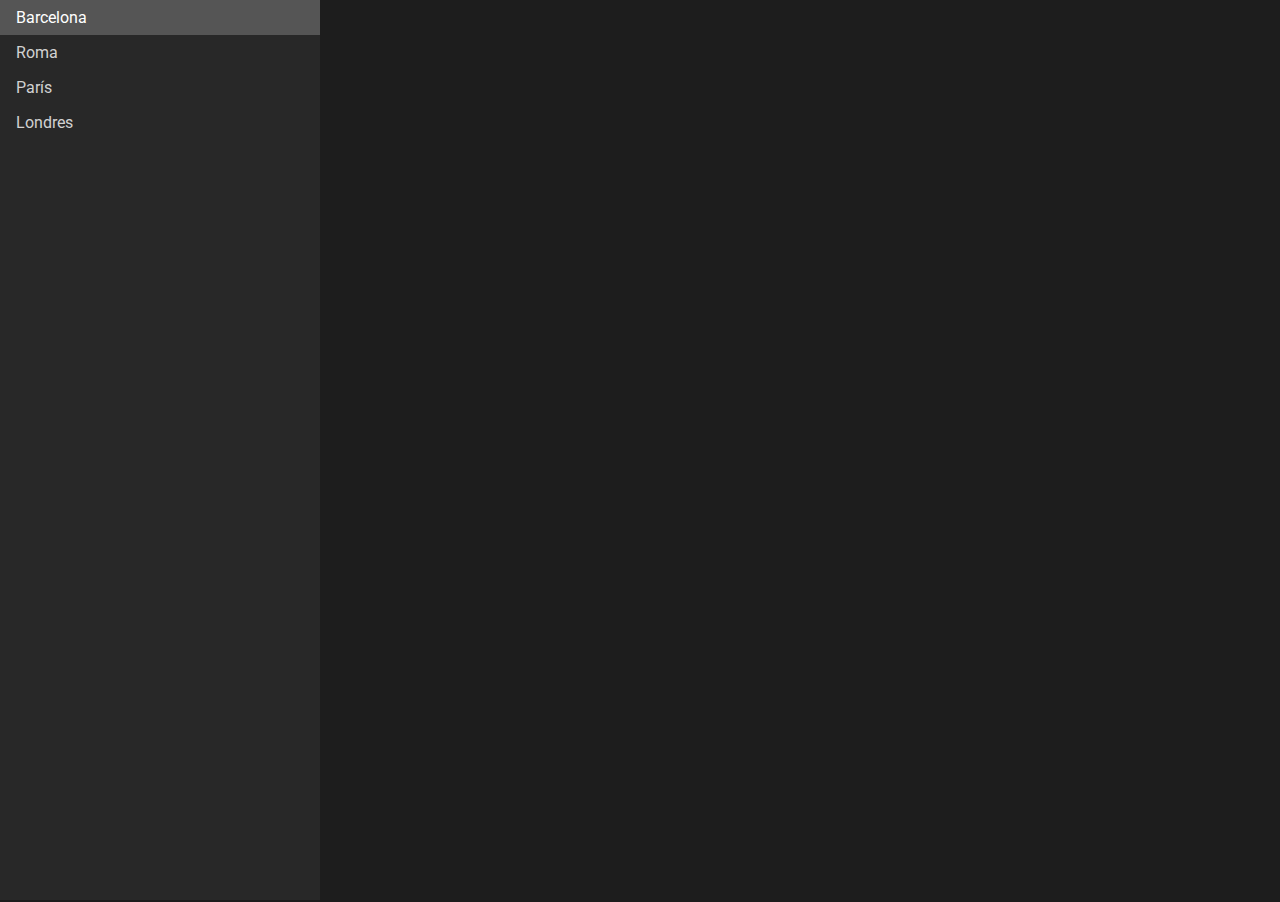
<file: aplicacion-venta-de-viajes-con-js/index.html>
<!DOCTYPE html>
<html lang="en">

<head>
    <meta charset="UTF-8">
    <meta http-equiv="X-UA-Compatible" content="IE=edge">
    <meta name="viewport" content="width=device-width, initial-scale=1.0">
    <link rel="stylesheet" href="css/style.css">
    <link rel="icon" href="images/icono.png" type="image/x-icon">
    <link rel="preconnect" href="https://fonts.googleapis.com">
    <link rel="preconnect" href="https://fonts.gstatic.com" crossorigin>
    <link href="https://fonts.googleapis.com/css2?family=Roboto:ital,wght@0,400;1,100&display=swap" rel="stylesheet">
    <title>Navegación con Javascript</title>
</head>

<body>
    <div>
        <ul class="listaDestinos">
            <li class="destino"><a class="linkDestino">Barcelona</a></li>
            <li class="destino"><a class="linkDestino">Roma</a></li>
            <li class="destino"><a class="linkDestino">París</a></li>
            <li class="destino"><a class="linkDestino">Londres</a></li>
        </ul>
    </div>

    <div class="contenedor">
        <h2 id="titulo"></h2>
        <h3 id="subtitulo"></h3>
        <p id="parrafo"></p>
        <div class="contenedorImagen">
            <img id="imagen" class="oculto">
        </div>
    </div>

    <script type="module" src="js/script.js"></script>
</body>

</html>
</file>
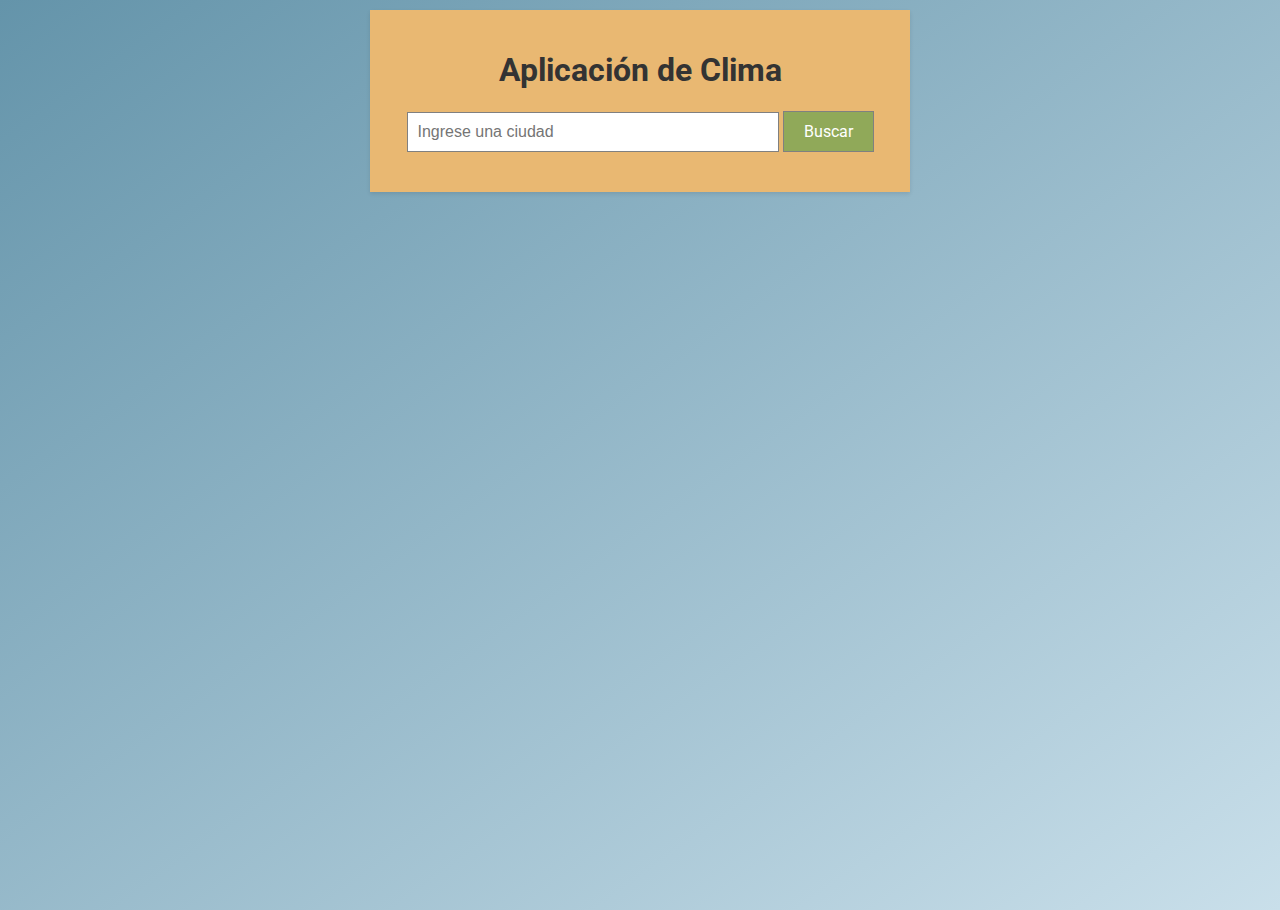
<file: app-clima-js/index.html>
<!DOCTYPE html>
<html lang="en">

<head>
  <meta charset="UTF-8">
  <meta http-equiv="X-UA-Compatible" content="IE=edge">
  <meta name="viewport" content="width=device-width, initial-scale=1.0">
  <link rel="stylesheet" href="css/style.css">
  <link rel="icon" href="images/icono.png" type="image/x-icon">
  <link rel="preconnect" href="https://fonts.googleapis.com">
  <link rel="preconnect" href="https://fonts.gstatic.com" crossorigin>
  <link href="https://fonts.googleapis.com/css2?family=Roboto:ital,wght@0,400;1,100&display=swap" rel="stylesheet">
  <title>Aplicación del Clima</title>
</head>

<body>
  <div class="contenedor">
    <h1>Aplicación de Clima</h1>
    <input type="text" id="ciudadEntrada" placeholder="Ingrese una ciudad">
    <button id="botonBusqueda">Buscar</button>
    <div id="datosClima"></div>
  </div>
  <script src="js/script.js"></script>
</body>

</html>
</file>
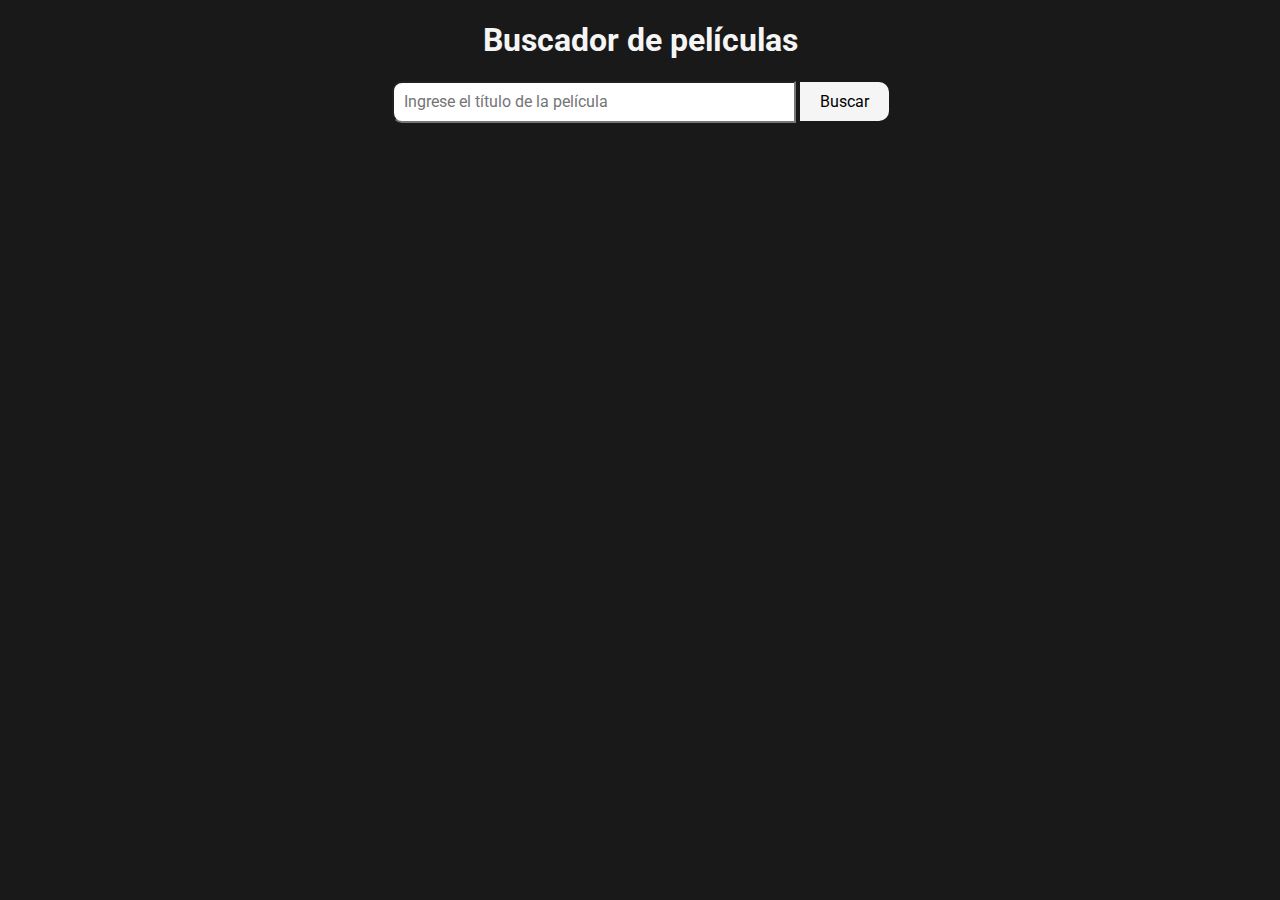
<file: app-peliculas-js/index.html>
<!DOCTYPE html>
<html lang="en">

<head>
  <meta charset="UTF-8">
  <meta http-equiv="X-UA-Compatible" content="IE=edge">
  <meta name="viewport" content="width=device-width, initial-scale=1.0">
  <link rel="stylesheet" href="css/style.css">
  <link rel="icon" href="images/icono.jpg" type="image/x-icon">
  <link rel="preconnect" href="https://fonts.googleapis.com">
  <link rel="preconnect" href="https://fonts.gstatic.com" crossorigin>
  <link href="https://fonts.googleapis.com/css2?family=Roboto:ital,wght@0,400;1,100&display=swap" rel="stylesheet">
  <title>Buscador de películas</title>
</head>

<body>
  <div class="container">
    <h1>Buscador de películas</h1>
    <input type="text" id="searchInput" placeholder="Ingrese el título de la película">
    <button id="searchButton">Buscar</button>
    <div id="results"></div>
  </div>

  <script src="js/script.js"></script>
</body>

</html>
</file>
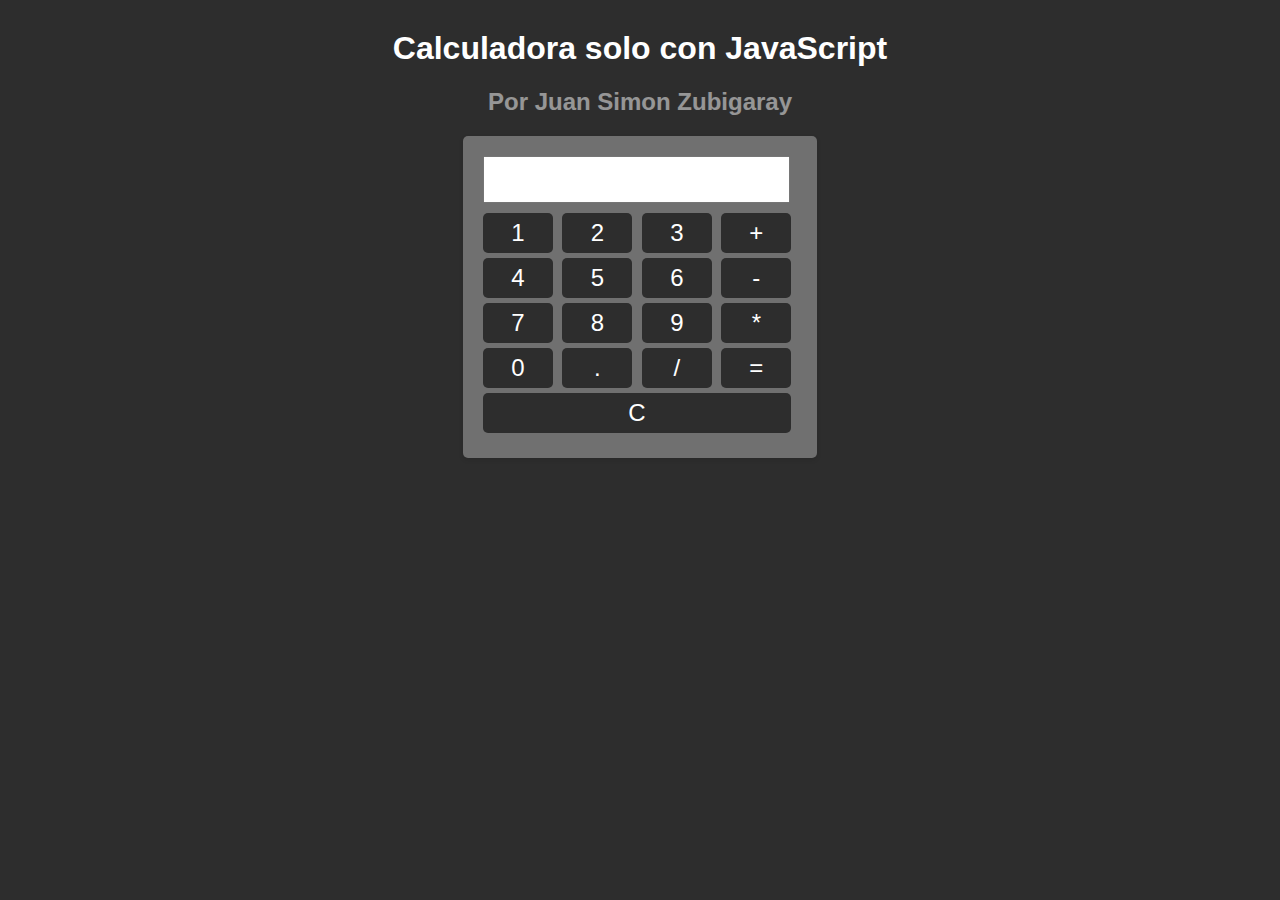
<file: calculadora-solo-con-js/index.html>
<!DOCTYPE html>
<html lang="en">

<head>
    <meta charset="UTF-8">
    <meta http-equiv="X-UA-Compatible" content="IE=edge">
    <meta name="viewport" content="width=device-width, initial-scale=1.0">
    <title>Calculadora</title>
    <link rel="icon" href="images/icono.png" type="image/x-icon">
    <link rel="stylesheet" href="css/style.css">
    <link rel="preconnect" href="https://fonts.googleapis.com">
    <link rel="preconnect" href="https://fonts.gstatic.com" crossorigin>
    <link href="https://fonts.googleapis.com/css2?family=Roboto:ital,wght@0,400;1,100&display=swap" rel="stylesheet">
</head>

<body>
    <h1>Calculadora solo con JavaScript</h1>
    <h2>Por Juan Simon Zubigaray</h2>
    <div class="calculadora">
        <input type="text" id="pantalla" readonly>
        <br>
        <input type="button" value="1" class="btn-num">
        <input type="button" value="2" class="btn-num">
        <input type="button" value="3" class="btn-num">
        <input type="button" value="+" class="btn-num">
        <br>
        <input type="button" value="4" class="btn-num">
        <input type="button" value="5" class="btn-num">
        <input type="button" value="6" class="btn-num">
        <input type="button" value="-" class="btn-num">
        <br>
        <input type="button" value="7" class="btn-num">
        <input type="button" value="8" class="btn-num">
        <input type="button" value="9" class="btn-num">
        <input type="button" value="*" class="btn-num">
        <br>
        <input type="button" value="0" class="btn-num">
        <input type="button" value="." class="btn-num">
        <input type="button" value="/" class="btn-num">
        <input type="button" value="=" class="btn-calc">
        <br>
        <input type="button" value="C" class="btn-rein">
    </div>

    <script src="js/script.js"></script>
</body>

</html>
</file>
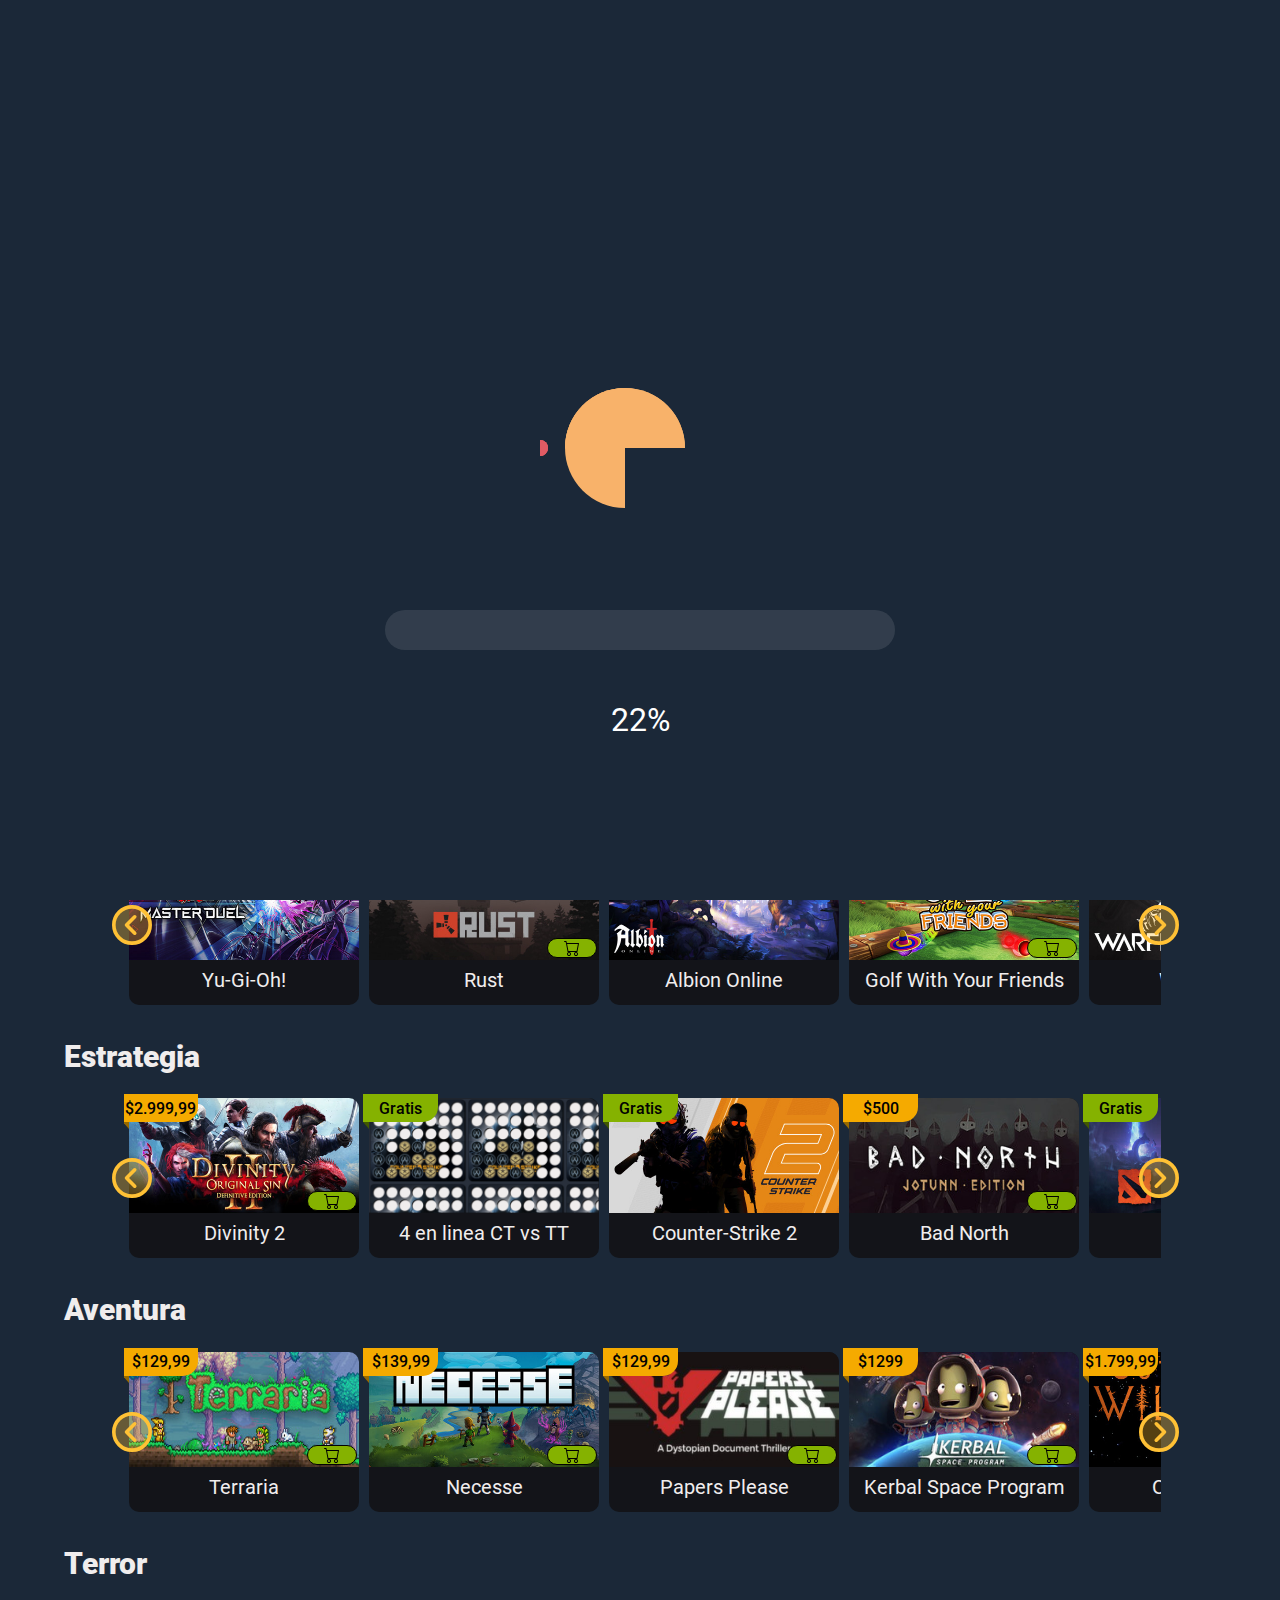
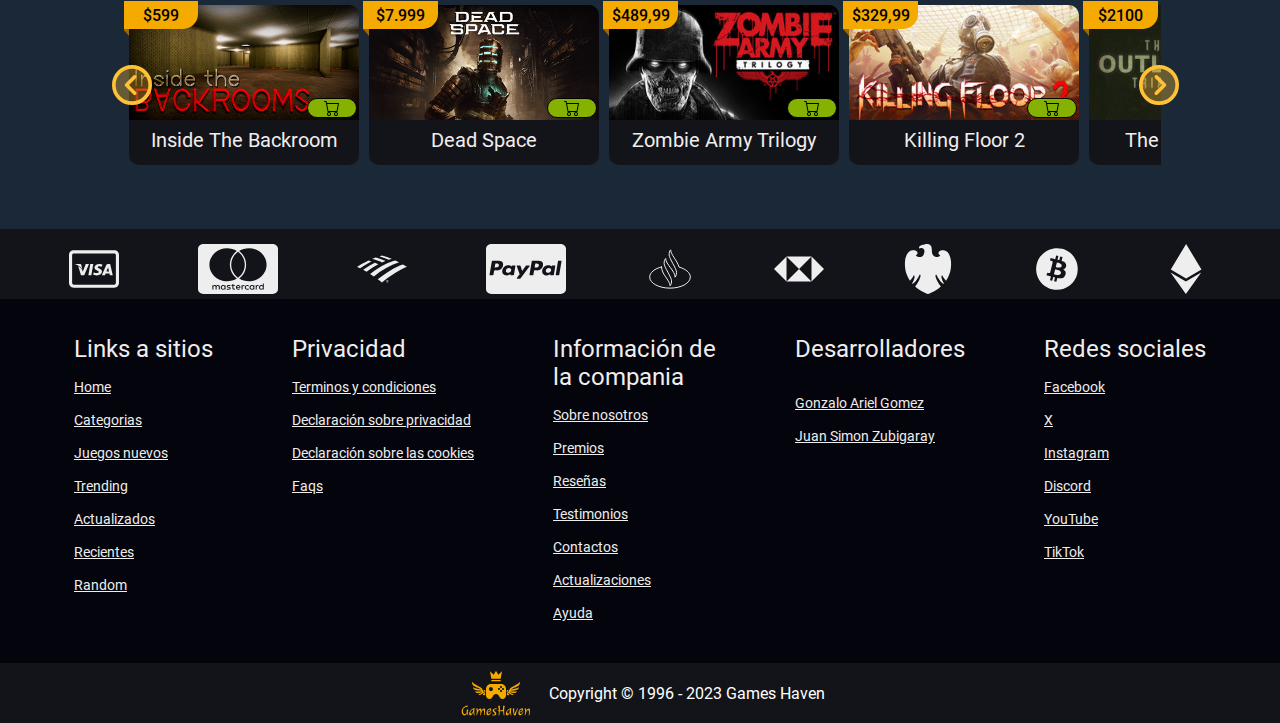
<file: GamesHaven/index.html>
<!DOCTYPE html>
<html lang="en">

<head>
    <meta charset="UTF-8">
    <meta name="viewport" content="width=device-width, initial-scale=1.0">
    <title>GamesHaven</title>
    <link rel="stylesheet" href="css/style.css">
    <link rel="icon" href="images/icons/Favicon.png" type="png">
</head>

<body>
    <div class="overlay">
        <div class="contenedor-spinner">
            <div class="loadingio-spinner-bean-eater-2c1bqqrcco2">
                <div class="ldio-czz9f8mv5u">
                    <div>
                        <div></div>
                        <div></div>
                        <div></div>
                    </div>
                    <div>
                        <div></div>
                        <div></div>
                        <div></div>
                    </div>
                </div>
            </div>

        </div>

        <div class="contenedor-barra">
            <div class="progress">
                <div class="progress-value"></div>
            </div>
        </div>

        <div class="loader-container">
            <div class="percentage" id="percentage">0%</div>
        </div>
    </div>
    <header class="headerMobile">
        <nav class="menu-hamburguesa">
            <input type="checkbox" class="toggler">
            <div class="hamburger">
                <div></div>
            </div>
            <div class="menu">
                <div>
                    <ul>
                        <li class="sombraMenu"><img src="images/icons/ico-accion.svg" alt="accion"><a href='#accion'
                                class="menuCategoria">Accion</a></li>
                        <li class="sombraMenu"><img src="images/icons/ico-multijugador.svg" alt="multijugador"><a
                                href='#multijugador' class="menuCategoria">Multijugador</a></li>
                        <li class="sombraMenu"><img src="images/icons/ico-estrategia.svg" alt="estrategia"><a
                                href='#estrategia' class="menuCategoria">Estrategia</a></li>
                        <li class="sombraMenu"><img src="images/icons/ico-aventura.svg" alt="aventura"><a
                                href='#aventura' class="menuCategoria">Aventura</a></li>
                        <li class="sombraMenu"><img src="images/icons/ico-terror.svg" alt="terror"><a href='#terror'
                                class="menuCategoria">Terror</a></li>
                    </ul>
                </div>
            </div>
        </nav>

        <!--Fin Menu Hamburguesa -->
        <a href="index.html">
            <img class="iconoLogo" src="images/icons/PaginaLogo.svg" alt="icono" id="logo-pagina">
        </a>



        <nav>
            <ul class="menuUsuario">
                <li> <button>
                        <img src="images/icons/lupaBlanca.svg" alt="Lupa" id="lupa" class="lupa iconoHeader">
                    </button>

                </li>
                <li> <img src="images/icons/bi_cart-check.svg" alt="carrito" id="carrito" class="carrito iconoHeader">
                </li>
                <li>
                    <img src="images/icons/mdi_bell.svg" alt="notificaciones" id="notificaciones"
                        class="notificaciones iconoHeader">
                </li>

                <li>
                    <img src="images/icons/tdesign_user.svg" alt="perfil" id="perfil" class="perfil iconoHeader">
                </li>
            </ul>
        </nav>
        <div class="contenedorBarraBusqueda">
            <input type="text" name="" class="barra-busqueda" placeholder="Busca tu juego!">
        </div>
    </header>
    <div class="headerDesktop">
        <header>
            <nav class="menu-hamburguesa">
                <input type="checkbox" class="toggler">
                <div class="hamburger">
                    <div></div>
                </div>
                <div class="menu">
                    <div>
                        <ul>
                            <li class="sombraMenu"><img src="images/icons/ico-accion.svg" alt="accion"><a href='#accion'
                                    class="menuCategoria">Accion</a></li>
                            <li class="sombraMenu"><img src="images/icons/ico-multijugador.svg" alt="multijugador"><a
                                    href='#multijugador' class="menuCategoria">Multijugador</a></li>
                            <li class="sombraMenu"><img src="images/icons/ico-estrategia.svg" alt="estrategia"><a
                                    href='#estrategia' class="menuCategoria">Estrategia</a></li>
                            <li class="sombraMenu"><img src="images/icons/ico-aventura.svg" alt="aventura"><a
                                    href='#aventura' class="menuCategoria">Aventura</a></li>
                            <li class="sombraMenu"><img src="images/icons/ico-terror.svg" alt="terror"><a href='#terror'
                                    class="menuCategoria">Terror</a></li>
                        </ul>
                    </div>
                </div>
            </nav>

            <a href="index.html">
                <img class="icono" src="images/icons/PaginaLogo.svg" alt="icono" id="logo-pagina">
            </a>
            <div class="contenedorBusqueda">
                <img src="images/icons/Lupa.svg" alt="Lupa" id="lupa">
                <input type="text" name="" id="barra-busqueda" placeholder="Busca tu juego!">
            </div>

            <nav>

                <ul class="menuUsuario">
                    <li>
                        <button>
                            <img src="images/icons/bi_cart-check.svg" alt="carrito" id="carrito" class="carritoCart">

                        </button>
                    </li>
                    <li>
                        <img src="images/icons/mdi_bell.svg" alt="notificaciones" id="notificaciones">
                    </li>
                    <li>
                        <button>
                            <img src="images/icons/tdesign_user.svg" alt="perfil" id="perfil" class="desplegarPerfil">
                        </button>
                    </li>
                </ul>
            </nav>
            <div class="contenedorCart">
                <div class="shopping-cart">
                    <div class="shopping-cart-header">
                        <img src="images/icons/bi_cart-check.svg" alt="carrito">
                        <p class="badgeCart">3</p>
                        <div class="shopping-cart-total">
                            <p>Total: </p>
                            <p class="destacarPrecio"> $1.853,99</p>
                        </div>
                    </div> <!--end shopping-cart-header -->

                    <ul>
                        <li class="imgDetalles">
                            <img class="imgCart" src="images/carrusel/ZombieArmyTrilogy.jpg" alt="Zombie Army Trilogy">
                            <div class="detallesCart">
                                <p class="item-titulo">Zombie Army Trilogy</p>
                                <div class="precioEliminar">
                                    <p class="destacarPrecio">$489.99</p>
                                    <a class="eliminar">Eliminar</a>
                                </div>

                            </div>
                        </li>

                        <li class="imgDetalles">
                            <img class="imgCart" src="images/carrusel/InsideTheBackrooms.jpg"
                                alt="Inside The Backrooms">
                            <div class="detallesCart">
                                <p class="item-titulo">Inside The Backrooms</p>
                                <div class="precioEliminar">
                                    <p class="destacarPrecio">$599</p>
                                    <a class="eliminar">Eliminar</a>
                                </div>
                            </div>
                        </li>

                        <li class="imgDetalles">
                            <img class="imgCart" src="images/carrusel/Divinity 2.jpg" alt="Divinity Original Sin 2">
                            <div class="detallesCart">
                                <p class="item-titulo">Divinity Original Sin 2</p>
                                <div class="precioEliminar">
                                    <p class="destacarPrecio">$765</p>
                                    <a class="eliminar">Eliminar</a>
                                </div>
                            </div>
                        </li>
                    </ul>
                    <button class="btnComprar">Comprar</button>
                </div> <!--end shopping-cart -->
            </div> <!--end container -->

            <div class="desplegableUsuario">
                <ul class="listaUsuario">
                    <div class="shadowLi">


                        <li class="test12">
                            <img src="images/icons/mdi_user.svg" alt="perfil">
                            <a class="opcionesUsuario">Mi perfil</a>
                        </li>
                    </div>
                    <div class="shadowLi">
                        <li>
                            <img src="images/icons/uil_edit.svg" alt="editar">
                            <a class="opcionesUsuario">Editar perfil</a>
                        </li>
                    </div>
                    <div class="shadowLi">
                        <li>
                            <img src="images/icons/ph_configuracion.svg" alt="configuracion">
                            <a class="opcionesUsuario">Configuración</a>
                        </li>
                    </div>
                    <div class="shadowLi">
                        <li>
                            <img src="images/icons/mdi_cerrar-sesion.svg" alt="salir">

                            <a class="opcionesUsuario" href="login.html">Cerrar sesión</a>

                        </li>
                    </div>
                </ul>
            </div>

        </header>
    </div>

    <section>


        <!--Carrusel -->

        <div class="categoriaJuegos">


            <h2>Recomendados para ti</h2>
            <div class="carrusel-botones">
                <button type="button" id="prevBtn" data-carrusel="carrusel-recomendados" data-cards="card-recomendados"
                    data-index="0">
                    <img src="images/icons/LeftButton.svg" alt="Anterior" class="leftButton">
                </button>

                <div class="contenedor-carrusel">

                    <div class="carrusel carrusel-recomendados">
                        <div class="grandeConCuatro">
                            <a href="juego.html">
                                <div class="card-grande gratis card-recomendados">
                                    <div class="contenedorImagen-grande">
                                        <img src="images/carrusel/4enLineaCTvsTT.png" alt="4 en linea CT vs TT"
                                            class="imgJuego-grande">

                                        <div class="badge">
                                            <div class="badge-gratis-grande">
                                                <p class="textoBadge-grande">Gratis</p>
                                            </div>
                                            <div class="triangulo-gratis-grande"></div>
                                        </div>
                                    </div>
                                    <div class="tituloJuego-grande">
                                        <p>4 en linea CT vs TT</p>
                                    </div>
                                </div>
                            </a>

                            <div class="cuatroCards">
                                <div class="card pago card-recomendados">
                                    <div class="contenedorImagen">
                                        <img src="images/carrusel/Divinity 2.jpg" alt="Divinity Original Sin 2"
                                            class="imgJuego">
                                        <div class="badge">
                                            <div class="badge-pago">
                                                <p class="textoBadge">$2.999,99</p>
                                            </div>
                                            <div class="triangulo-pago"></div>
                                        </div>
                                        <div class="agregadoCarritoOculto">
                                            <img src="images/icons/bi_cart-checked-black.svg" alt="carrito"
                                                class="imgCarrito">
                                            <p>Agregado al carrito</p>
                                        </div>
                                        <button class="btnCarrito">
                                            <img src="images/icons/bi_cart-check-black.svg" alt="carrito"
                                                class="imgCarrito">
                                        </button>

                                    </div>
                                    <div class="tituloJuego">
                                        <p>Divinity Original Sin 2</p>
                                    </div>
                                </div>

                                <div class="card pago card-recomendados">
                                    <div class="contenedorImagen">
                                        <img src="images/carrusel/HalfLife2.jpg" alt="Half Life 2" class="imgJuego">
                                        <div class="badge">
                                            <div class="badge-pago">
                                                <p class="textoBadge">$765</p>
                                            </div>
                                            <div class="triangulo-pago"></div>
                                        </div>
                                        <div class="agregadoCarritoOculto">
                                            <img src="images/icons/bi_cart-checked-black.svg" alt="carrito"
                                                class="imgCarrito">
                                            <p>Agregado al carrito</p>
                                        </div>
                                        <button class="btnCarrito">
                                            <img src="images/icons/bi_cart-check-black.svg" alt="carrito"
                                                class="imgCarrito">
                                        </button>
                                    </div>
                                    <div class="tituloJuego">
                                        <p>Half Life 2</p>
                                    </div>
                                </div>

                                <div class="card pago card-recomendados">
                                    <div class="contenedorImagen">
                                        <img src="images/carrusel/SekiroShadowDieTwice.jpg" alt="Sekiro GOTY Edition"
                                            class="imgJuego">
                                        <div class="badge">
                                            <div class="badge-pago">
                                                <p class="textoBadge">$1299</p>
                                            </div>
                                            <div class="triangulo-pago"></div>
                                        </div>
                                        <div class="agregadoCarritoOculto">
                                            <img src="images/icons/bi_cart-checked-black.svg" alt="carrito"
                                                class="imgCarrito">
                                            <p>Agregado al carrito</p>
                                        </div>
                                        <button class="btnCarrito">
                                            <img src="images/icons/bi_cart-check-black.svg" alt="carrito"
                                                class="imgCarrito">
                                        </button>
                                    </div>
                                    <div class="tituloJuego">
                                        <p>Sekiro GOTY Edition</p>
                                    </div>
                                </div>

                                <div class="card pago card-recomendados">
                                    <div class="contenedorImagen">
                                        <img src="images/carrusel/DeadSpace.jpg" alt="Dead Space" class="imgJuego">
                                        <div class="badge">
                                            <div class="badge-pago">
                                                <p class="textoBadge">$7.999</p>
                                            </div>
                                            <div class="triangulo-pago"></div>
                                        </div>
                                        <div class="agregadoCarritoOculto">
                                            <img src="images/icons/bi_cart-checked-black.svg" alt="carrito"
                                                class="imgCarrito">
                                            <p>Agregado al carrito</p>
                                        </div>
                                        <button class="btnCarrito">
                                            <img src="images/icons/bi_cart-check-black.svg" alt="carrito"
                                                class="imgCarrito">
                                        </button>
                                    </div>
                                    <div class="tituloJuego">
                                        <p>Dead Space</p>
                                    </div>
                                </div>

                            </div>
                        </div>

                        <div class="grandeConCuatro">
                            <div class="pago card-recomendados card-grande">
                                <div class="contenedorImagen-grande">
                                    <img src="images/carrusel/ZombieArmyTrilogy.jpg" alt="Zombie Army Trilogy"
                                        class="imgJuego-grande">
                                    <div class="badge">
                                        <div class="badge-pago-grande">
                                            <p class="textoBadge-grande">$489,99</p>
                                        </div>
                                        <div class="triangulo-pago-grande"></div>
                                    </div>
                                    <div class="agregadoCarritoOculto">
                                        <img src="images/icons/bi_cart-checked-black.svg" alt="carrito"
                                            class="imgCarrito">
                                        <p>Agregado al carrito</p>
                                    </div>
                                    <button class="btnCarrito btnGrande">
                                        <img src="images/icons/bi_cart-check-black.svg" alt="carrito"
                                            class="imgCarritoGrande">
                                    </button>
                                </div>
                                <div class="tituloJuego-grande">
                                    <p>Zombie Army Trilogy</p>
                                </div>
                            </div>

                            <div class="cuatroCards">

                                <div class="card pago card-recomendados">
                                    <div class="contenedorImagen">
                                        <img src="images/carrusel/HuntTheNight.jpg" alt="Hunt The Night"
                                            class="imgJuego">
                                        <div class="badge">
                                            <div class="badge-pago">
                                                <p class="textoBadge">$1.400</p>
                                            </div>
                                            <div class="triangulo-pago"></div>
                                        </div>
                                        <div class="agregadoCarritoOculto">
                                            <img src="images/icons/bi_cart-checked-black.svg" alt="carrito"
                                                class="imgCarrito">
                                            <p>Agregado al carrito</p>
                                        </div>
                                        <button class="btnCarrito">
                                            <img src="images/icons/bi_cart-check-black.svg" alt="carrito"
                                                class="imgCarrito">
                                        </button>
                                    </div>
                                    <div class="tituloJuego">
                                        <p>Hunt The Night</p>
                                    </div>
                                </div>

                                <div class="card pago card-recomendados">
                                    <div class="contenedorImagen">
                                        <img src="images/carrusel/KillingFloor2.jpg" alt="Killing Floor 2"
                                            class="imgJuego">
                                        <div class="badge">
                                            <div class="badge-pago">
                                                <p class="textoBadge">$329,99</p>
                                            </div>
                                            <div class="triangulo-pago"></div>
                                        </div>
                                        <div class="agregadoCarritoOculto">
                                            <img src="images/icons/bi_cart-checked-black.svg" alt="carrito"
                                                class="imgCarrito">
                                            <p>Agregado al carrito</p>
                                        </div>
                                        <button class="btnCarrito">
                                            <img src="images/icons/bi_cart-check-black.svg" alt="carrito"
                                                class="imgCarrito">
                                        </button>
                                    </div>
                                    <div class="tituloJuego">
                                        <p>Killing Floor 2</p>
                                    </div>
                                </div>

                                <div class="card pago card-recomendados">
                                    <div class="contenedorImagen">
                                        <img src="images/carrusel/TitanFall2.jpg" alt="Titan Fall 2" class="imgJuego">
                                        <div class="badge">
                                            <div class="badge-pago">
                                                <p class="textoBadge">$1399</p>
                                            </div>
                                            <div class="triangulo-pago"></div>
                                        </div>
                                        <div class="agregadoCarritoOculto">
                                            <img src="images/icons/bi_cart-checked-black.svg" alt="carrito"
                                                class="imgCarrito">
                                            <p>Agregado al carrito</p>
                                        </div>
                                        <button class="btnCarrito">
                                            <img src="images/icons/bi_cart-check-black.svg" alt="carrito"
                                                class="imgCarrito">
                                        </button>
                                    </div>
                                    <div class="tituloJuego">
                                        <p>Titan Fall 2</p>
                                    </div>
                                </div>

                                <div class="card pago card-recomendados">
                                    <div class="contenedorImagen">
                                        <img src="images/carrusel/VampireSurvivors.jpg" alt="Vampire Survivors"
                                            class="imgJuego">
                                        <div class="badge">
                                            <div class="badge-pago">
                                                <p class="textoBadge">$299</p>
                                            </div>
                                            <div class="triangulo-pago"></div>
                                        </div>
                                        <div class="agregadoCarritoOculto">
                                            <img src="images/icons/bi_cart-checked-black.svg" alt="carrito"
                                                class="imgCarrito">
                                            <p>Agregado al carrito</p>
                                        </div>
                                        <button class="btnCarrito">
                                            <img src="images/icons/bi_cart-check-black.svg" alt="carrito"
                                                class="imgCarrito">
                                        </button>
                                    </div>
                                    <div class="tituloJuego">
                                        <p>Vampire Survivors</p>
                                    </div>
                                </div>
                            </div>
                        </div>


                        <div class="grandeConCuatro">

                            <div class="pago card-recomendados card-grande">
                                <div class="contenedorImagen-grande">
                                    <img src="images/carrusel/RedDeadRedemption2.jpg" alt="Red Dead Redemption 2"
                                        class="imgJuego-grande">
                                    <div class="badge">
                                        <div class="badge-pago-grande">
                                            <p class="textoBadge-grande">$3.728,67</p>
                                        </div>
                                        <div class="triangulo-pago-grande"></div>
                                    </div>
                                    <div class="agregadoCarritoOculto">
                                        <img src="images/icons/bi_cart-checked-black.svg" alt="carrito"
                                            class="imgCarrito">
                                        <p>Agregado al carrito</p>
                                    </div>
                                    <button class="btnCarrito btnGrande">
                                        <img src="images/icons/bi_cart-check-black.svg" alt="carrito"
                                            class="imgCarritoGrande">
                                    </button>
                                </div>
                                <div class="tituloJuego-grande">
                                    <p>Red Dead Redemption 2</p>
                                </div>
                            </div>

                            <div class="cuatroCards">

                                <div class="card pago card-recomendados">
                                    <div class="contenedorImagen">
                                        <img src="images/carrusel/Papers Please.jpg" alt="Papers Please"
                                            class="imgJuego">
                                        <div class="badge">
                                            <div class="badge-pago">
                                                <p class="textoBadge">$129,99</p>
                                            </div>
                                            <div class="triangulo-pago"></div>
                                        </div>
                                        <div class="agregadoCarritoOculto">
                                            <img src="images/icons/bi_cart-checked-black.svg" alt="carrito"
                                                class="imgCarrito">
                                            <p>Agregado al carrito</p>
                                        </div>
                                        <button class="btnCarrito">
                                            <img src="images/icons/bi_cart-check-black.svg" alt="carrito"
                                                class="imgCarrito">
                                        </button>
                                    </div>
                                    <div class="tituloJuego">
                                        <p>Papers Please</p>
                                    </div>
                                </div>
                                <div class="card pago card-recomendados">
                                    <div class="contenedorImagen">
                                        <img src="images/carrusel/TheWitcher3.jpg" alt="Killing Floor 2"
                                            class="imgJuego">
                                        <div class="badge">
                                            <div class="badge-pago">
                                                <p class="textoBadge">$6699</p>
                                            </div>
                                            <div class="triangulo-pago"></div>
                                        </div>
                                        <div class="agregadoCarritoOculto">
                                            <img src="images/icons/bi_cart-checked-black.svg" alt="carrito"
                                                class="imgCarrito">
                                            <p>Agregado al carrito</p>
                                        </div>
                                        <button class="btnCarrito">
                                            <img src="images/icons/bi_cart-check-black.svg" alt="carrito"
                                                class="imgCarrito">
                                        </button>
                                    </div>
                                    <div class="tituloJuego">
                                        <p>The Witcher 3: Wild Hunt</p>
                                    </div>
                                </div>

                                <div class="card gratis card-recomendados">
                                    <div class="contenedorImagen">
                                        <img src="images/carrusel/TheSims4.jpg" alt="The Sims 4" class="imgJuego">

                                        <div class="badge">
                                            <div class="badge-gratis">
                                                <p class="textoBadge">Gratis</p>
                                            </div>
                                            <div class="triangulo-gratis"></div>
                                        </div>
                                    </div>
                                    <div class="tituloJuego">
                                        <p>The Sims 4</p>
                                    </div>
                                </div>

                                <div class="card pago card-recomendados">
                                    <div class="contenedorImagen">
                                        <img src="images/carrusel/Skyrim.jpg" alt="Skyrim" class="imgJuego">
                                        <div class="badge">
                                            <div class="badge-pago">
                                                <p class="textoBadge">$6.999,99</p>
                                            </div>
                                            <div class="triangulo-pago"></div>
                                        </div>
                                        <div class="agregadoCarritoOculto">
                                            <img src="images/icons/bi_cart-checked-black.svg" alt="carrito"
                                                class="imgCarrito">
                                            <p>Agregado al carrito</p>
                                        </div>
                                        <button class="btnCarrito">
                                            <img src="images/icons/bi_cart-check-black.svg" alt="carrito"
                                                class="imgCarrito">
                                        </button>
                                    </div>
                                    <div class="tituloJuego">
                                        <p>Skyrim</p>
                                    </div>
                                </div>
                            </div>
                        </div>

                    </div>

                </div>
                <button type="button" id="nextBtn" data-carrusel="carrusel-recomendados" data-cards="card-recomendados"
                    data-index="0">
                    <img src="images/icons/RightButton.svg" alt="Siguiente" class="rightButton">
                </button>
            </div>
        </div>

        <div class="categoriaJuegos">
            <h2 id="accion">Acción</h2>
            <div class="carrusel-botones">
                <button type="button" id="prevBtn" data-carrusel="carrusel-accion" data-cards="card-accion"
                    data-index="0">
                    <img src="images/icons/LeftButton.svg" alt="Anterior" class="leftButton">
                </button>
                <div class="contenedor-carrusel">

                    <div class="carrusel carrusel-accion">

                        <div class="card pago card-accion">
                            <div class="contenedorImagen">
                                <img src="images/carrusel/ZombieArmyTrilogy.jpg" alt="Zombie Army Trilogy"
                                    class="imgJuego">
                                <div class="badge">
                                    <div class="badge-pago">
                                        <p class="textoBadge">$489,99</p>
                                    </div>
                                    <div class="triangulo-pago"></div>
                                </div>
                                <div class="agregadoCarritoOculto">
                                    <img src="images/icons/bi_cart-checked-black.svg" alt="carrito" class="imgCarrito">
                                    <p>Agregado al carrito</p>
                                </div>
                                <button class="btnCarrito">
                                    <img src="images/icons/bi_cart-check-black.svg" alt="carrito" class="imgCarrito">
                                </button>
                            </div>
                            <div class="tituloJuego">
                                <p>Zombie Army Trilogy</p>
                            </div>
                        </div>

                        <div class="card pago card-accion">
                            <div class="contenedorImagen">
                                <img src="images/carrusel/Divinity 2.jpg" alt="Divinity Original Sin 2"
                                    class="imgJuego">
                                <div class="badge">
                                    <div class="badge-pago">
                                        <p class="textoBadge">$2.999,99</p>
                                    </div>
                                    <div class="triangulo-pago"></div>
                                </div>
                                <div class="agregadoCarritoOculto">
                                    <img src="images/icons/bi_cart-checked-black.svg" alt="carrito" class="imgCarrito">
                                    <p>Agregado al carrito</p>
                                </div>
                                <button class="btnCarrito">
                                    <img src="images/icons/bi_cart-check-black.svg" alt="carrito" class="imgCarrito">
                                </button>
                            </div>
                            <div class="tituloJuego">
                                <p>Divinity Original Sin 2</p>
                            </div>
                        </div>

                        <div class="card pago card-accion">
                            <div class="contenedorImagen">
                                <img src="images/carrusel/HalfLife2.jpg" alt="Half Life 2" class="imgJuego">
                                <div class="badge">
                                    <div class="badge-pago">
                                        <p class="textoBadge">$765</p>
                                    </div>
                                    <div class="triangulo-pago"></div>
                                </div>
                                <div class="agregadoCarritoOculto">
                                    <img src="images/icons/bi_cart-checked-black.svg" alt="carrito" class="imgCarrito">
                                    <p>Agregado al carrito</p>
                                </div>
                                <button class="btnCarrito">
                                    <img src="images/icons/bi_cart-check-black.svg" alt="carrito" class="imgCarrito">
                                </button>
                            </div>
                            <div class="tituloJuego">
                                <p>Half Life 2</p>
                            </div>
                        </div>

                        <div class="card pago card-accion">
                            <div class="contenedorImagen">
                                <img src="images/carrusel/SekiroShadowDieTwice.jpg" alt="Sekiro GOTY Edition"
                                    class="imgJuego">
                                <div class="badge">
                                    <div class="badge-pago">
                                        <p class="textoBadge">$1299</p>
                                    </div>
                                    <div class="triangulo-pago"></div>
                                </div>
                                <div class="agregadoCarritoOculto">
                                    <img src="images/icons/bi_cart-checked-black.svg" alt="carrito" class="imgCarrito">
                                    <p>Agregado al carrito</p>
                                </div>
                                <button class="btnCarrito">
                                    <img src="images/icons/bi_cart-check-black.svg" alt="carrito" class="imgCarrito">
                                </button>
                            </div>
                            <div class="tituloJuego">
                                <p>Sekiro GOTY Edition</p>
                            </div>
                        </div>

                        <div class="card pago card-accion">
                            <div class="contenedorImagen">
                                <img src="images/carrusel/DeadSpace.jpg" alt="Dead Space" class="imgJuego">
                                <div class="badge">
                                    <div class="badge-pago">
                                        <p class="textoBadge">$7.999</p>
                                    </div>
                                    <div class="triangulo-pago"></div>
                                </div>
                                <div class="agregadoCarritoOculto">
                                    <img src="images/icons/bi_cart-checked-black.svg" alt="carrito" class="imgCarrito">
                                    <p>Agregado al carrito</p>
                                </div>
                                <button class="btnCarrito">
                                    <img src="images/icons/bi_cart-check-black.svg" alt="carrito" class="imgCarrito">
                                </button>
                            </div>
                            <div class="tituloJuego">
                                <p>Dead Space</p>
                            </div>
                        </div>

                        <div class="card pago card-accion">
                            <div class="contenedorImagen">
                                <img src="images/carrusel/HuntTheNight.jpg" alt="Hunt The Night" class="imgJuego">
                                <div class="badge">
                                    <div class="badge-pago">
                                        <p class="textoBadge">$1.400</p>
                                    </div>
                                    <div class="triangulo-pago"></div>
                                </div>
                                <div class="agregadoCarritoOculto">
                                    <img src="images/icons/bi_cart-checked-black.svg" alt="carrito" class="imgCarrito">
                                    <p>Agregado al carrito</p>
                                </div>
                                <button class="btnCarrito">
                                    <img src="images/icons/bi_cart-check-black.svg" alt="carrito" class="imgCarrito">
                                </button>
                            </div>
                            <div class="tituloJuego">
                                <p>Hunt The Night</p>
                            </div>
                        </div>

                        <div class="card pago card-accion">
                            <div class="contenedorImagen">
                                <img src="images/carrusel/KillingFloor2.jpg" alt="Killing Floor 2" class="imgJuego">
                                <div class="badge">
                                    <div class="badge-pago">
                                        <p class="textoBadge">$329,99</p>
                                    </div>
                                    <div class="triangulo-pago"></div>
                                </div>
                                <div class="agregadoCarritoOculto">
                                    <img src="images/icons/bi_cart-checked-black.svg" alt="carrito" class="imgCarrito">
                                    <p>Agregado al carrito</p>
                                </div>
                                <button class="btnCarrito">
                                    <img src="images/icons/bi_cart-check-black.svg" alt="carrito" class="imgCarrito">
                                </button>
                            </div>
                            <div class="tituloJuego">
                                <p>Killing Floor 2</p>
                            </div>
                        </div>

                        <div class="card pago card-accion">
                            <div class="contenedorImagen">
                                <img src="images/carrusel/TitanFall2.jpg" alt="Titan Fall 2" class="imgJuego">
                                <div class="badge">
                                    <div class="badge-pago">
                                        <p class="textoBadge">$1399</p>
                                    </div>
                                    <div class="triangulo-pago"></div>
                                </div>
                                <div class="agregadoCarritoOculto">
                                    <img src="images/icons/bi_cart-checked-black.svg" alt="carrito" class="imgCarrito">
                                    <p>Agregado al carrito</p>
                                </div>
                                <button class="btnCarrito">
                                    <img src="images/icons/bi_cart-check-black.svg" alt="carrito" class="imgCarrito">
                                </button>
                            </div>
                            <div class="tituloJuego">
                                <p>Titan Fall 2</p>
                            </div>
                        </div>

                        <div class="card pago card-accion">
                            <div class="contenedorImagen">
                                <img src="images/carrusel/VampireSurvivors.jpg" alt="Vampire Survivors"
                                    class="imgJuego">
                                <div class="badge">
                                    <div class="badge-pago">
                                        <p class="textoBadge">$299</p>
                                    </div>
                                    <div class="triangulo-pago"></div>
                                </div>
                                <div class="agregadoCarritoOculto">
                                    <img src="images/icons/bi_cart-checked-black.svg" alt="carrito" class="imgCarrito">
                                    <p>Agregado al carrito</p>
                                </div>
                                <button class="btnCarrito">
                                    <img src="images/icons/bi_cart-check-black.svg" alt="carrito" class="imgCarrito">
                                </button>
                            </div>
                            <div class="tituloJuego">
                                <p>Vampire Survivors</p>
                            </div>
                        </div>

                    </div>



                </div>
                <button type="button" id="nextBtn" data-carrusel="carrusel-accion" data-cards="card-accion"
                    data-index="0">
                    <img src="images/icons/RightButton.svg" alt="Siguiente" class="rightButton">
                </button>
            </div>
        </div>
        <div class="categoriaJuegos">
            <h2 id="multijugador">Multijugador</h2>
            <div class="carrusel-botones">
                <button type="button" id="prevBtnMulti" data-carrusel="carrusel-multijugador"
                    data-cards="card-multijugador" data-index="0">
                    <img src="images/icons/LeftButton.svg" alt="Anterior" class="leftButton">
                </button>

                <div class="contenedor-carrusel">

                    <div class="carrusel carrusel-multijugador">

                        <div class="card gratis card-multijugador">
                            <div class="contenedorImagen">
                                <img src="images/carrusel/Yu-Gi-Oh!.jpg" alt="Yu-Gi-Oh!" class="imgJuego">

                                <div class="badge">
                                    <div class="badge-gratis">
                                        <p class="textoBadge">Gratis</p>
                                    </div>
                                    <div class="triangulo-gratis"></div>
                                </div>
                            </div>
                            <div class="tituloJuego">
                                <p>Yu-Gi-Oh!</p>
                            </div>
                        </div>

                        <div class="card pago card-multijugador">
                            <div class="contenedorImagen">
                                <img src="images/carrusel/Rust.jpg" alt="Rust" class="imgJuego">
                                <div class="badge">
                                    <div class="badge-pago">
                                        <p class="textoBadge">$3.950</p>
                                    </div>
                                    <div class="triangulo-pago"></div>
                                </div>
                                <div class="agregadoCarritoOculto">
                                    <img src="images/icons/bi_cart-checked-black.svg" alt="carrito" class="imgCarrito">
                                    <p>Agregado al carrito</p>
                                </div>
                                <button class="btnCarrito">
                                    <img src="images/icons/bi_cart-check-black.svg" alt="carrito" class="imgCarrito">
                                </button>
                            </div>
                            <div class="tituloJuego">
                                <p>Rust</p>
                            </div>
                        </div>

                        <div class="card gratis card-multijugador">
                            <div class="contenedorImagen">
                                <img src="images/carrusel/AlbionOnline.jpg" alt="Albion Online" class="imgJuego">

                                <div class="badge">
                                    <div class="badge-gratis">
                                        <p class="textoBadge">Gratis</p>
                                    </div>
                                    <div class="triangulo-gratis"></div>
                                </div>
                            </div>
                            <div class="tituloJuego">
                                <p>Albion Online</p>
                            </div>
                        </div>

                        <div class="card pago card-multijugador">
                            <div class="contenedorImagen">
                                <img src="images/carrusel/GolfWithFriends.jpg" alt="Golf With Your Friends"
                                    class="imgJuego">
                                <div class="badge">
                                    <div class="badge-pago">
                                        <p class="textoBadge">$749</p>
                                    </div>
                                    <div class="triangulo-pago"></div>
                                </div>
                                <div class="agregadoCarritoOculto">
                                    <img src="images/icons/bi_cart-checked-black.svg" alt="carrito" class="imgCarrito">
                                    <p>Agregado al carrito</p>
                                </div>
                                <button class="btnCarrito">
                                    <img src="images/icons/bi_cart-check-black.svg" alt="carrito" class="imgCarrito">
                                </button>
                            </div>
                            <div class="tituloJuego">
                                <p>Golf With Your Friends</p>
                            </div>
                        </div>

                        <div class="card gratis card-multijugador">
                            <div class="contenedorImagen">
                                <img src="images/carrusel/Warframe.jpg" alt="Warframe" class="imgJuego">

                                <div class="badge">
                                    <div class="badge-gratis">
                                        <p class="textoBadge">Gratis</p>
                                    </div>
                                    <div class="triangulo-gratis"></div>
                                </div>
                            </div>
                            <div class="tituloJuego">
                                <p>Warframe</p>
                            </div>
                        </div>

                        <div class="card gratis card-multijugador">
                            <div class="contenedorImagen">
                                <img src="images/carrusel/Destiny2.jpg" alt="Destiny 2" class="imgJuego">

                                <div class="badge">
                                    <div class="badge-gratis">
                                        <p class="textoBadge">Gratis</p>
                                    </div>
                                    <div class="triangulo-gratis"></div>
                                </div>
                            </div>
                            <div class="tituloJuego">
                                <p>Destiny 2</p>
                            </div>
                        </div>

                        <div class="card gratis card-multijugador">
                            <div class="contenedorImagen">
                                <img src="images/carrusel/Overwatch2.jpg" alt="OverWatch 2" class="imgJuego">

                                <div class="badge">
                                    <div class="badge-gratis">
                                        <p class="textoBadge">Gratis</p>
                                    </div>
                                    <div class="triangulo-gratis"></div>
                                </div>
                            </div>
                            <div class="tituloJuego">
                                <p>OverWatch 2</p>
                            </div>
                        </div>

                        <div class="card gratis card-multijugador">
                            <div class="contenedorImagen">
                                <img src="images/carrusel/TheLordOfTheRingsOnline.jpg"
                                    alt="The Lord Of The Rings Online" class="imgJuego">

                                <div class="badge">
                                    <div class="badge-gratis">
                                        <p class="textoBadge">Gratis</p>
                                    </div>
                                    <div class="triangulo-gratis"></div>
                                </div>
                            </div>
                            <div class="tituloJuego">
                                <p>Lord Of The Rings Online</p>
                            </div>
                        </div>

                        <div class="card gratis card-multijugador">
                            <div class="contenedorImagen">
                                <img src="images/carrusel/Dota2.jpg" alt="Dota 2" class="imgJuego">

                                <div class="badge">
                                    <div class="badge-gratis">
                                        <p class="textoBadge">Gratis</p>
                                    </div>
                                    <div class="triangulo-gratis"></div>
                                </div>
                            </div>
                            <div class="tituloJuego">
                                <p>Dota 2</p>
                            </div>
                        </div>

                        <div class="card gratis card-multijugador">
                            <div class="contenedorImagen">
                                <img src="images/carrusel/PathOfExile.jpg" alt="Path Of Exile" class="imgJuego">

                                <div class="badge">
                                    <div class="badge-gratis">
                                        <p class="textoBadge">Gratis</p>
                                    </div>
                                    <div class="triangulo-gratis"></div>
                                </div>
                            </div>
                            <div class="tituloJuego">
                                <p>Path Of Exile</p>
                            </div>
                        </div>

                        <div class="card gratis card-multijugador">
                            <div class="contenedorImagen">
                                <img src="images/carrusel/TeamFortress2.jpg" alt="Team Fortress 2" class="imgJuego">

                                <div class="badge">
                                    <div class="badge-gratis">
                                        <p class="textoBadge">Gratis</p>
                                    </div>
                                    <div class="triangulo-gratis"></div>
                                </div>
                            </div>
                            <div class="tituloJuego">
                                <p>Team Fortress 2</p>
                            </div>
                        </div>

                        <div class="card pago card-multijugador">
                            <div class="contenedorImagen">
                                <img src="images/carrusel/BlackDesert.jpg" alt="Black Desert" class="imgJuego">
                                <div class="badge">
                                    <div class="badge-pago">
                                        <p class="textoBadge">$312</p>
                                    </div>
                                    <div class="triangulo-pago"></div>
                                </div>
                                <div class="agregadoCarritoOculto">
                                    <img src="images/icons/bi_cart-checked-black.svg" alt="carrito" class="imgCarrito">
                                    <p>Agregado al carrito</p>
                                </div>
                                <button class="btnCarrito">
                                    <img src="images/icons/bi_cart-check-black.svg" alt="carrito" class="imgCarrito">
                                </button>
                            </div>
                            <div class="tituloJuego">
                                <p>Black Desert</p>
                            </div>
                        </div>

                        <div class="card gratis card-multijugador">
                            <div class="contenedorImagen">
                                <img src="images/carrusel/Counter-Strike 2.jpg" alt="Counter-Strike 2" class="imgJuego">

                                <div class="badge">
                                    <div class="badge-gratis">
                                        <p class="textoBadge">Gratis</p>
                                    </div>
                                    <div class="triangulo-gratis"></div>
                                </div>
                            </div>
                            <div class="tituloJuego">
                                <p>Counter-Strike 2</p>
                            </div>
                        </div>

                        <div class="card gratis card-multijugador">
                            <div class="contenedorImagen">
                                <img src="images/carrusel/RuneScape.jpg" alt="RuneScape" class="imgJuego">

                                <div class="badge">
                                    <div class="badge-gratis">
                                        <p class="textoBadge">Gratis</p>
                                    </div>
                                    <div class="triangulo-gratis"></div>
                                </div>
                            </div>
                            <div class="tituloJuego">
                                <p>RuneScape</p>
                            </div>
                        </div>

                    </div>

                </div>
                <button type="button" id="nextBtnMulti" data-carrusel="carrusel-multijugador"
                    data-cards="card-multijugador" data-index="0">
                    <img src="images/icons/RightButton.svg" alt="Siguiente" class="rightButton">
                </button>
            </div>
        </div>
        <div class="categoriaJuegos">

            <h2 id="estrategia">Estrategia</h2>

            <div class="carrusel-botones">
                <button type="button" id="prevBtn" data-carrusel="carrusel-estrategia" data-cards="card-estrategia"
                    data-index="0">
                    <img src="images/icons/LeftButton.svg" alt="Anterior" class="leftButton">
                </button>

                <div class="contenedor-carrusel">

                    <div class="carrusel carrusel-estrategia">

                        <div class="card pago card-estrategia">
                            <div class="contenedorImagen">
                                <img src="images/carrusel/Divinity 2.jpg" alt="Divinity 2" class="imgJuego">
                                <div class="badge">
                                    <div class="badge-pago">
                                        <p class="textoBadge">$2.999,99</p>
                                    </div>
                                    <div class="triangulo-pago"></div>
                                </div>
                                <div class="agregadoCarritoOculto">
                                    <img src="images/icons/bi_cart-checked-black.svg" alt="carrito" class="imgCarrito">
                                    <p>Agregado al carrito</p>
                                </div>
                                <button class="btnCarrito">
                                    <img src="images/icons/bi_cart-check-black.svg" alt="carrito" class="imgCarrito">
                                </button>
                            </div>
                            <div class="tituloJuego">
                                <p>Divinity 2</p>
                            </div>
                        </div>
                        <a href="/juego.html">
                            <div class="card gratis card-estrategia">
                                <div class="contenedorImagen">
                                    <img src="images/carrusel/4enLineaCTvsTT.png" alt="4 en linea CT vs TT"
                                        class="imgJuego">

                                    <div class="badge">
                                        <div class="badge-gratis">
                                            <p class="textoBadge">Gratis</p>
                                        </div>
                                        <div class="triangulo-gratis"></div>
                                    </div>
                                </div>
                                <div class="tituloJuego">
                                    <p>4 en linea CT vs TT</p>
                                </div>
                            </div>
                        </a>

                        <div class="card gratis card-estrategia">
                            <div class="contenedorImagen">
                                <img src="images/carrusel/Counter-Strike 2.jpg" alt="Counter-Strike 2" class="imgJuego">

                                <div class="badge">
                                    <div class="badge-gratis">
                                        <p class="textoBadge">Gratis</p>
                                    </div>
                                    <div class="triangulo-gratis"></div>
                                </div>
                            </div>
                            <div class="tituloJuego">
                                <p>Counter-Strike 2</p>
                            </div>
                        </div>

                        <div class="card pago card-estrategia">
                            <div class="contenedorImagen">
                                <img src="images/carrusel/BadNorth.jpg" alt="Bad North" class="imgJuego">
                                <div class="badge">
                                    <div class="badge-pago">
                                        <p class="textoBadge">$500</p>
                                    </div>
                                    <div class="triangulo-pago"></div>
                                </div>
                                <div class="agregadoCarritoOculto">
                                    <img src="images/icons/bi_cart-checked-black.svg" alt="carrito" class="imgCarrito">
                                    <p>Agregado al carrito</p>
                                </div>
                                <button class="btnCarrito">
                                    <img src="images/icons/bi_cart-check-black.svg" alt="carrito" class="imgCarrito">
                                </button>
                            </div>
                            <div class="tituloJuego">
                                <p>Bad North</p>
                            </div>
                        </div>

                        <div class="card gratis card-estrategia">
                            <div class="contenedorImagen">
                                <img src="images/carrusel/Dota2.jpg" alt="Dota 2" class="imgJuego">

                                <div class="badge">
                                    <div class="badge-gratis">
                                        <p class="textoBadge">Gratis</p>
                                    </div>
                                    <div class="triangulo-gratis"></div>
                                </div>
                            </div>
                            <div class="tituloJuego">
                                <p>Dota 2</p>
                            </div>
                        </div>

                        <div class="card gratis card-estrategia">
                            <div class="contenedorImagen">
                                <img src="images/carrusel/PathOfExile.jpg" alt="Path Of Exile" class="imgJuego">

                                <div class="badge">
                                    <div class="badge-gratis">
                                        <p class="textoBadge">Gratis</p>
                                    </div>
                                    <div class="triangulo-gratis"></div>
                                </div>
                            </div>
                            <div class="tituloJuego">
                                <p>Path Of Exile</p>
                            </div>
                        </div>


                        <div class="card gratis card-estrategia">
                            <div class="contenedorImagen">
                                <img src="images/carrusel/Overwatch2.jpg" alt="OverWatch 2" class="imgJuego">

                                <div class="badge">
                                    <div class="badge-gratis">
                                        <p class="textoBadge">Gratis</p>
                                    </div>
                                    <div class="triangulo-gratis"></div>
                                </div>
                            </div>
                            <div class="tituloJuego">
                                <p>OverWatch 2</p>
                            </div>
                        </div>

                        <div class="card gratis card-estrategia">
                            <div class="contenedorImagen">
                                <img src="images/carrusel/Yu-Gi-Oh!.jpg" alt="Yu-Gi-Oh!" class="imgJuego">

                                <div class="badge">
                                    <div class="badge-gratis">
                                        <p class="textoBadge">Gratis</p>
                                    </div>
                                    <div class="triangulo-gratis"></div>
                                </div>
                            </div>
                            <div class="tituloJuego">
                                <p>Yu-Gi-Oh!</p>
                            </div>
                        </div>

                        <div class="card gratis card-estrategia">
                            <div class="contenedorImagen">
                                <img src="images/carrusel/Warframe.jpg" alt="Warframe" class="imgJuego">

                                <div class="badge">
                                    <div class="badge-gratis">
                                        <p class="textoBadge">Gratis</p>
                                    </div>
                                    <div class="triangulo-gratis"></div>
                                </div>
                            </div>
                            <div class="tituloJuego">
                                <p>Warframe</p>
                            </div>
                        </div>

                    </div>

                </div>
                <button type="button" id="nextBtn" data-carrusel="carrusel-estrategia" data-cards="card-estrategia"
                    data-index="0">
                    <img src="images/icons/RightButton.svg" alt="Siguiente" class="rightButton">
                </button>
            </div>

        </div>
        <div class="categoriaJuegos">
            <h2 id="aventura">Aventura</h2>

            <div class="carrusel-botones">
                <button type="button" id="prevBtn" data-carrusel="carrusel-aventura" data-cards="card-aventura"
                    data-index="0">
                    <img src="images/icons/LeftButton.svg" alt="Anterior" class="leftButton">
                </button>

                <div class="contenedor-carrusel">

                    <div class="carrusel carrusel-aventura">

                        <div class="card pago card-aventura">
                            <div class="contenedorImagen">
                                <img src="images/carrusel/Terraria.jpg" alt="Terraria" class="imgJuego">
                                <div class="badge">
                                    <div class="badge-pago">
                                        <p class="textoBadge">$129,99</p>
                                    </div>
                                    <div class="triangulo-pago"></div>
                                </div>
                                <div class="agregadoCarritoOculto">
                                    <img src="images/icons/bi_cart-checked-black.svg" alt="carrito" class="imgCarrito">
                                    <p>Agregado al carrito</p>
                                </div>
                                <button class="btnCarrito">
                                    <img src="images/icons/bi_cart-check-black.svg" alt="carrito" class="imgCarrito">
                                </button>
                            </div>
                            <div class="tituloJuego">
                                <p>Terraria</p>
                            </div>
                        </div>

                        <div class="card pago card-aventura">
                            <div class="contenedorImagen">
                                <img src="images/carrusel/Neccese.jpg" alt="Necesse" class="imgJuego">
                                <div class="badge">
                                    <div class="badge-pago">
                                        <p class="textoBadge">$139,99</p>
                                    </div>
                                    <div class="triangulo-pago"></div>
                                </div>
                                <div class="agregadoCarritoOculto">
                                    <img src="images/icons/bi_cart-checked-black.svg" alt="carrito" class="imgCarrito">
                                    <p>Agregado al carrito</p>
                                </div>
                                <button class="btnCarrito">
                                    <img src="images/icons/bi_cart-check-black.svg" alt="carrito" class="imgCarrito">
                                </button>
                            </div>
                            <div class="tituloJuego">
                                <p>Necesse</p>
                            </div>
                        </div>

                        <div class="card pago card-aventura">
                            <div class="contenedorImagen">
                                <img src="images/carrusel/Papers Please.jpg" alt="Papers Please" class="imgJuego">
                                <div class="badge">
                                    <div class="badge-pago">
                                        <p class="textoBadge">$129,99</p>
                                    </div>
                                    <div class="triangulo-pago"></div>
                                </div>
                                <div class="agregadoCarritoOculto">
                                    <img src="images/icons/bi_cart-checked-black.svg" alt="carrito" class="imgCarrito">
                                    <p>Agregado al carrito</p>
                                </div>
                                <button class="btnCarrito">
                                    <img src="images/icons/bi_cart-check-black.svg" alt="carrito" class="imgCarrito">
                                </button>
                            </div>
                            <div class="tituloJuego">
                                <p>Papers Please</p>
                            </div>
                        </div>

                        <div class="card pago card-aventura">
                            <div class="contenedorImagen">
                                <img src="images/carrusel/KerbalSpaceProgram.jpg" alt="Kerbal Space Program"
                                    class="imgJuego">
                                <div class="badge">
                                    <div class="badge-pago">
                                        <p class="textoBadge">$1299</p>
                                    </div>
                                    <div class="triangulo-pago"></div>
                                </div>
                                <div class="agregadoCarritoOculto">
                                    <img src="images/icons/bi_cart-checked-black.svg" alt="carrito" class="imgCarrito">
                                    <p>Agregado al carrito</p>
                                </div>
                                <button class="btnCarrito">
                                    <img src="images/icons/bi_cart-check-black.svg" alt="carrito" class="imgCarrito">
                                </button>
                            </div>
                            <div class="tituloJuego">
                                <p>Kerbal Space Program</p>
                            </div>
                        </div>

                        <div class="card pago card-aventura">
                            <div class="contenedorImagen">
                                <img src="images/carrusel/OuterWilds.jpg" alt="Outer Wilds" class="imgJuego">
                                <div class="badge">
                                    <div class="badge-pago">
                                        <p class="textoBadge">$1.799,99</p>
                                    </div>
                                    <div class="triangulo-pago"></div>
                                </div>
                                <div class="agregadoCarritoOculto">
                                    <img src="images/icons/bi_cart-checked-black.svg" alt="carrito" class="imgCarrito">
                                    <p>Agregado al carrito</p>
                                </div>
                                <button class="btnCarrito">
                                    <img src="images/icons/bi_cart-check-black.svg" alt="carrito" class="imgCarrito">
                                </button>

                            </div>
                            <div class="tituloJuego">
                                <p>Outer Wilds</p>
                            </div>
                        </div>

                        <div class="card pago card-aventura">
                            <div class="contenedorImagen">
                                <img src="images/carrusel/RedDeadRedemption2.jpg" alt="Red Dead Redemption 2"
                                    class="imgJuego">
                                <div class="badge">
                                    <div class="badge-pago">
                                        <p class="textoBadge">$3.728,67</p>
                                    </div>
                                    <div class="triangulo-pago"></div>
                                </div>
                                <div class="agregadoCarritoOculto">
                                    <img src="images/icons/bi_cart-checked-black.svg" alt="carrito" class="imgCarrito">
                                    <p>Agregado al carrito</p>
                                </div>
                                <button class="btnCarrito">
                                    <img src="images/icons/bi_cart-check-black.svg" alt="carrito" class="imgCarrito">
                                </button>
                            </div>
                            <div class="tituloJuego">
                                <p>Red Dead Redemption 2</p>
                            </div>
                        </div>

                        <div class="card pago card-aventura">
                            <div class="contenedorImagen">
                                <img src="images/carrusel/TheWitcher3.jpg" alt="Killing Floor 2" class="imgJuego">
                                <div class="badge">
                                    <div class="badge-pago">
                                        <p class="textoBadge">$6699</p>
                                    </div>
                                    <div class="triangulo-pago"></div>
                                </div>
                                <div class="agregadoCarritoOculto">
                                    <img src="images/icons/bi_cart-checked-black.svg" alt="carrito" class="imgCarrito">
                                    <p>Agregado al carrito</p>
                                </div>
                                <button class="btnCarrito">
                                    <img src="images/icons/bi_cart-check-black.svg" alt="carrito" class="imgCarrito">
                                </button>
                            </div>
                            <div class="tituloJuego">
                                <p>The Witcher 3: Wild Hunt</p>
                            </div>
                        </div>

                        <div class="card gratis card-aventura">
                            <div class="contenedorImagen">
                                <img src="images/carrusel/TheSims4.jpg" alt="The Sims 4" class="imgJuego">

                                <div class="badge">
                                    <div class="badge-gratis">
                                        <p class="textoBadge">Gratis</p>
                                    </div>
                                    <div class="triangulo-gratis"></div>
                                </div>
                            </div>
                            <div class="tituloJuego">
                                <p>The Sims 4</p>
                            </div>
                        </div>

                        <div class="card pago card-aventura">
                            <div class="contenedorImagen">
                                <img src="images/carrusel/Skyrim.jpg" alt="Skyrim" class="imgJuego">
                                <div class="badge">
                                    <div class="badge-pago">
                                        <p class="textoBadge">$6.999,99</p>
                                    </div>
                                    <div class="triangulo-pago"></div>
                                </div>
                                <div class="agregadoCarritoOculto">
                                    <img src="images/icons/bi_cart-checked-black.svg" alt="carrito" class="imgCarrito">
                                    <p>Agregado al carrito</p>
                                </div>
                                <button class="btnCarrito">
                                    <img src="images/icons/bi_cart-check-black.svg" alt="carrito" class="imgCarrito">
                                </button>
                            </div>
                            <div class="tituloJuego">
                                <p>Skyrim</p>
                            </div>
                        </div>

                    </div>

                </div>
                <button type="button" id="nextBtn" data-carrusel="carrusel-aventura" data-cards="card-aventura"
                    data-index="0">
                    <img src="images/icons/RightButton.svg" alt="Siguiente" class="rightButton">
                </button>
            </div>
        </div>
        <div class="categoriaJuegos">
            <h2 id="terror">Terror</h2>
            <div class="carrusel-botones">
                <button type="button" id="prevBtn" data-carrusel="carrusel-terror" data-cards="card-terror"
                    data-index="0">
                    <img src="images/icons/LeftButton.svg" alt="Anterior" class="leftButton">
                </button>

                <div class="contenedor-carrusel">

                    <div class="carrusel carrusel-terror">

                        <div class="card pago card-terror">
                            <div class="contenedorImagen">
                                <img src="images/carrusel/InsideTheBackrooms.jpg" alt="Inside The Backroom"
                                    class="imgJuego">
                                <div class="badge">
                                    <div class="badge-pago">
                                        <p class="textoBadge">$599</p>
                                    </div>
                                    <div class="triangulo-pago"></div>
                                </div>
                                <div class="agregadoCarritoOculto">
                                    <img src="images/icons/bi_cart-checked-black.svg" alt="carrito" class="imgCarrito">
                                    <p>Agregado al carrito</p>
                                </div>
                                <button class="btnCarrito">
                                    <img src="images/icons/bi_cart-check-black.svg" alt="carrito" class="imgCarrito">
                                </button>
                            </div>
                            <div class="tituloJuego">
                                <p>Inside The Backroom</p>
                            </div>
                        </div>

                        <div class="card pago card-terror">
                            <div class="contenedorImagen">
                                <img src="images/carrusel/DeadSpace.jpg" alt="Dead Space" class="imgJuego">
                                <div class="badge">
                                    <div class="badge-pago">
                                        <p class="textoBadge">$7.999</p>
                                    </div>
                                    <div class="triangulo-pago"></div>
                                </div>
                                <div class="agregadoCarritoOculto">
                                    <img src="images/icons/bi_cart-checked-black.svg" alt="carrito" class="imgCarrito">
                                    <p>Agregado al carrito</p>
                                </div>
                                <button class="btnCarrito">
                                    <img src="images/icons/bi_cart-check-black.svg" alt="carrito" class="imgCarrito">
                                </button>
                            </div>
                            <div class="tituloJuego">
                                <p>Dead Space</p>
                            </div>
                        </div>

                        <div class="card pago card-terror">
                            <div class="contenedorImagen">
                                <img src="images/carrusel/ZombieArmyTrilogy.jpg" alt="Zombie Army Trilogy"
                                    class="imgJuego">
                                <div class="badge">
                                    <div class="badge-pago">
                                        <p class="textoBadge">$489,99</p>
                                    </div>
                                    <div class="triangulo-pago"></div>
                                </div>
                                <div class="agregadoCarritoOculto">
                                    <img src="images/icons/bi_cart-checked-black.svg" alt="carrito" class="imgCarrito">
                                    <p>Agregado al carrito</p>
                                </div>
                                <button class="btnCarrito">
                                    <img src="images/icons/bi_cart-check-black.svg" alt="carrito" class="imgCarrito">
                                </button>
                            </div>
                            <div class="tituloJuego">
                                <p>Zombie Army Trilogy</p>
                            </div>
                        </div>

                        <div class="card pago card-terror">
                            <div class="contenedorImagen">
                                <img src="images/carrusel/KillingFloor2.jpg" alt="Killing Floor 2" class="imgJuego">
                                <div class="badge">
                                    <div class="badge-pago">
                                        <p class="textoBadge">$329,99</p>
                                    </div>
                                    <div class="triangulo-pago"></div>
                                </div>
                                <div class="agregadoCarritoOculto">
                                    <img src="images/icons/bi_cart-checked-black.svg" alt="carrito" class="imgCarrito">
                                    <p>Agregado al carrito</p>
                                </div>
                                <button class="btnCarrito">
                                    <img src="images/icons/bi_cart-check-black.svg" alt="carrito" class="imgCarrito">
                                </button>
                            </div>
                            <div class="tituloJuego">
                                <p>Killing Floor 2</p>
                            </div>
                        </div>

                        <div class="card pago card-terror">
                            <div class="contenedorImagen">
                                <img src="images/carrusel/The Outlast Trials.jpg" alt="The Outlast Trials"
                                    class="imgJuego">
                                <div class="badge">
                                    <div class="badge-pago">
                                        <p class="textoBadge">$2100</p>
                                    </div>
                                    <div class="triangulo-pago"></div>
                                </div>
                                <div class="agregadoCarritoOculto">
                                    <img src="images/icons/bi_cart-checked-black.svg" alt="carrito" class="imgCarrito">
                                    <p>Agregado al carrito</p>
                                </div>
                                <button class="btnCarrito">
                                    <img src="images/icons/bi_cart-check-black.svg" alt="carrito" class="imgCarrito">
                                </button>
                            </div>
                            <div class="tituloJuego">
                                <p>The Outlast Trials</p>
                            </div>
                        </div>



                    </div>

                </div>
                <button type="button" id="nextBtn" data-carrusel="carrusel-terror" data-cards="card-terror"
                    data-index="0">
                    <img src="images/icons/RightButton.svg" alt="Siguiente" class="rightButton">
                </button>
            </div>
        </div>
    </section>



    <footer>

        <div class="metodos-pago">
            <img src="images/icons/formkit_visa.svg" alt="visa" class="icono-pago icono-pago-mobile">
            <img src="images/icons/fontisto_mastercard.svg" alt="mastercard" class="icono-pago-ext icono-pago-mobile">
            <img src="images/icons/simple-icons_bankofamerica.svg" alt="bankofamerica"
                class="icono-pago icono-pago-mobile">
            <img src="images/icons/fontisto_paypal.svg" alt="paypal" class="icono-pago-ext icono-pago-mobile">
            <img src="images/icons/arcticons_santander.svg" alt="santander" class="icono-pago icono-pago-mobile">
            <img src="images/icons/simple-icons_hsbc.svg" alt="hsbc" class="icono-pago icono-pago-mobile">
            <img src="images/icons/simple-icons_barclays.svg" alt="barclays" class="icono-pago icono-pago-mobile">
            <img src="images/icons/mdi_bitcoin.svg" alt="bitcoin" class="icono-pago icono-pago-mobile">
            <img src="images/icons/cib_ethereum.svg" alt="ethereum" class="icono-pago icono-pago-mobile">
        </div>

        <div class="categorias"><!--Inicio de categorias footer-->
            <ul class="ul-categorias-footer"><!--Inicio de links a sitios-->
                <li class="titulo-categoria">
                    <p>Links a sitios</p>
                </li>
                <li class="titulo-subcategoria">
                    <a href="">Home</a>
                </li>
                <li class="titulo-subcategoria">
                    <a href="">Categorias</a>
                </li>
                <li class="titulo-subcategoria">
                    <a href="">Juegos nuevos</a>
                </li>
                <li class="titulo-subcategoria">
                    <a href="">Trending</a>
                </li>
                <li class="titulo-subcategoria">
                    <a href="">Actualizados</a>
                </li>
                <li class="titulo-subcategoria">
                    <a href="">Recientes</a>
                </li>
                <li class="titulo-subcategoria" id="ultimo-subtitulo">
                    <a href="">Random</a>
                </li>
            </ul> <!--Fin de links a sitios-->

            <ul class="ul-categorias-footer"> <!--Inicio de privacidad-->
                <li class="titulo-categoria">
                    <p>Privacidad</p>
                </li>
                <li class="titulo-subcategoria">
                    <a href="">Terminos y condiciones</a>
                </li>
                <li class="titulo-subcategoria">
                    <a href="">Declaración sobre privacidad</a>
                </li>
                <li class="titulo-subcategoria">
                    <a href="">Declaración sobre las cookies</a>
                </li>
                <li class="titulo-subcategoria">
                    <a href="">Faqs</a>
                </li>
            </ul> <!--Fin de privacidad-->

            <ul class="ul-categorias-footer"><!--Inicio de información de la compania-->
                <li class="titulo-categoria">
                    <p>Información de </p>
                    <p>la compania</p>
                </li>
                <li class="titulo-subcategoria">
                    <a href="">Sobre nosotros</a>
                </li>
                <li class="titulo-subcategoria">
                    <a href="">Premios</a>
                </li>
                <li class="titulo-subcategoria">
                    <a href="">Reseñas</a>
                </li>
                <li class="titulo-subcategoria">
                    <a href="">Testimonios</a>
                </li>
                <li class="titulo-subcategoria">
                    <a href="">Contactos</a>
                </li>
                <li class="titulo-subcategoria">
                    <a href="">Actualizaciones</a>
                </li>
                <li class="titulo-subcategoria">
                    <a href="">Ayuda</a>
                </li>
            </ul> <!--Fin de información de la compania-->

            <ul class="ul-categorias-footer"><!--Inicio de desarrolladores-->
                <li class="titulo-categoria">
                    <p class="desarrolladores">Desarrolladores</p>
                </li>
                <li class="titulo-subcategoria">
                    <a href="">Gonzalo Ariel Gomez</a>
                </li>
                <li class="titulo-subcategoria">
                    <a href="">Juan Simon Zubigaray</a>
                </li>

            </ul> <!--Fin de desarrolladores-->

            <ul class="ul-categorias-footer"><!--Inicio de redes sociales-->
                <li class="titulo-categoria">Redes sociales</li>
                <li class="titulo-subcategoria">
                    <a href="">Facebook</a>
                </li>
                <li class="titulo-subcategoria">
                    <a href="">X</a>
                </li>
                <li class="titulo-subcategoria">
                    <a href="">Instagram</a>
                </li>
                <li class="titulo-subcategoria">
                    <a href="">Discord</a>
                </li>
                <li class="titulo-subcategoria">
                    <a href="">YouTube</a>
                </li>
                <li class="titulo-subcategoria">
                    <a href="">TikTok</a>
                </li>
            </ul> <!--Fin de redes sociales-->

        </div> <!--Fin de categorias footer-->

        <div class="footer-final">
            <img src="images/icons/PaginaLogo.svg" alt="logo" id="logo">
            <p id="copyright">Copyright © 1996 - 2023 Games Haven</p>
        </div>
    </footer>
    <script type="text/javascript" src="js/carrusel.js"></script>
    <script type="text/javascript" src="js/carrito.js"></script>

    <script type="text/javascript" src="js/desplegable.js"></script>

    <script type="text/javascript" src="js/overlay.js"></script>
</body>

</html>
</file>
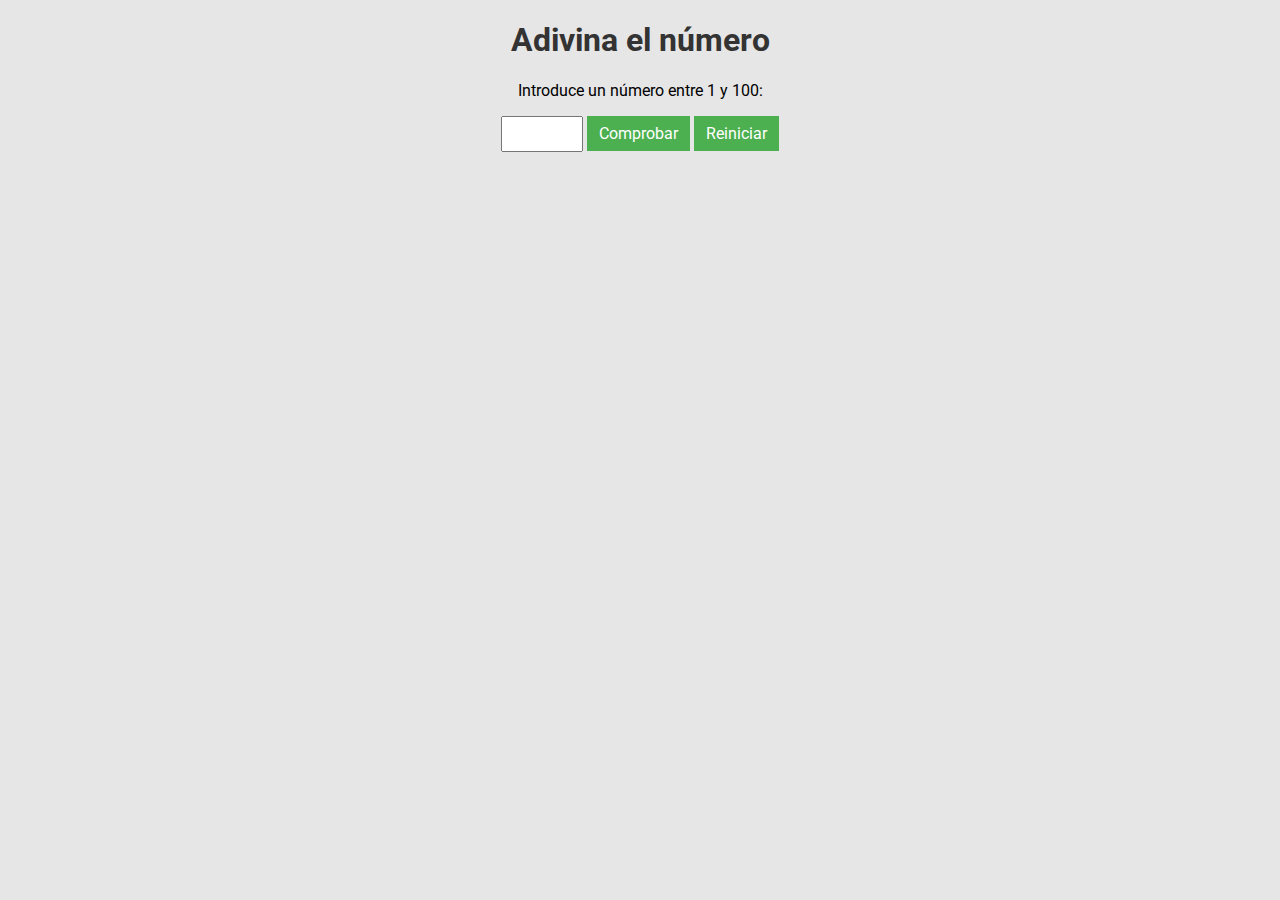
<file: juego-adivinanza-con-js/index.html>
<!DOCTYPE html>
<html lang="en">

<head>
    <meta charset="UTF-8">
    <meta http-equiv="X-UA-Compatible" content="IE=edge">
    <meta name="viewport" content="width=device-width, initial-scale=1.0">
    <link rel="stylesheet" href="css/style.css">
    <link rel="icon" type="image/x-icon" href="images/icono.png">
    <link rel="preconnect" href="https://fonts.googleapis.com">
    <link rel="preconnect" href="https://fonts.gstatic.com" crossorigin>
    <link href="https://fonts.googleapis.com/css2?family=Roboto:ital,wght@0,400;1,100&display=swap" rel="stylesheet">
    <title>Juego de adivinar el número</title>
</head>

<body>
    <h1>Adivina el número</h1>
    <p>Introduce un número entre 1 y 100:</p>
    <input class="contenedor-numero" type="number" min="1" max="100">
    <button class="btn-comprobar">Comprobar</button>
    <button class="btn-reiniciar">Reiniciar</button>
    <p class="mensaje"></p>
    <p class="intento"></p>

    <script src="js/script.js"></script>
</body>

</html>
</file>
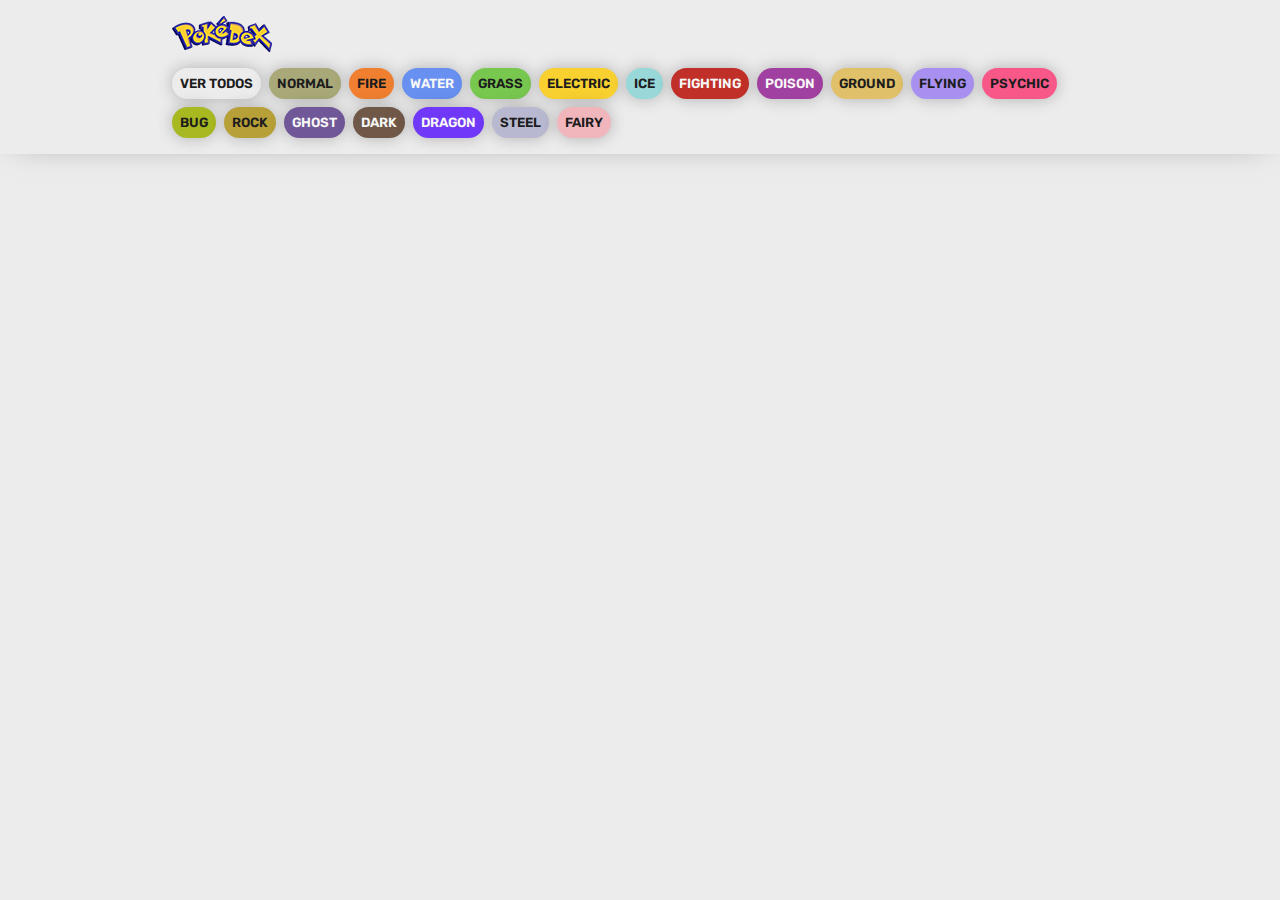
<file: Pokedex/index.html>
<!DOCTYPE html>
<html lang="es">
<head>
    <meta charset="UTF-8">
    <meta http-equiv="X-UA-Compatible" content="IE=edge">
    <meta name="viewport" content="width=device-width, initial-scale=1.0">
    <title>Pokédex</title>
    <link rel="stylesheet" href="./css/main.css">
</head>
<body>
    
    <header>
        <nav class="nav">
            <img src="./images/logo.png" alt="Logo Pokédex">
            <ul class="nav-list">
                <li class="nav-item"><button class="btn btn-header" id="ver-todos">Ver todos</button></li> 
                <li class="nav-item"><button class="btn btn-header normal" id="normal">Normal</button></li>
                <li class="nav-item"><button class="btn btn-header fire" id="fire">Fire</button></li>
                <li class="nav-item"><button class="btn btn-header water" id="water">Water</button></li>
                <li class="nav-item"><button class="btn btn-header grass" id="grass">Grass</button></li>
                <li class="nav-item"><button class="btn btn-header electric" id="electric">Electric</button></li>
                <li class="nav-item"><button class="btn btn-header ice" id="ice">Ice</button></li>
                <li class="nav-item"><button class="btn btn-header fighting" id="fighting">Fighting</button></li>
                <li class="nav-item"><button class="btn btn-header poison" id="poison">Poison</button></li>
                <li class="nav-item"><button class="btn btn-header ground" id="ground">Ground</button></li>
                <li class="nav-item"><button class="btn btn-header flying" id="flying">Flying</button></li>
                <li class="nav-item"><button class="btn btn-header psychic" id="psychic">Psychic</button></li>
                <li class="nav-item"><button class="btn btn-header bug" id="bug">Bug</button></li>
                <li class="nav-item"><button class="btn btn-header rock" id="rock">Rock</button></li>
                <li class="nav-item"><button class="btn btn-header ghost" id="ghost">Ghost</button></li>
                <li class="nav-item"><button class="btn btn-header dark" id="dark">Dark</button></li>
                <li class="nav-item"><button class="btn btn-header dragon" id="dragon">Dragon</button></li>
                <li class="nav-item"><button class="btn btn-header steel" id="steel">Steel</button></li>
                <li class="nav-item"><button class="btn btn-header fairy" id="fairy">Fairy</button></li>
            </ul>
        </nav>
    </header>
    <main>
        
        <div id="todos">
            <div class="pokemon-todos" id="listaPokemon">
                <!---->
            </div>
        </div>

    </main>

    <script src="./js/main.js"></script>
</body>
</html>
</file>
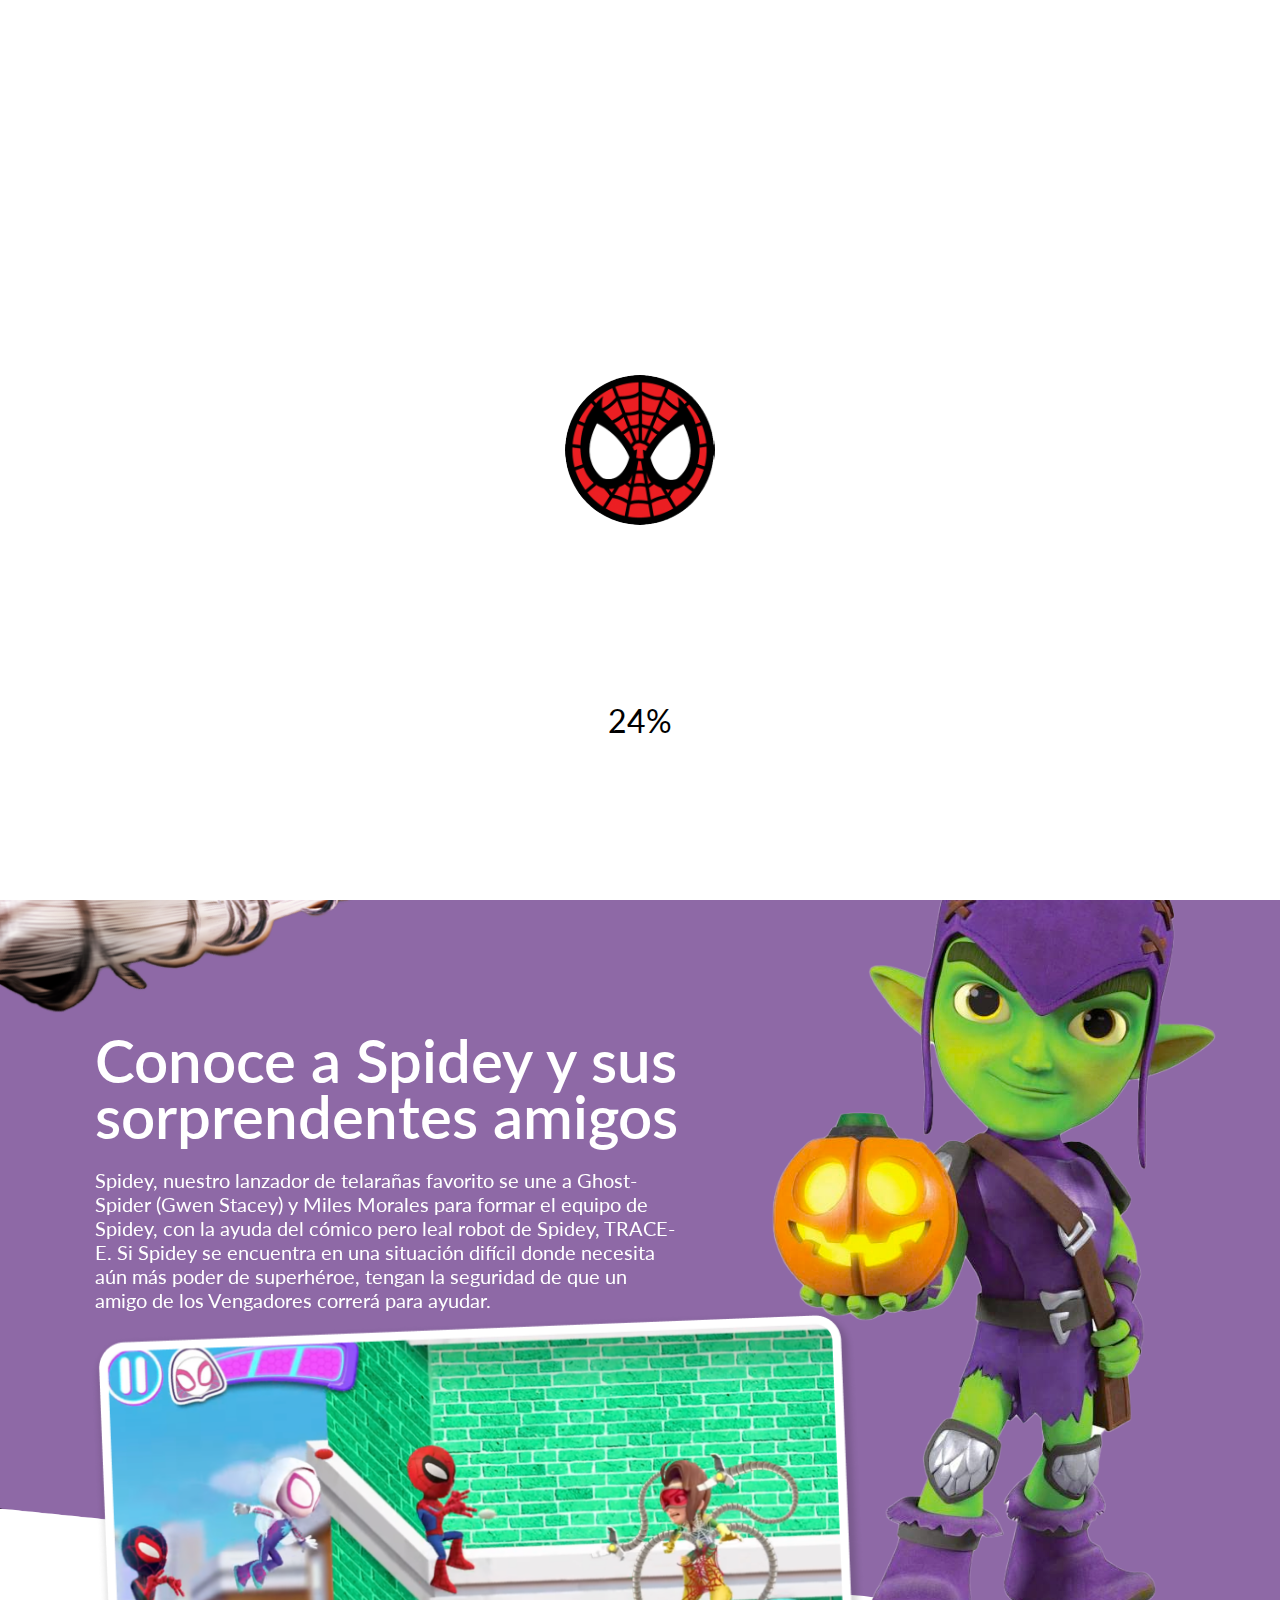
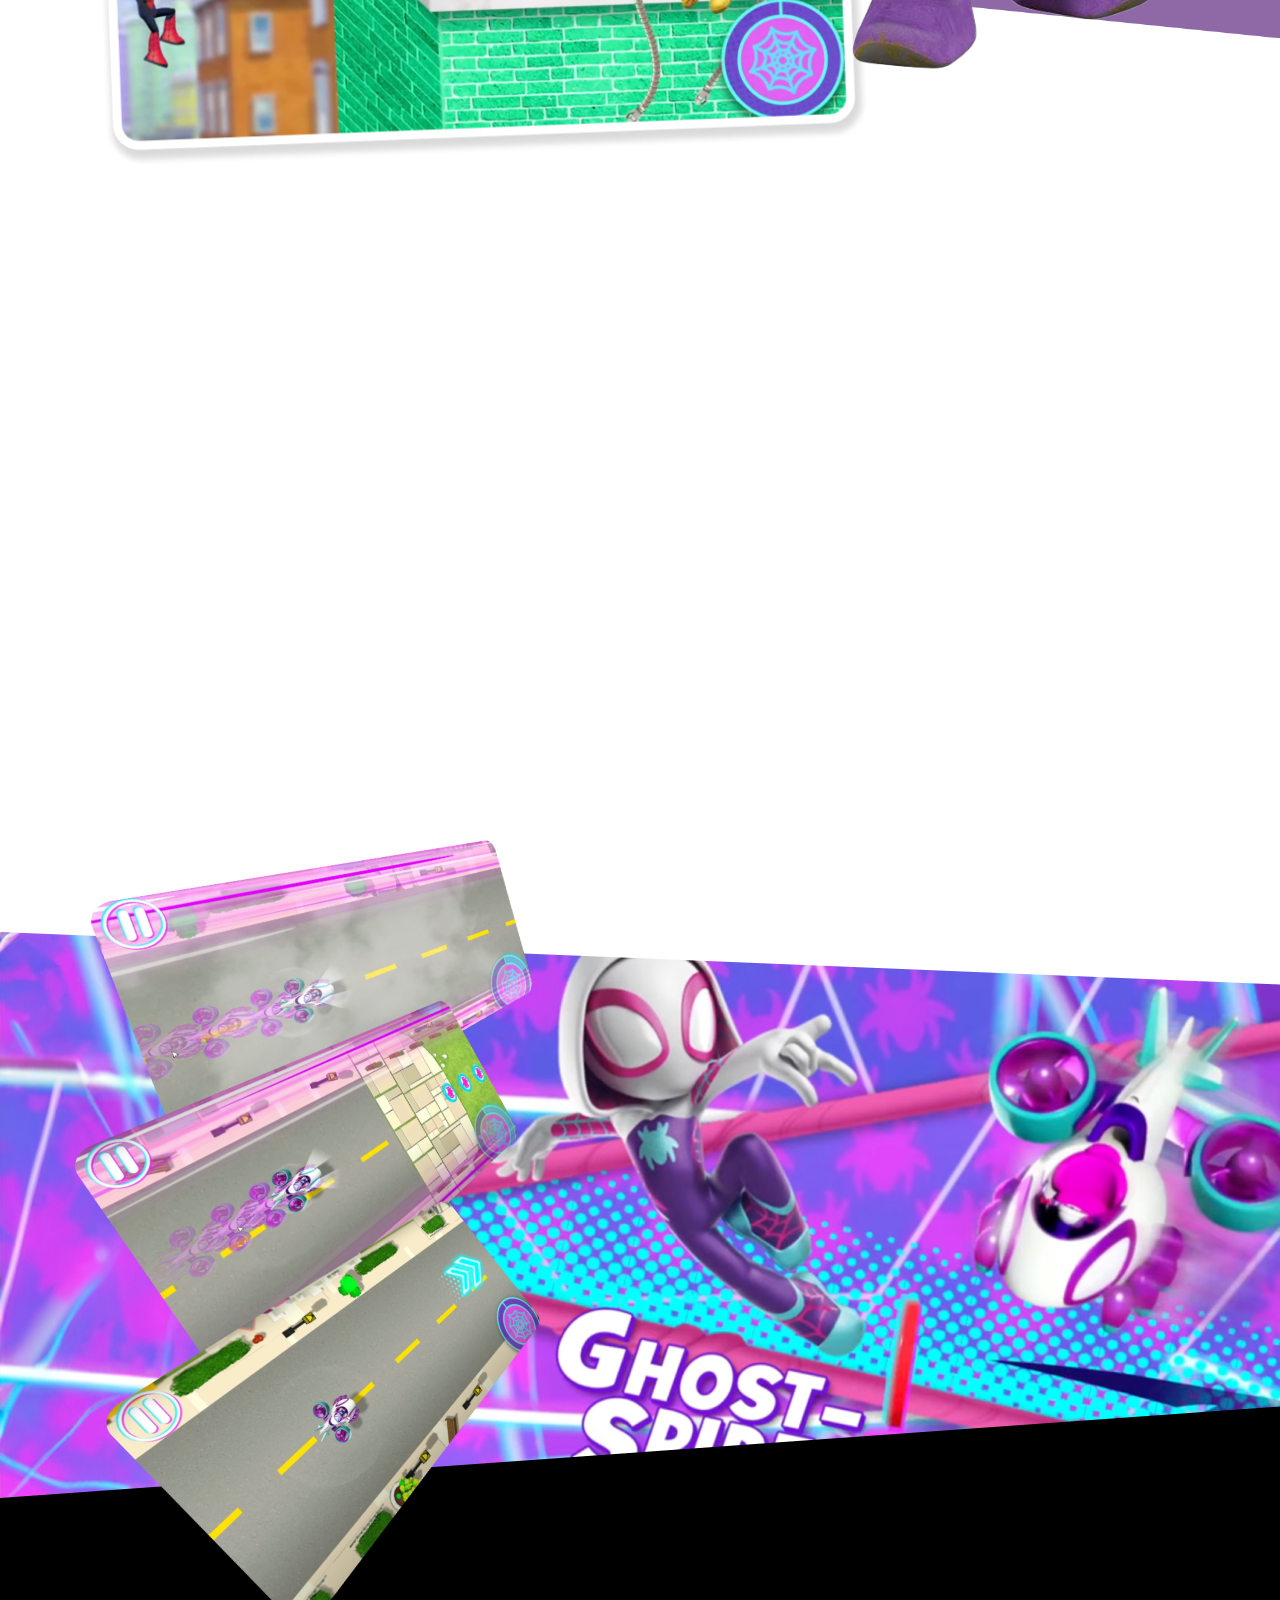
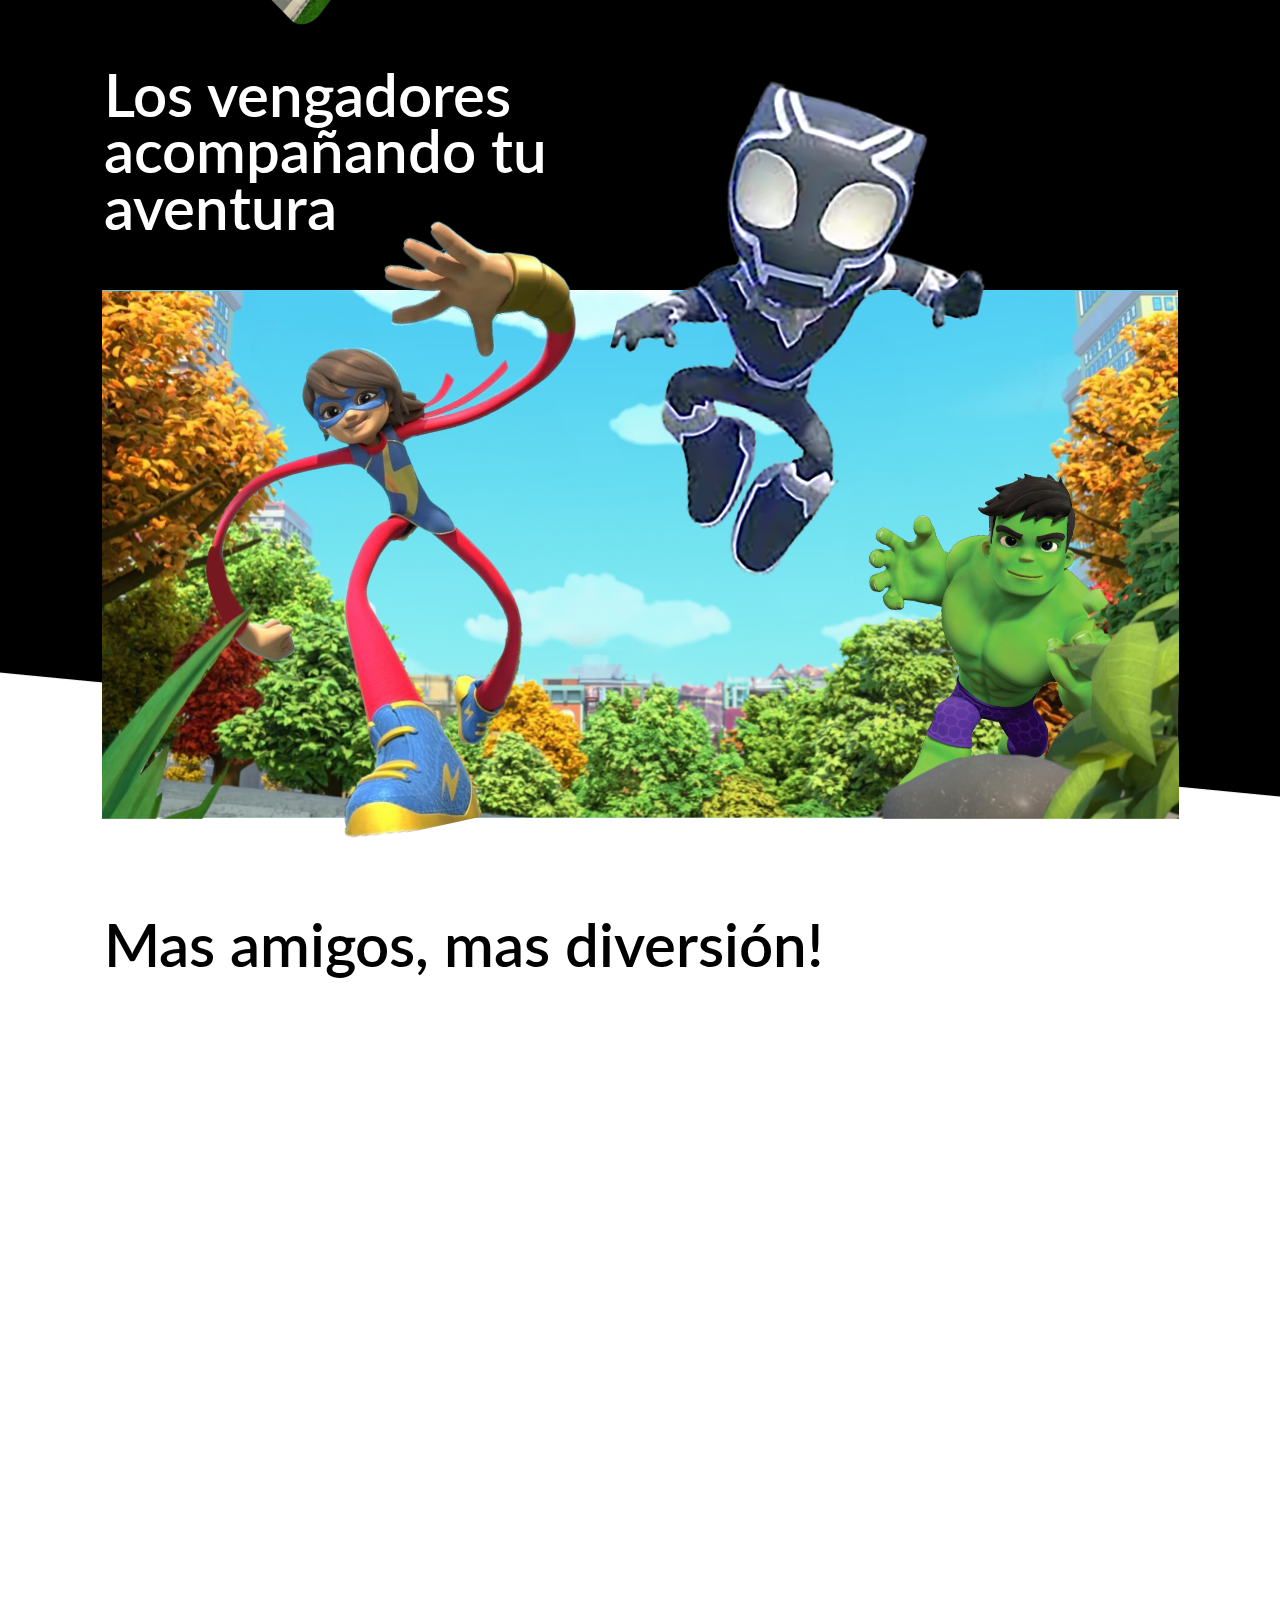
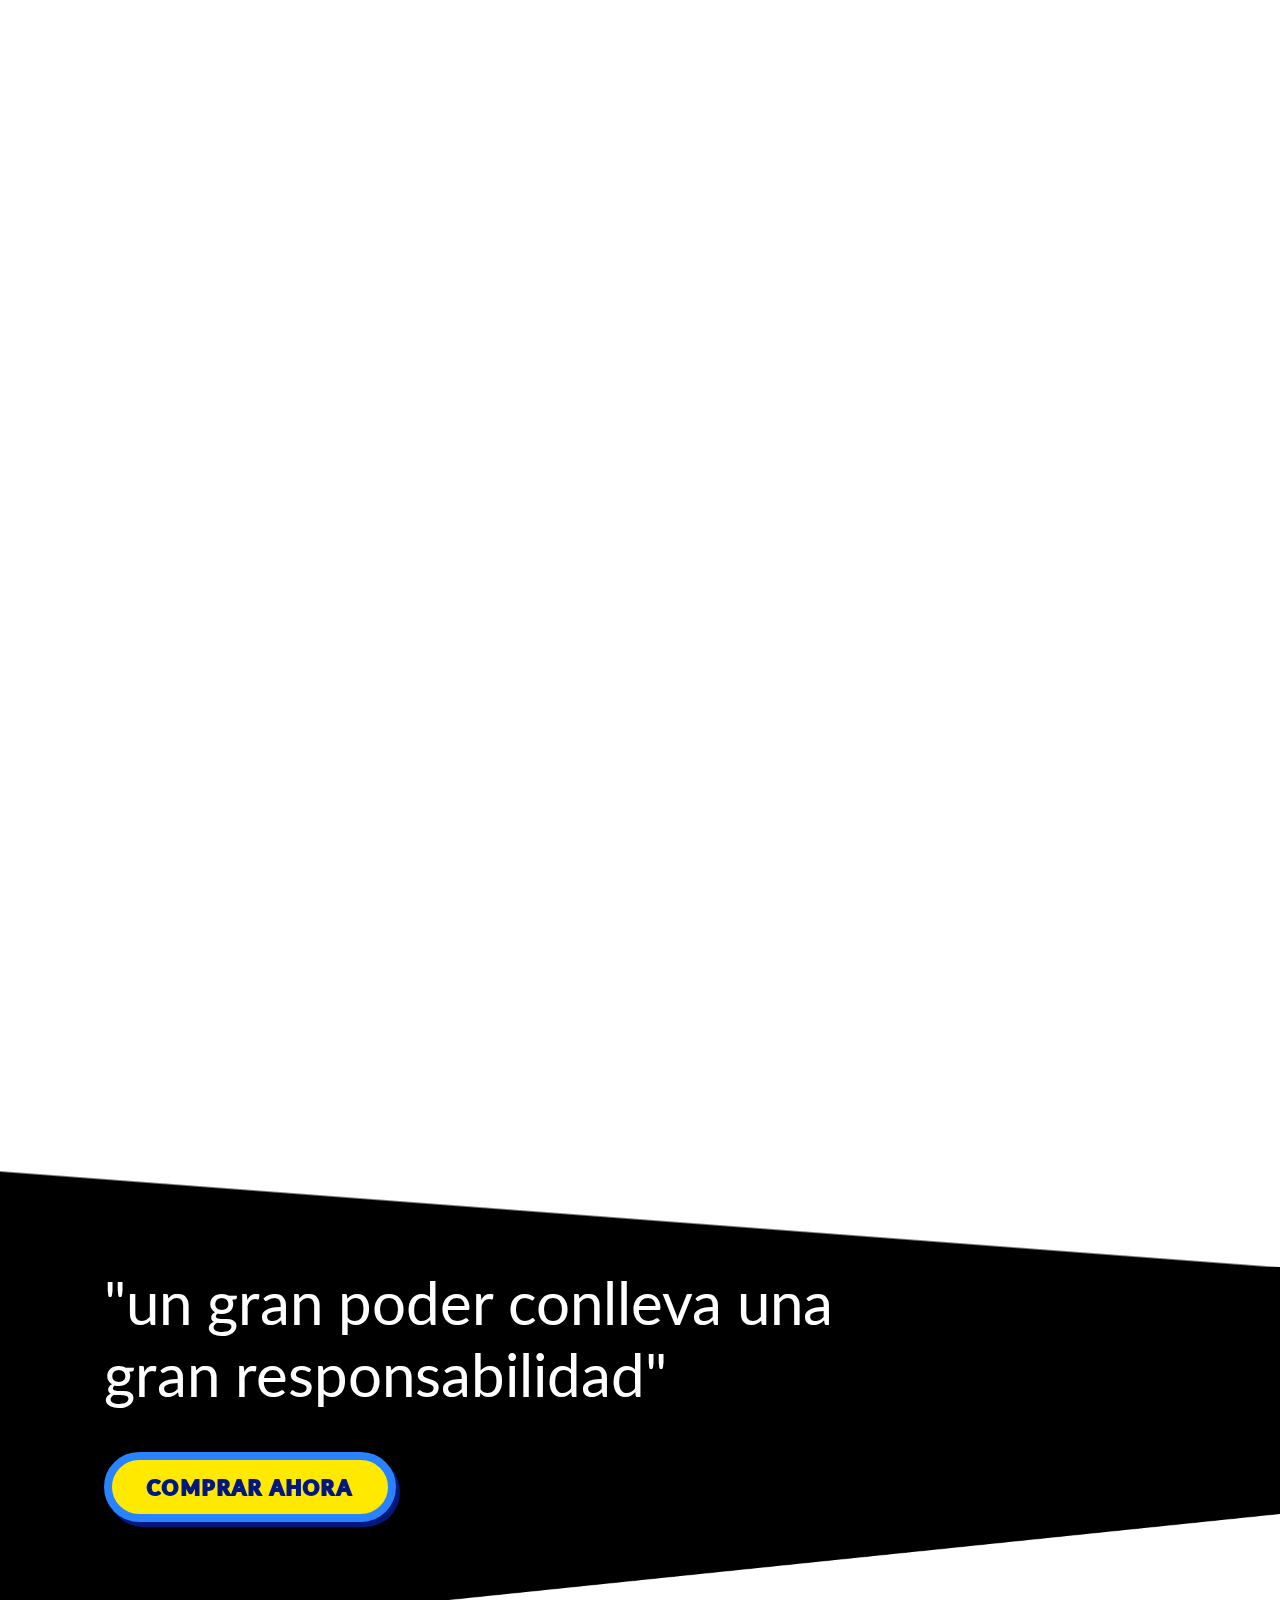
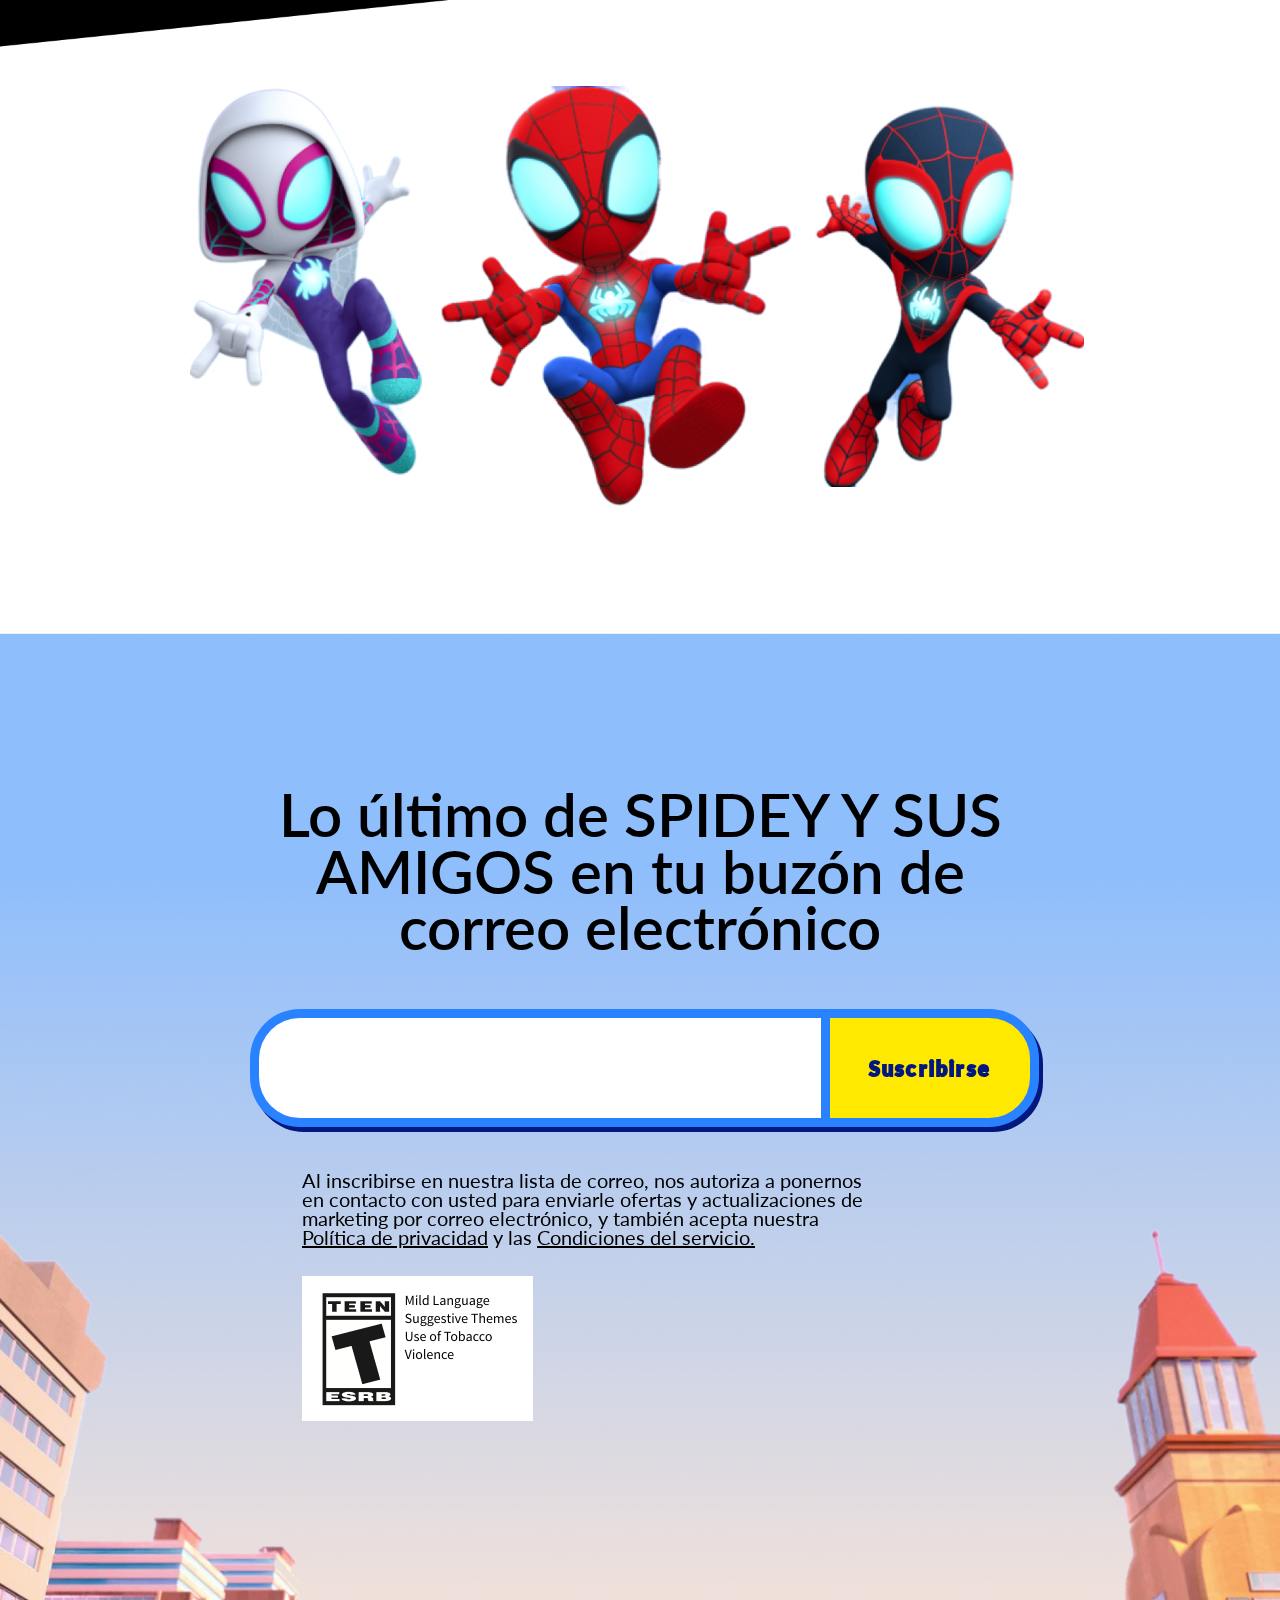
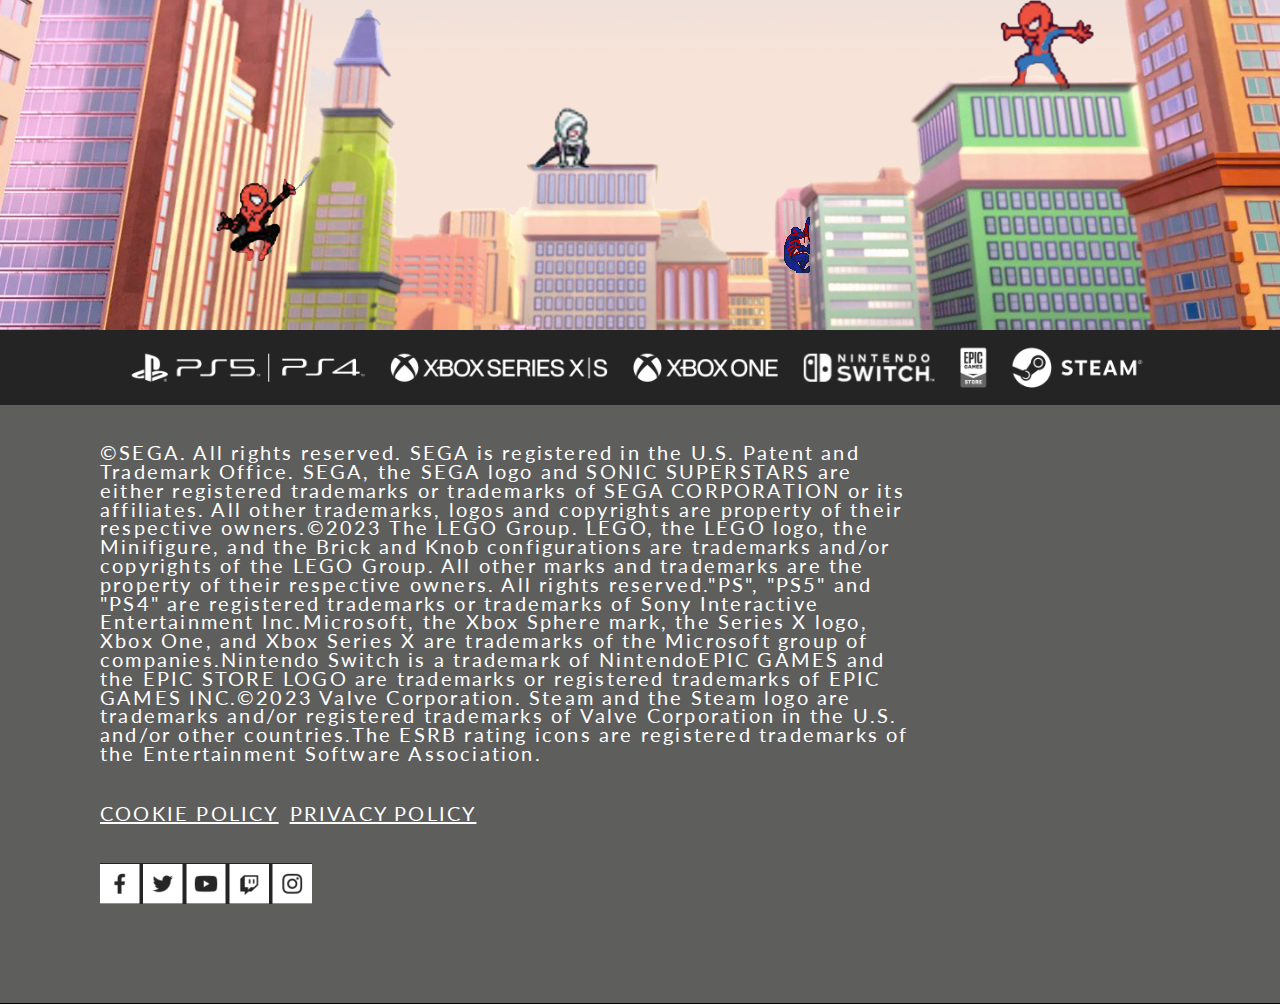
<file: SpiderMan Game Page/index.html>
<!DOCTYPE html>
<html lang="en">

<head>
    <meta charset="UTF-8">
    <meta name="viewport" content="width=device-width, initial-scale=1.0">
    <title>Spidey and his Amazing Friends</title>
    <link rel="stylesheet" href="css/style.css">
    <link rel="preconnect" href="https://fonts.googleapis.com">
    <link rel="preconnect" href="https://fonts.gstatic.com" crossorigin>
    <link rel="preconnect" href="https://fonts.googleapis.com">
    <link rel="preconnect" href="https://fonts.gstatic.com" crossorigin>
    <link rel="icon" type="image/jpg" href="images/favicon.png" />
    <link
        href="https://fonts.googleapis.com/css2?family=Lato:ital,wght@0,100;0,300;0,400;0,700;0,900;1,100;1,300;1,400;1,700;1,900&display=swap"
        rel="stylesheet">
</head>

<body>

    <div class="overlay">
        <div class="contenedor-spinner">
            <div class="spinner"></div>
        </div>

        <div class="contenedor-barra">
            <div class="progress">
                <div class="progress-value"></div>
            </div>
        </div>

        <div class="loader-container">
            <div class="percentage" id="percentage">0%</div>
        </div>
    </div>

    <header>
        <div class="header-bg">
            <div class="div-header">
                <div class="menu-hamburguesa">
                    <div class="linea-1 linea"></div>
                    <div class="linea-2 linea"></div>
                    <div class="linea-3 linea"></div>
                </div>

                <button class="btn-comprar">
                    <p>COMPRAR</p>
                </button>
            </div>
        </div>

    </header>

    <div class="parche"></div>

    <div class="div1">
        <div class="layer-1 parallaxHero" data-speed="-50"></div>
        <div class="layer-2 parallaxHero" data-speed="-50"></div>
        <div class="layer-3 parallaxHero" data-speed="25"></div>
        <div class="layer-4 parallaxHero" data-speed="25"></div>
        <div class="layer-5 parallaxHero" data-speed="25"></div>
        <div class="layer-6 parallaxHero" data-speed="25"></div>
        <div class="layer-7 parallaxHero" data-speed="25"></div>
        <div class="layer-8"></div>
    </div>

    <div class="div-duende-verde">
        <div class="rectangulo-8"></div>
        <h2 class="titulo1 titulo-h2">Conoce a Spidey y sus sorprendentes amigos</h2>
        <p class="texto">Spidey, nuestro lanzador de telarañas favorito se une a Ghost-Spider (Gwen Stacey) y Miles
            Morales para formar el equipo de Spidey, con la ayuda del cómico pero leal
            robot de Spidey, TRACE-E. Si Spidey se encuentra en una situación difícil donde necesita aún más poder de
            superhéroe, tengan la seguridad de que un amigo de los Vengadores correrá
            para ayudar.
        </p>

        <div class="duende-verde parallaxHero" data-speed="-10"></div>

        <div class="tarjeta-duende-verde"></div>
    </div>

    <div class="imagen-y-descripcion-hombres-araña">

        <div class="descripcion-hombres-araña">
            <div class="peter-parker-descripcion card"></div>
            <div class="miles-morales-descripcion card"></div>
            <div class="gwen-stacy-descripcion card"></div>
        </div>

        <div class="textos-hombres-arañas">
            <p class="texto-descriptivo texto-peter-parker card-text">Peter Parker, un joven huérfano neoyorquino que
                adquiere
                superpoderes después de ser mordido por una araña radiactiva,​ y cuya ideología como héroe se ve
                reflejada primordialmente en la
                expresión ”un gran poder conlleva una gran responsabilidad”.
            </p>

            <p class="texto-descriptivo texto-miles-morales card-text">Tras la muerte de Peter Parker, es quien toma la
                identidad de Spider-Man. La elección del presidente Barack Obama en enero de 2009, fue una fuente de
                inspiración para el cambio de
                etnicidad de Spider-Man.
            </p>

            <p class="texto-descriptivo texto-gwen-stacy card-text">El personaje es una variante de El Hombre Araña, una
                versión de universo alternativo de Gwen Stacy. Ella reside en la "Tierra-65", donde, en lugar de
                Peter Benjamin Parker, Gwen Stacy
                fue mordida por la Araña Radiactiva
            </p>

        </div>
    </div>

    <div class="ghost-spider">
        <div class="test1 cardx0"></div>
        <div class="test2 cardx1"></div>
        <div class="test3 cardx2"></div>
    </div>


    <div class="div-negro1">
        <h2 class="titulo2 titulo-h2">Los vengadores acompañando tu aventura</h2>
        <div class="parallex2-1"></div>
        <div class="parallex2-2"></div>
        <div class="parallex2-3"></div>
        <div class="parallex2-4"></div>
        <div class="parallex2-5"></div>
        <div class="parallex2-6"></div>
    </div>

    <div class="div-amigos-diversion">
        <h2 class="tituloNegroAmigos">Mas amigos, mas diversión!</h2>
        <div class="fondo-amigos"></div>
        <div class="row-images">
            <div class="imagenes-juego">
                <div class="img-juego-1"></div>
                <div class="img-juego-2"></div>
                <div class="img-juego-3"></div>
                <div class="img-juego-4"></div>
            </div>
            <div class="info-juego">
                <div class="info-img-1">
                    <h3 class="titulo-info">Mas de 100 misiones para que juegues sin parar!</h3>
                    <p class="texto-info">Tus padres, contentos. Explora el emocionante mundo de Spider-Man con más de
                        100
                        misiones que te
                        mantendrán en constante acción y adrenalina. Enfréntate a desafíos únicos, desentraña misterios,
                        y
                        ayuda a Spider-Man a mantener la paz en la ciudad mientras te sumerges en la piel del héroe
                        arácnido. ¿Tienes lo que se necesita para superar todas las misiones y convertirte en el
                        auténtico
                        Spider-Man?</p>
                </div>
                <div class="info-img-2 info-img">
                    <h3 class="titulo-info">Escenas deslumbrantes que te sorprenderán</h3>
                    <p class="texto-info">Sumérgete en un universo de maravillas visuales con 'Spider-Man: [nombre del
                        juego]'. Nuestro
                        juego te llevará a través de escenas deslumbrantes que te dejarán sin aliento. Desde los
                        rascacielos de Nueva York hasta los intrincados detalles de la vida de Peter Parker, cada rincón
                        de este mundo te sorprenderá. Prepárate para una experiencia única que desafiará tus
                        expectativas y te transportará a un asombroso viaje con el Hombre Araña.</p>
                </div>
                <div class="info-img-3 info-img">
                    <h3 class="titulo-info">Cada misión te dará puntos que no sirven para nada! </h3>
                    <p class="texto-info">Cada misión es una oportunidad para vivir la emocionante vida del Hombre
                        Araña, y aunque los
                        puntos que ganarás no tengan un propósito específico, la verdadera recompensa está en la
                        diversión y la inmersión que experimentarás en cada desafío. No necesitas acumular puntos para
                        sentirte como un auténtico superhéroe, ya que la adrenalina de salvar la ciudad y la emoción de
                        las acrobacias en el aire son más que suficientes. ¡Así que prepárate para sumergirte en la
                        acción y la aventura, sin preocuparte por los puntos, y vive la experiencia definitiva de
                        Spider-Man!</p>
                </div>
                <div class="info-img-4 info-img">
                    <h3 class="titulo-info">Derrota a los villanos y diviértete</h3>
                    <p class="texto-info">la diversión está asegurada mientras te enfrentas a los infames villanos de la
                        ciudad de Nueva
                        York. Enfréntate a desafíos épicos, combate a tus enemigos más temibles y disfruta de una
                        experiencia llena de acción y emoción. Cada encuentro con los villanos te sumergirá en una
                        batalla trepidante y te llevará más cerca de convertirte en el auténtico Hombre Araña. Así que,
                        ¿estás listo para derrotar a los villanos y sumergirte en la aventura definitiva de Spider-Man?"
                    </p>
                </div>

            </div>
        </div>
    </div>

    <div class="seccion3">
        <h2 class="titulo-h2 titulo3">"un gran poder conlleva una gran responsabilidad"</h2>
        <button class="btn-comprar-ahora">
            <span class="texto-btn">COMPRAR AHORA</span>
        </button>
    </div>

    <div class="rectangle-10">
        <div class="oculto"></div>
        <div class="lineTop"></div>
        <div class="spider-gwen-stacy "></div>
        <div class="spider-peter-parker "></div>
        <div class="spider-miles-morales "></div>
        <div class="lineBottom"></div>
    </div>
    <div class="prefooter">
        <div class="seccion1">
            <div class="titulo4">
                Lo último de SPIDEY Y SUS AMIGOS en tu buzón de correo electrónico
            </div>
            <div class="suscribirse">
                <div class="casilla-suscripcion"></div>
                <button class="btn-suscripcion">
                    Suscribirse
                </button>
            </div>

            <p class="politica-y-condiciones">Al inscribirse en nuestra lista de correo, nos autoriza a ponernos en
                contacto con usted para enviarle
                ofertas y actualizaciones de marketing por correo electrónico, y también acepta nuestra <span
                    class="subrayado">Política de
                    privacidad</span> y las <span class="subrayado">Condiciones del servicio.</span>
            </p>

            <div class="edad-recomendada"></div>

        </div>
        <div class="seccion2 periodico">
            <div class="sprite-miles"></div>
            <div class="sprite-gwen"></div>
            <div class="sprite-peter"></div>
            <div class="miguel"></div>
        </div>
    </div>

    <div class="plataformas">
        <div class="plataformas2"></div>
    </div>

    <footer>
        <p class="derechos-reservados">
            ©SEGA. All rights reserved. SEGA is registered in the U.S. Patent and Trademark Office. SEGA, the SEGA
            logo
            and SONIC SUPERSTARS are either registered trademarks or trademarks of SEGA CORPORATION or its
            affiliates.
            All other trademarks, logos and copyrights are property of their respective owners.©2023 The LEGO Group.
            LEGO, the LEGO logo, the Minifigure, and the Brick and Knob configurations are trademarks and/or
            copyrights
            of the LEGO Group. All other marks and trademarks are the property of their respective owners. All
            rights
            reserved."PS", "PS5" and "PS4" are registered trademarks or trademarks of Sony Interactive Entertainment
            Inc.Microsoft, the Xbox Sphere mark, the Series X logo, Xbox One, and Xbox Series X are trademarks of
            the
            Microsoft group of companies.Nintendo Switch is a trademark of NintendoEPIC GAMES and the EPIC STORE
            LOGO
            are trademarks or registered trademarks of EPIC GAMES INC.©2023 Valve Corporation. Steam and the Steam
            logo
            are trademarks and/or registered trademarks of Valve Corporation in the U.S. and/or other countries.The
            ESRB
            rating icons are registered trademarks of the Entertainment Software Association.
        </p>

        <div class="cookies-y-privacidad">
            <span class="politicas" id="cookie">COOKIE POLICY</span> <span class="politicas" id="privacidad">PRIVACY
                POLICY</span>
        </div>

        <div class="redes-sociales"></div>

        <div class="vacio"></div>
    </footer>
    <script src="js/spinner.js"></script>
    <script src="js/scroll.js"></script>
    <script src="js/nav-animation.js"></script>
    <script src="js/parallaxHero.js"></script>
    <script src="js/hoverHeroes.js"></script>
    <script src="js/parallaxGwen.js"></script>

    <script>
        // Selecciona todos los elementos con la clase 'card'
        var cards = document.querySelectorAll('.card');
        var cardsText = document.querySelectorAll(".card-text");
        // Escucha el evento de scroll
        window.addEventListener('scroll', function () {
            // Para cada card
            for (var i = 0; i < cards.length; i++) {
                var card = cards[i];

                var cardText = cardsText[i];

                // Calcula la posición del card respecto a la ventana gráfica
                var cardPosition = card.getBoundingClientRect().top;
                var screenPosition = window.innerHeight / 1.3;

                // Si el card está en la ventana gráfica, agrega la clase 'visible'
                if (cardPosition < screenPosition) {
                    // Agrega un retraso basado en el índice del card
                    // Usa una función de cierre para capturar el valor actual de 'card'
                    (function (card, i) {
                        setTimeout(function () {
                            card.classList.add('visible');

                        }, 1000 * i);  // Ajusta este valor para cambiar el retraso
                    })(card, i);
                    (function (cardText, i) {
                        setTimeout(function () {
                            console.log(cardText);
                            cardText.classList.add('visible');
                        }, 1000 * i);  // Ajusta este valor para cambiar el retraso
                    })(cardText, i);
                }
            }
        });
    </script>

</body>
</div>

</html>
</file>
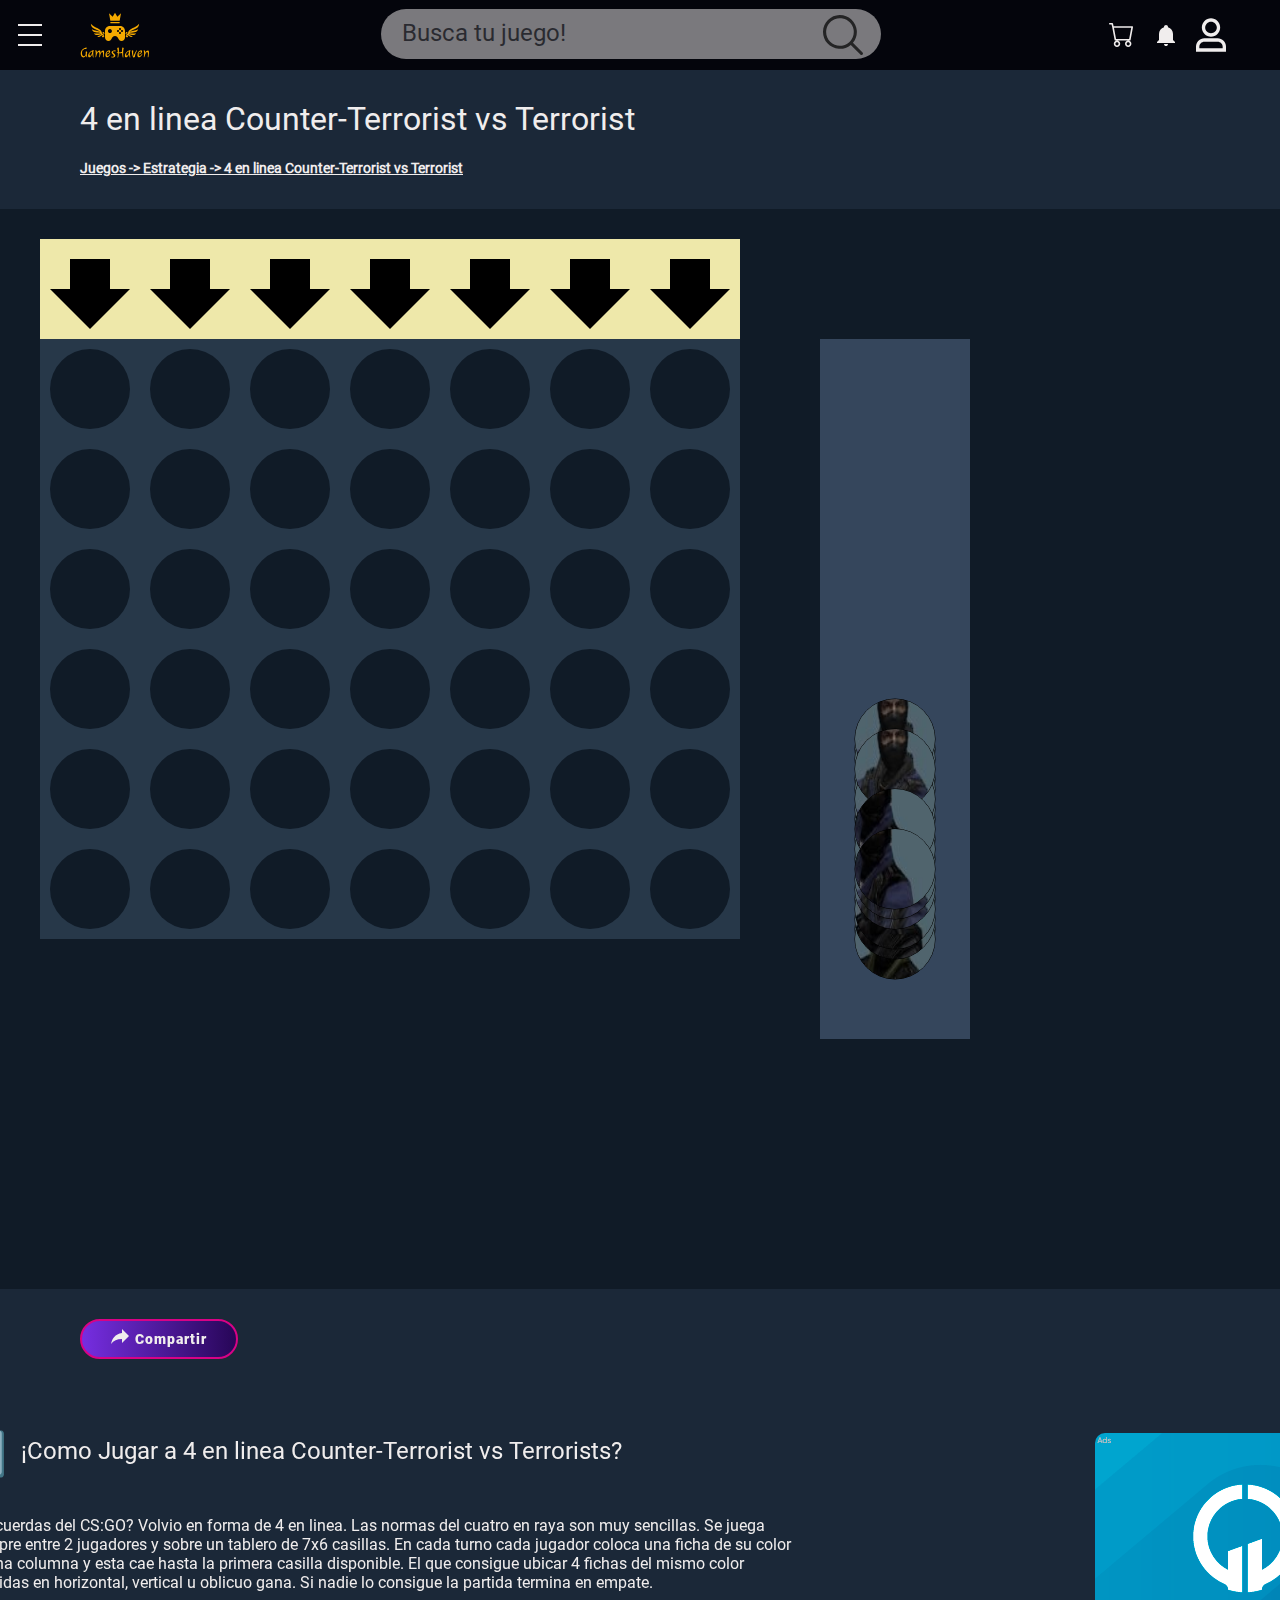
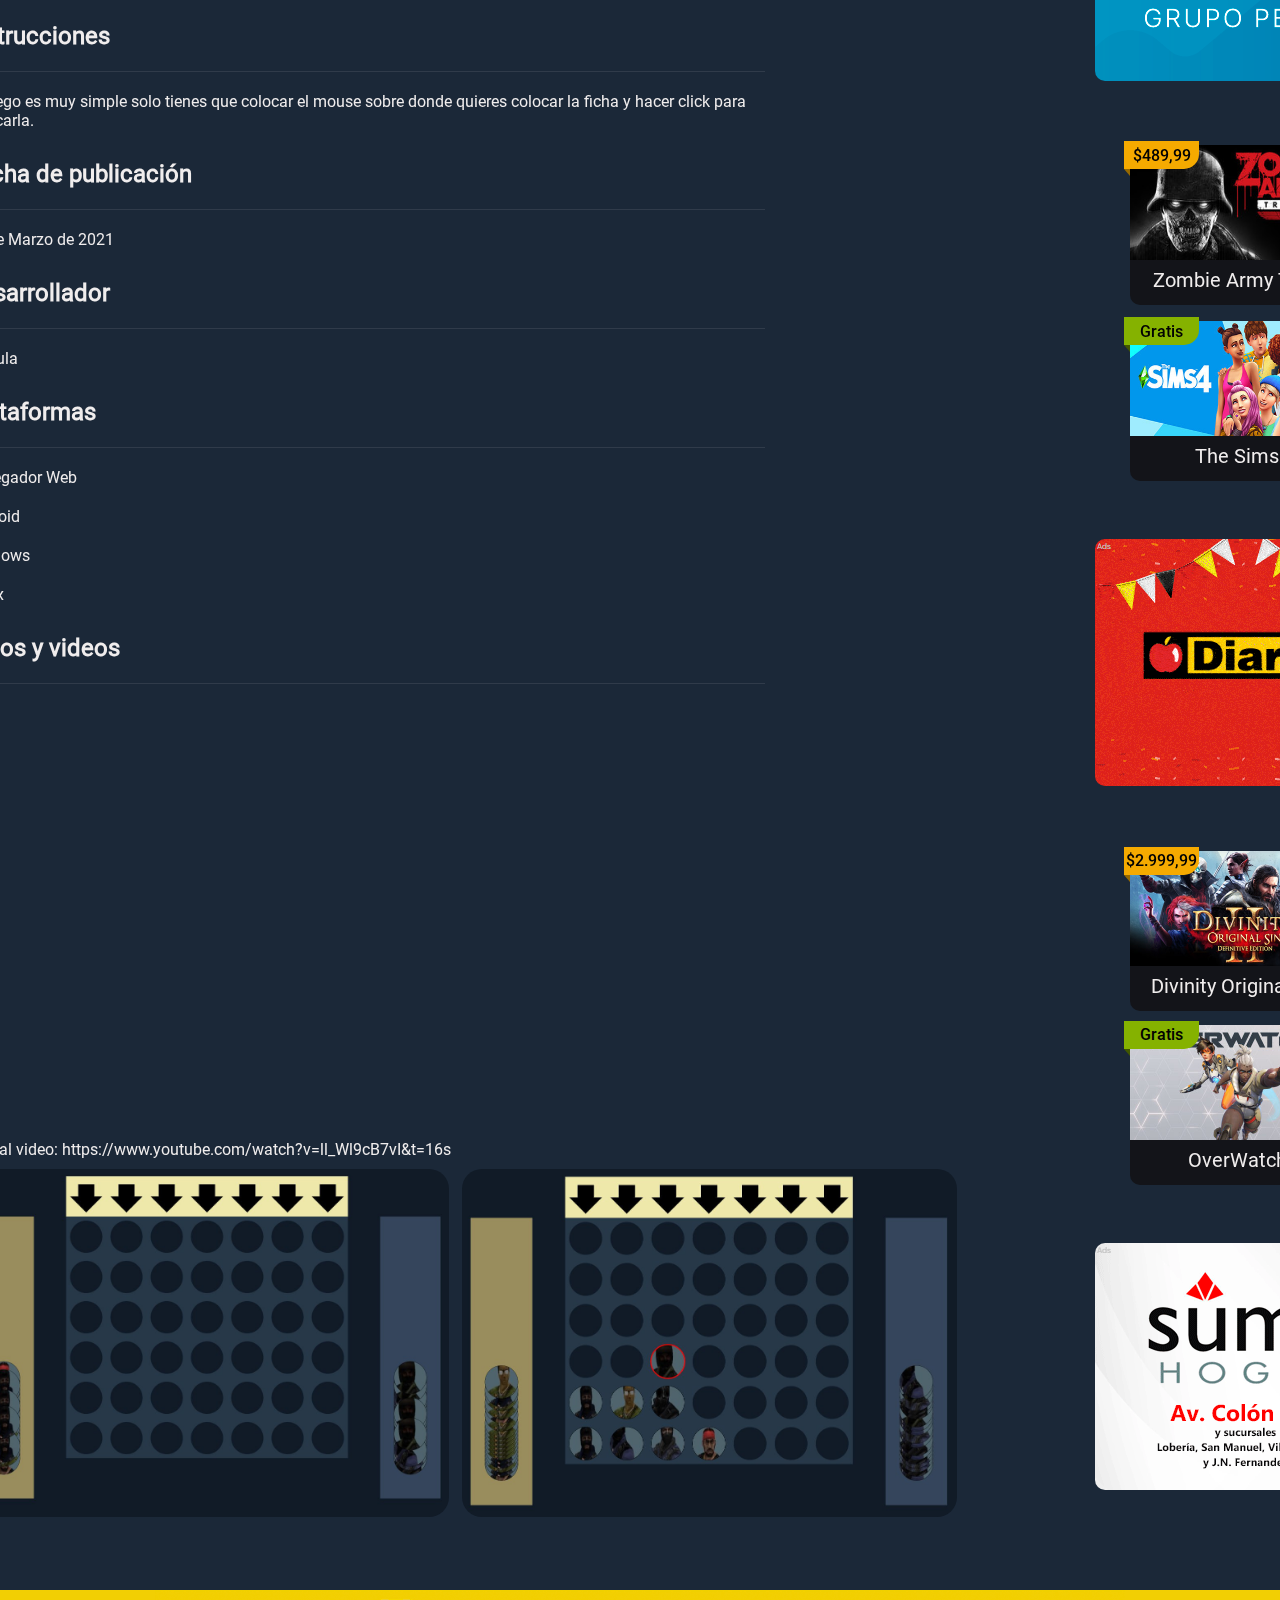
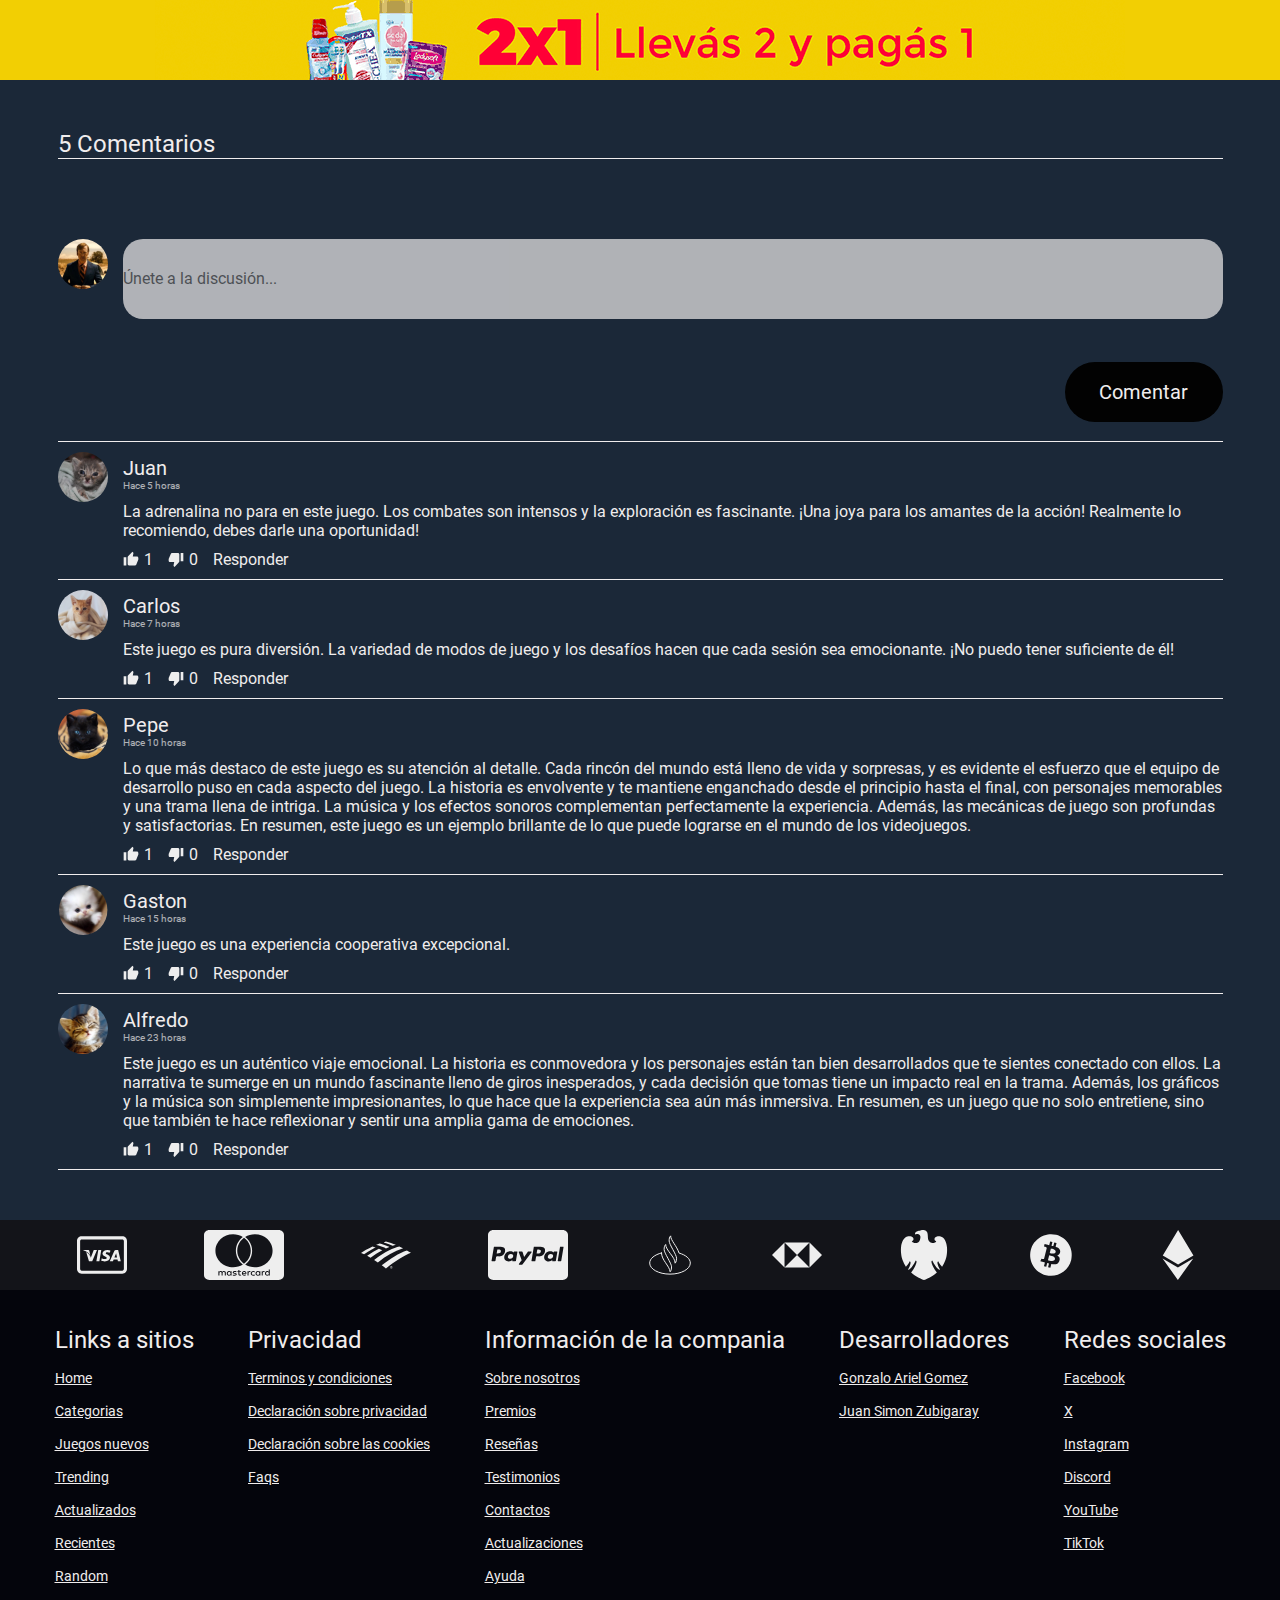
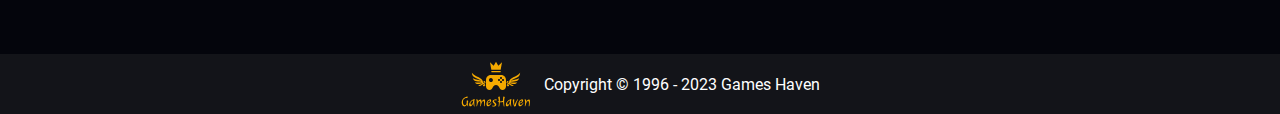
<file: GamesHaven/juego.html>
<!DOCTYPE html>
<html lang="en">

<head>
    <meta charset="UTF-8">
    <meta name="viewport" content="width=device-width, initial-scale=1.0">
    <title>4 en linea Counter-Terrorist vs Terrorist</title>
    <link rel="stylesheet" href="css/style.css">
    <link rel="icon" href="images/icons/Favicon.png" type="png">
</head>

<body>
    <header>

        <nav class="menu-hamburguesa">
            <input type="checkbox" class="toggler">
            <div class="hamburger">
                <div></div>
            </div>
            <div class="menu">
                <div>
                    <ul>
                        <li class="sombraMenu"><img src="images/icons/ico-accion.svg" alt="accion"><a href='#accion'
                                class="menuCategoria">Accion</a></li>
                        <li class="sombraMenu"><img src="images/icons/ico-multijugador.svg" alt="multijugador"><a
                                href='#multijugador' class="menuCategoria">Multijugador</a></li>
                        <li class="sombraMenu"><img src="images/icons/ico-estrategia.svg" alt="estrategia"><a
                                href='#estrategia' class="menuCategoria">Estrategia</a></li>
                        <li class="sombraMenu"><img src="images/icons/ico-aventura.svg" alt="aventura"><a
                                href='#aventura' class="menuCategoria">Aventura</a></li>
                        <li class="sombraMenu"><img src="images/icons/ico-terror.svg" alt="terror"><a href='#terror'
                                class="menuCategoria">Terror</a></li>
                    </ul>
                </div>
            </div>
        </nav>

        <a href="index.html">
            <img class="icono" src="images/icons/PaginaLogo.svg" alt="icono" id="logo-pagina">
        </a>
        <div class="contenedorBusqueda">
            <img src="images/icons/Lupa.svg" alt="Lupa" id="lupa">
            <input type="text" name="" id="barra-busqueda" placeholder="Busca tu juego!">
        </div>

        <nav>

            <ul class="menuUsuario">
                <li>
                    <button>
                        <img src="images/icons/bi_cart-check.svg" alt="carrito" id="carrito" class="carritoCart">

                    </button>
                </li>
                <li>
                    <img src="images/icons/mdi_bell.svg" alt="notificaciones" id="notificaciones">
                </li>
                <li>
                    <button>
                        <img src="images/icons/tdesign_user.svg" alt="perfil" id="perfil" class="desplegarPerfil">
                    </button>
                </li>
            </ul>
        </nav>
        <div class="contenedorCart">
            <div class="shopping-cart">
                <div class="shopping-cart-header">
                    <img src="images/icons/bi_cart-check.svg" alt="carrito">
                    <p class="badgeCart">3</p>
                    <div class="shopping-cart-total">
                        <p>Total: </p>
                        <p class="destacarPrecio"> $1.853,99</p>
                    </div>
                </div> <!--end shopping-cart-header -->

                <ul>
                    <li class="imgDetalles">
                        <img class="imgCart" src="images/carrusel/ZombieArmyTrilogy.jpg" alt="Zombie Army Trilogy">
                        <div class="detallesCart">
                            <p class="item-titulo">Zombie Army Trilogy</p>
                            <div class="precioEliminar">
                                <p class="destacarPrecio">$489.99</p>
                                <a class="eliminar">Eliminar</a>
                            </div>

                        </div>
                    </li>

                    <li class="imgDetalles">
                        <img class="imgCart" src="images/carrusel/InsideTheBackrooms.jpg" alt="Inside The Backrooms">
                        <div class="detallesCart">
                            <p class="item-titulo">Inside The Backrooms</p>
                            <div class="precioEliminar">
                                <p class="destacarPrecio">$599</p>
                                <a class="eliminar">Eliminar</a>
                            </div>
                        </div>
                    </li>

                    <li class="imgDetalles">
                        <img class="imgCart" src="images/carrusel/Divinity 2.jpg" alt="Divinity Original Sin 2">
                        <div class="detallesCart">
                            <p class="item-titulo">Divinity Original Sin 2</p>
                            <div class="precioEliminar">
                                <p class="destacarPrecio">$765</p>
                                <a class="eliminar">Eliminar</a>
                            </div>
                        </div>
                    </li>
                </ul>
                <button class="btnComprar">Comprar</button>
            </div> <!--end shopping-cart -->
        </div> <!--end container -->

        <div class="desplegableUsuario">
            <ul class="listaUsuario">
                <div class="shadowLi">


                    <li class="test12">
                        <img src="images/icons/mdi_user.svg" alt="perfil">
                        <a class="opcionesUsuario">Mi perfil</a>
                    </li>
                </div>
                <div class="shadowLi">
                    <li>
                        <img src="images/icons/uil_edit.svg" alt="editar">
                        <a class="opcionesUsuario">Editar perfil</a>
                    </li>
                </div>
                <div class="shadowLi">
                    <li>
                        <img src="images/icons/ph_configuracion.svg" alt="configuracion">
                        <a class="opcionesUsuario">Configuración</a>
                    </li>
                </div>
                <div class="shadowLi">
                    <li>
                        <img src="images/icons/mdi_cerrar-sesion.svg" alt="salir">

                        <a class="opcionesUsuario" href="login.html">Cerrar sesión</a>

                    </li>
                </div>
            </ul>
        </div>

    </header>



    <section class="seccion-juego">

        <h1 class="titulo-juego corrimiento-derecha">
            4 en linea Counter-Terrorist vs Terrorist
        </h1>

        <p class="breadcrumbs corrimiento-derecha">
            Juegos -> Estrategia -> 4 en linea Counter-Terrorist vs Terrorist
        </p>

        <div class="canvasJuego">
            <section class="seccion-del-canvas-final">

        
                <canvas id="myCanvas" width="1920" height="1080"></canvas>
        
                <div class="dificultad">
                    <h2 class="seleccionar-dificultad">Seleccione una dificultad:</h2>
                    <button id="linea4" class="button-para-el-canvas-separacion  button-para-el-canvas">4 en linea</button>
                    <button id="linea5" class="button-para-el-canvas-separacion  button-para-el-canvas">5 en linea</button>
                    <button id="linea6" class="button-para-el-canvas-separacion  button-para-el-canvas">6 en linea</button>
                    <button id="linea7" class="button-para-el-canvas-separacion  button-para-el-canvas">7 en linea</button>
                    <button id="iniciar-juego"  class="button-para-el-canvas-separacion  button-para-el-canvas">Iniciar juego</button>
                    <button id="reiniciar-juego" class="button-para-el-canvas-separacion  button-para-el-canvas">Reiniciar juego</button>
                    <h2 id="timer" class="seleccionar-dificultad">00:00:00</h2>
                </div>
            </section>
        </div>

       <!-- <div class="contenedor-primario-juego">
            <div class="contenedor-secundario-juego">
                <div class="contenedor-juego-principal">
                    <img src="images/paginaJuego/MenuJuego.png" alt="" class="imagen-juego-principal">
                </div>
            </div>
        </div> -->

    </section>

    <!--BOTON COMPARTIR-->
    <button value="Compartir" class="corrimiento-derecha btn-compartir button_slide slide_right">
        <img src="images/icons/mdi_share.svg" alt="" id="img-compartir">
        Compartir
    </button>
    <div class="popUp">
        <ul class="popUpUl">
            <li><img src="images/icons/logos_facebook-completo.svg" alt="Facebook"></li>
            <li><img src="images/icons/x(twitter).svg" alt="x"></li>
            <li><img src="images/icons/skill-icons_instagram.svg" alt="Instagram"></li>
            <li><img src="images/icons/logos_whatsapp-icon.svg" alt="whatsapp"></li>
            <li><img src="images/icons/logos_google-gmail.svg" alt="gmail"></li>
            <li><img src="images/icons/ooui_message.svg" alt="msg"></li>
        </ul>
        <div class="compartirLink">
            <a href="#">GamesHaven.com/multijugador/4EnLinea</a>
        </div>
        <img src="images/icons/cerrar-x-rojo.svg" alt="cerrar" class="btnCerrar">
    </div>
    <!--------------------------------------------------------------------------------------------------------------------------->
    <div class="contenedor-informacion corrimiento-derecha">
        <section class="informacion-juego">
            <div class="info">
                <img src="images/icons/noto_information.svg" alt="">
                <!--Icono de informacion-->
                <h3 class="titulo-info-exc">¡Como Jugar a 4 en linea Counter-Terrorist vs Terrorists?</h3>
            </div>

            <p class="texto">
                Te acuerdas del CS:GO? Volvio en forma de 4 en linea.
                Las normas del cuatro en raya son muy sencillas. Se juega siempre entre 2 jugadores y sobre un tablero
                de 7x6 casillas.
                En cada turno cada jugador coloca una ficha de su color en una columna y esta cae hasta la primera
                casilla disponible.
                El que consigue ubicar 4 fichas del mismo color seguidas en horizontal, vertical u oblicuo gana. Si
                nadie lo consigue la
                partida termina en empate.
            </p>

            <h3 class="titulo-info">Instrucciones</h3>
            <div class="linea"></div>
            <p class="texto">
                El juego es muy simple solo tienes que colocar el mouse sobre donde quieres colocar la ficha y hacer
                click para colocarla.
            </p>

            <h3 class="titulo-info">Fecha de publicación</h3>
            <div class="linea"></div>
            <p class="texto">
                16 de Marzo de 2021
            </p>

            <h3 class="titulo-info">Desarrollador</h3>
            <div class="linea"></div>
            <p class="texto">
                Valvula
            </p>

            <h3 class="titulo-info">Plataformas</h3>
            <div class="linea"></div>
            <p class="texto">Navegador Web</p>
            <p class="texto">Android</p>
            <p class="texto">Windows</p>
            <p class="texto">Linux</p>

            <h3 class="titulo-info">Fotos y videos</h3>
            <div class="linea"></div>

            <iframe src="https://www.youtube.com/embed/JBSbiilzg9U?si=mvjzGFTqfyU16a8M" title="YouTube video player"
                frameborder="0"
                allow="accelerometer; autoplay; clipboard-write; encrypted-media; gyroscope; picture-in-picture; web-share"
                allowfullscreen class="video"></iframe>

            <p class="link-video">Link al video: <a href="https://www.youtube.com/watch?v=ll_Wl9cB7vI&t=16s"
                    class="link-video">https://www.youtube.com/watch?v=ll_Wl9cB7vI&t=16s</a></p>

            <div class="imagenes-muestra">
                <img src="images/paginaJuego/Imagen-Juego1.jpg" alt="" class="img-muestra">
                <img src="images/paginaJuego/Imagen-Juego2.jpg" alt="" class="img-muestra img-muestra-2">
            </div>

        </section>

        <aside class="elementos-costado-derecho">

            <div class="publicidad-aside">
                <img src="images/paginaJuego/Grupo-petro.png" alt="" class="publicidad">
            </div>

            <!--Inicio Cards-->
            <div class="cards-aside">
                <div>
                    <div class="div-juego-aside">
                        <div class="card pago">
                            <div class="contenedorImagen">
                                <img src="images/carrusel/ZombieArmyTrilogy.jpg" alt="Zombie Army Trilogy"
                                    class="imgJuego">
                                <div class="badge">
                                    <div class="badge-pago">
                                        <p class="textoBadge">$489,99</p>
                                    </div>
                                    <div class="triangulo-pago"></div>
                                </div>
                            </div>
                            <div class="tituloJuego">
                                <p>Zombie Army Trilogy</p>
                            </div>
                        </div>
                    </div>

                    <div class="card gratis card-recomendados">
                        <div class="contenedorImagen">
                            <img src="images/carrusel/TheSims4.jpg" alt="The Sims 4" class="imgJuego">

                            <div class="badge">
                                <div class="badge-gratis">
                                    <p class="textoBadge">Gratis</p>
                                </div>
                                <div class="triangulo-gratis"></div>
                            </div>
                        </div>
                        <div class="tituloJuego">
                            <p>The Sims 4</p>
                        </div>
                    </div>

                </div>
            </div>
            <!--Fin Cards-->

            <div class="publicidad-aside">
                <img src="images/paginaJuego/Diarco.png" alt="" class="publicidad">
            </div>

            <!--Inicio Cards-->
            <div class="cards-aside">

                <div>
                    <div class="card pago card-accion">
                        <div class="contenedorImagen">
                            <img src="images/carrusel/Divinity 2.jpg" alt="Divinity Original Sin 2" class="imgJuego">
                            <div class="badge">
                                <div class="badge-pago">
                                    <p class="textoBadge">$2.999,99</p>
                                </div>
                                <div class="triangulo-pago"></div>
                            </div>
                            <div class="agregadoCarritoOculto">
                                <img src="images/icons/bi_cart-checked-black.svg" alt="carrito" class="imgCarrito">
                                <p>Agregado al carrito</p>
                            </div>
                            <button class="btnCarrito">
                                <img src="images/icons/bi_cart-check-black.svg" alt="carrito" class="imgCarrito">
                            </button>
                        </div>
                        <div class="tituloJuego">
                            <p>Divinity Original Sin 2</p>
                        </div>
                    </div>

                    <div class="card gratis card-multijugador">
                        <div class="contenedorImagen">
                            <img src="images/carrusel/Overwatch2.jpg" alt="OverWatch 2" class="imgJuego">

                            <div class="badge">
                                <div class="badge-gratis">
                                    <p class="textoBadge">Gratis</p>
                                </div>
                                <div class="triangulo-gratis"></div>
                            </div>
                        </div>
                        <div class="tituloJuego">
                            <p>OverWatch 2</p>
                        </div>
                    </div>

                </div>
            </div>
            <!--Cards-->
            <div class="publicidad-aside">
                <img src="images/paginaJuego/Suma.png" alt="" class="publicidad">
            </div>
            <!--Fin Cards-->
        </aside>
    </div>
    <!--------------------------------------------------------------------------------------------------------------------------->
    <section class="publicidad-larga">
        <img src="images/paginaJuego/2x1.png" alt="">
    </section>

    <section class="seccion-comentarios">
        <div class="contenedor-comentarios">
            <h3 class="cantidad-comentarios">5 Comentarios</h3>

            <div class="comentario-por-hacer">
                <img src="images/icons/Foto-SaulGoodman.svg" alt="" class="foto-perfil-comentario">
                <!--Imagen de perfil-->
                <input type="text" name="" class="contenedor-hacer-comentario" placeholder="Únete a la discusión...">
            </div>

            <!--BOTON COMENTAR-->
            <div class="contenedor-btn-comentar">
                <input type="button" value="Comentar" class="btn-comentar btn-comentar-efectos">
            </div>

            <!--Inicio comentario 1-->
            <div class="contenedor-comentario">
                <div class="comentario-usuario">
                    <img src="images/icons/Foto-Juan.svg" alt="" class="imagen-perfil-comentario">
                    <!--Imagen de perfil-->
                    <div class="nombre-y-tiempo">
                        <h4 class="nombre-usuario-comentario">Juan</h4>
                        <p class="tiempo-comentario">Hace 5 horas</p>
                    </div>

                </div>

                <p class="comentario distancia-comentario">
                    La adrenalina no para en este juego. Los combates son intensos y la exploración es fascinante. ¡Una
                    joya para los amantes de la acción! Realmente lo recomiendo, debes darle una oportunidad!
                </p>

                <div class="reacciones distancia-comentario">
                    <img src="images/icons/mdi_like.svg" alt="Like" class="puntuacion-comentario">
                    <p class="cantidad-puntuacion">1</p>
                    <img src="images/icons/mdi_dislike.svg" alt="Dislike" class="puntuacion-comentario">
                    <p class="cantidad-puntuacion">0</p>
                    <p class="btn-responder">Responder</p>
                </div>
            </div>
            <!--Fin comentario 1-->

            <!--Inicio comentario 2-->
            <div class="contenedor-comentario">
                <div class="comentario-usuario">
                    <img src="images/icons/Foto-Carlos.svg" alt="" class="imagen-perfil-comentario">
                    <!--Imagen de perfil-->
                    <div class="nombre-y-tiempo">
                        <h4 class="nombre-usuario-comentario">Carlos</h4>
                        <p class="tiempo-comentario">Hace 7 horas</p>
                    </div>

                </div>

                <p class="comentario distancia-comentario">
                    Este juego es pura diversión. La variedad de modos de juego y los desafíos hacen que cada sesión sea
                    emocionante. ¡No puedo tener suficiente de él!
                </p>

                <div class="reacciones distancia-comentario">
                    <img src="images/icons/mdi_like.svg" alt="Like" class="puntuacion-comentario">
                    <p class="cantidad-puntuacion">1</p>
                    <img src="images/icons/mdi_dislike.svg" alt="Dislike" class="puntuacion-comentario">
                    <p class="cantidad-puntuacion">0</p>
                    <p class="btn-responder">Responder</p>
                </div>
            </div>
            <!--Fin comentario 2-->

            <!--Inicio comentario 3-->
            <div class="contenedor-comentario">
                <div class="comentario-usuario">
                    <img src="images/icons/Foto-Pepe.svg" alt="" class="imagen-perfil-comentario">
                    <!--Imagen de perfil-->
                    <div class="nombre-y-tiempo">
                        <h4 class="nombre-usuario-comentario">Pepe</h4>
                        <p class="tiempo-comentario">Hace 10 horas</p>
                    </div>

                </div>

                <p class="comentario distancia-comentario">
                    Lo que más destaco de este juego es su atención al detalle. Cada rincón del mundo está lleno de vida
                    y sorpresas, y es evidente el esfuerzo que el equipo de desarrollo puso en cada aspecto del juego.
                    La historia es envolvente y te mantiene enganchado desde el principio hasta el final, con personajes
                    memorables y una trama llena de intriga. La música y los efectos sonoros complementan perfectamente
                    la experiencia. Además, las mecánicas de juego son profundas y satisfactorias. En resumen, este
                    juego es un ejemplo brillante de lo que puede lograrse en el mundo de los videojuegos.
                </p>

                <div class="reacciones distancia-comentario">
                    <img src="images/icons/mdi_like.svg" alt="Like" class="puntuacion-comentario">
                    <p class="cantidad-puntuacion">1</p>
                    <img src="images/icons/mdi_dislike.svg" alt="Dislike" class="puntuacion-comentario">
                    <p class="cantidad-puntuacion">0</p>
                    <p class="btn-responder">Responder</p>
                </div>
            </div>
            <!--Fin comentario 3-->

            <!--Inicio comentario 4-->
            <div class="contenedor-comentario">
                <div class="comentario-usuario">
                    <img src="images/icons/Foto-Gaston.svg" alt="" class="imagen-perfil-comentario">
                    <!--Imagen de perfil-->
                    <div class="nombre-y-tiempo">
                        <h4 class="nombre-usuario-comentario">Gaston</h4>
                        <p class="tiempo-comentario">Hace 15 horas</p>
                    </div>

                </div>

                <p class="comentario distancia-comentario">
                    Este juego es una experiencia cooperativa excepcional.
                </p>

                <div class="reacciones distancia-comentario">
                    <img src="images/icons/mdi_like.svg" alt="Like" class="puntuacion-comentario">
                    <p class="cantidad-puntuacion">1</p>
                    <img src="images/icons/mdi_dislike.svg" alt="Dislike" class="puntuacion-comentario">
                    <p class="cantidad-puntuacion">0</p>
                    <p class="btn-responder">Responder</p>
                </div>
            </div>
            <!--Fin comentario 4-->

            <!--Inicio comentario 5-->
            <div class="contenedor-comentario">
                <div class="comentario-usuario">
                    <img src="images/icons/Foto-Alfredo.svg" alt="" class="imagen-perfil-comentario">
                    <!--Imagen de perfil-->
                    <div class="nombre-y-tiempo">
                        <h4 class="nombre-usuario-comentario">Alfredo</h4>
                        <p class="tiempo-comentario">Hace 23 horas</p>
                    </div>

                </div>

                <p class="comentario distancia-comentario">
                    Este juego es un auténtico viaje emocional. La historia es conmovedora y los personajes están tan
                    bien desarrollados que te sientes conectado con ellos. La narrativa te sumerge en un mundo
                    fascinante lleno de giros inesperados, y cada decisión que tomas tiene un impacto real en la trama.
                    Además, los gráficos y la música son simplemente impresionantes, lo que hace que la experiencia sea
                    aún más inmersiva. En resumen, es un juego que no solo entretiene, sino que también te hace
                    reflexionar y sentir una amplia gama de emociones.
                </p>

                <div class="reacciones distancia-comentario">
                    <img src="images/icons/mdi_like.svg" alt="Like" class="puntuacion-comentario">
                    <p class="cantidad-puntuacion">1</p>
                    <img src="images/icons/mdi_dislike.svg" alt="Dislike" class="puntuacion-comentario">
                    <p class="cantidad-puntuacion">0</p>
                    <p class="btn-responder">Responder</p>
                </div>
            </div>
            <!--Fin comentario 5-->
        </div>
    </section>



    <footer>
        <div class="metodos-pago">
            <img src="images/icons/formkit_visa.svg" alt="visa" class="icono-pago">
            <img src="images/icons/fontisto_mastercard.svg" alt="mastercard" class="icono-pago-ext">
            <img src="images/icons/simple-icons_bankofamerica.svg" alt="bankofamerica" class="icono-pago">
            <img src="images/icons/fontisto_paypal.svg" alt="paypal" class="icono-pago-ext">
            <img src="images/icons/arcticons_santander.svg" alt="santander" class="icono-pago">
            <img src="images/icons/simple-icons_hsbc.svg" alt="hsbc" class="icono-pago">
            <img src="images/icons/simple-icons_barclays.svg" alt="barclays" class="icono-pago">
            <img src="images/icons/mdi_bitcoin.svg" alt="bitcoin" class="icono-pago">
            <img src="images/icons/cib_ethereum.svg" alt="ethereum" class="icono-pago">
        </div>
        <div class="categorias"><!--Inicio de categorias footer-->
            <ul><!--Inicio de links a sitios-->
                <li class="titulo-categoria">
                    <p>Links a sitios</p>
                </li>
                <li class="titulo-subcategoria">
                    <a href="">Home</a>
                </li>
                <li class="titulo-subcategoria">
                    <a href="">Categorias</a>
                </li>
                <li class="titulo-subcategoria">
                    <a href="">Juegos nuevos</a>
                </li>
                <li class="titulo-subcategoria">
                    <a href="">Trending</a>
                </li>
                <li class="titulo-subcategoria">
                    <a href="">Actualizados</a>
                </li>
                <li class="titulo-subcategoria">
                    <a href="">Recientes</a>
                </li>
                <li class="titulo-subcategoria" id="ultimo-subtitulo">
                    <a href="">Random</a>
                </li>
            </ul> <!--Fin de links a sitios-->

            <ul> <!--Inicio de privacidad-->
                <li class="titulo-categoria">
                    <p>Privacidad</p>
                </li>
                <li class="titulo-subcategoria">
                    <a href="">Terminos y condiciones</a>
                </li>
                <li class="titulo-subcategoria">
                    <a href="">Declaración sobre privacidad</a>
                </li>
                <li class="titulo-subcategoria">
                    <a href="">Declaración sobre las cookies</a>
                </li>
                <li class="titulo-subcategoria">
                    <a href="">Faqs</a>
                </li>
            </ul> <!--Fin de privacidad-->

            <ul><!--Inicio de información de la compania-->
                <li class="titulo-categoria">
                    <p>Información de la compania</p>
                </li>
                <li class="titulo-subcategoria">
                    <a href="">Sobre nosotros</a>
                </li>
                <li class="titulo-subcategoria">
                    <a href="">Premios</a>
                </li>
                <li class="titulo-subcategoria">
                    <a href="">Reseñas</a>
                </li>
                <li class="titulo-subcategoria">
                    <a href="">Testimonios</a>
                </li>
                <li class="titulo-subcategoria">
                    <a href="">Contactos</a>
                </li>
                <li class="titulo-subcategoria">
                    <a href="">Actualizaciones</a>
                </li>
                <li class="titulo-subcategoria">
                    <a href="">Ayuda</a>
                </li>
            </ul> <!--Fin de información de la compania-->

            <ul><!--Inicio de desarrolladores-->
                <li class="titulo-categoria">
                    <p>Desarrolladores</p>
                </li>
                <li class="titulo-subcategoria">
                    <a href="">Gonzalo Ariel Gomez</a>
                </li>
                <li class="titulo-subcategoria">
                    <a href="">Juan Simon Zubigaray</a>
                </li>

            </ul> <!--Fin de desarrolladores-->

            <ul><!--Inicio de redes sociales-->
                <li class="titulo-categoria">Redes sociales</li>
                <li class="titulo-subcategoria">
                    <a href="">Facebook</a>
                </li>
                <li class="titulo-subcategoria">
                    <a href="">X</a>
                </li>
                <li class="titulo-subcategoria">
                    <a href="">Instagram</a>
                </li>
                <li class="titulo-subcategoria">
                    <a href="">Discord</a>
                </li>
                <li class="titulo-subcategoria">
                    <a href="">YouTube</a>
                </li>
                <li class="titulo-subcategoria">
                    <a href="">TikTok</a>
                </li>
            </ul> <!--Fin de redes sociales-->

        </div> <!--Fin de categorias footer-->

        <div class="footer-final">
            <img src="images/icons/PaginaLogo.svg" alt="logo">
            <p id="copyright">Copyright © 1996 - 2023 Games Haven</p>
        </div>
    </footer>
    <script type="text/javascript" src="js/desplegable.js"></script>
    <script type="text/javascript" src="js/desplegablePopUp.js"></script>
    <script type="text/javascript" src="js/Figura.js"></script>
    <script type="text/javascript" src="js/Circulo.js"></script>
    <script type="text/javascript" src="js/Rectangulo.js"></script>
    <script type="text/javascript" src="js/Jugador.js"></script>
    <script type="text/javascript" src="js/tablero.js"></script>
    <script type="text/javascript" src="js/Ficha.js"></script>
    <script type="text/javascript" src="js/Juego.js"></script>
    <script type="text/javascript" src="js/main.js"></script>

    
</body>

</html>
</file>
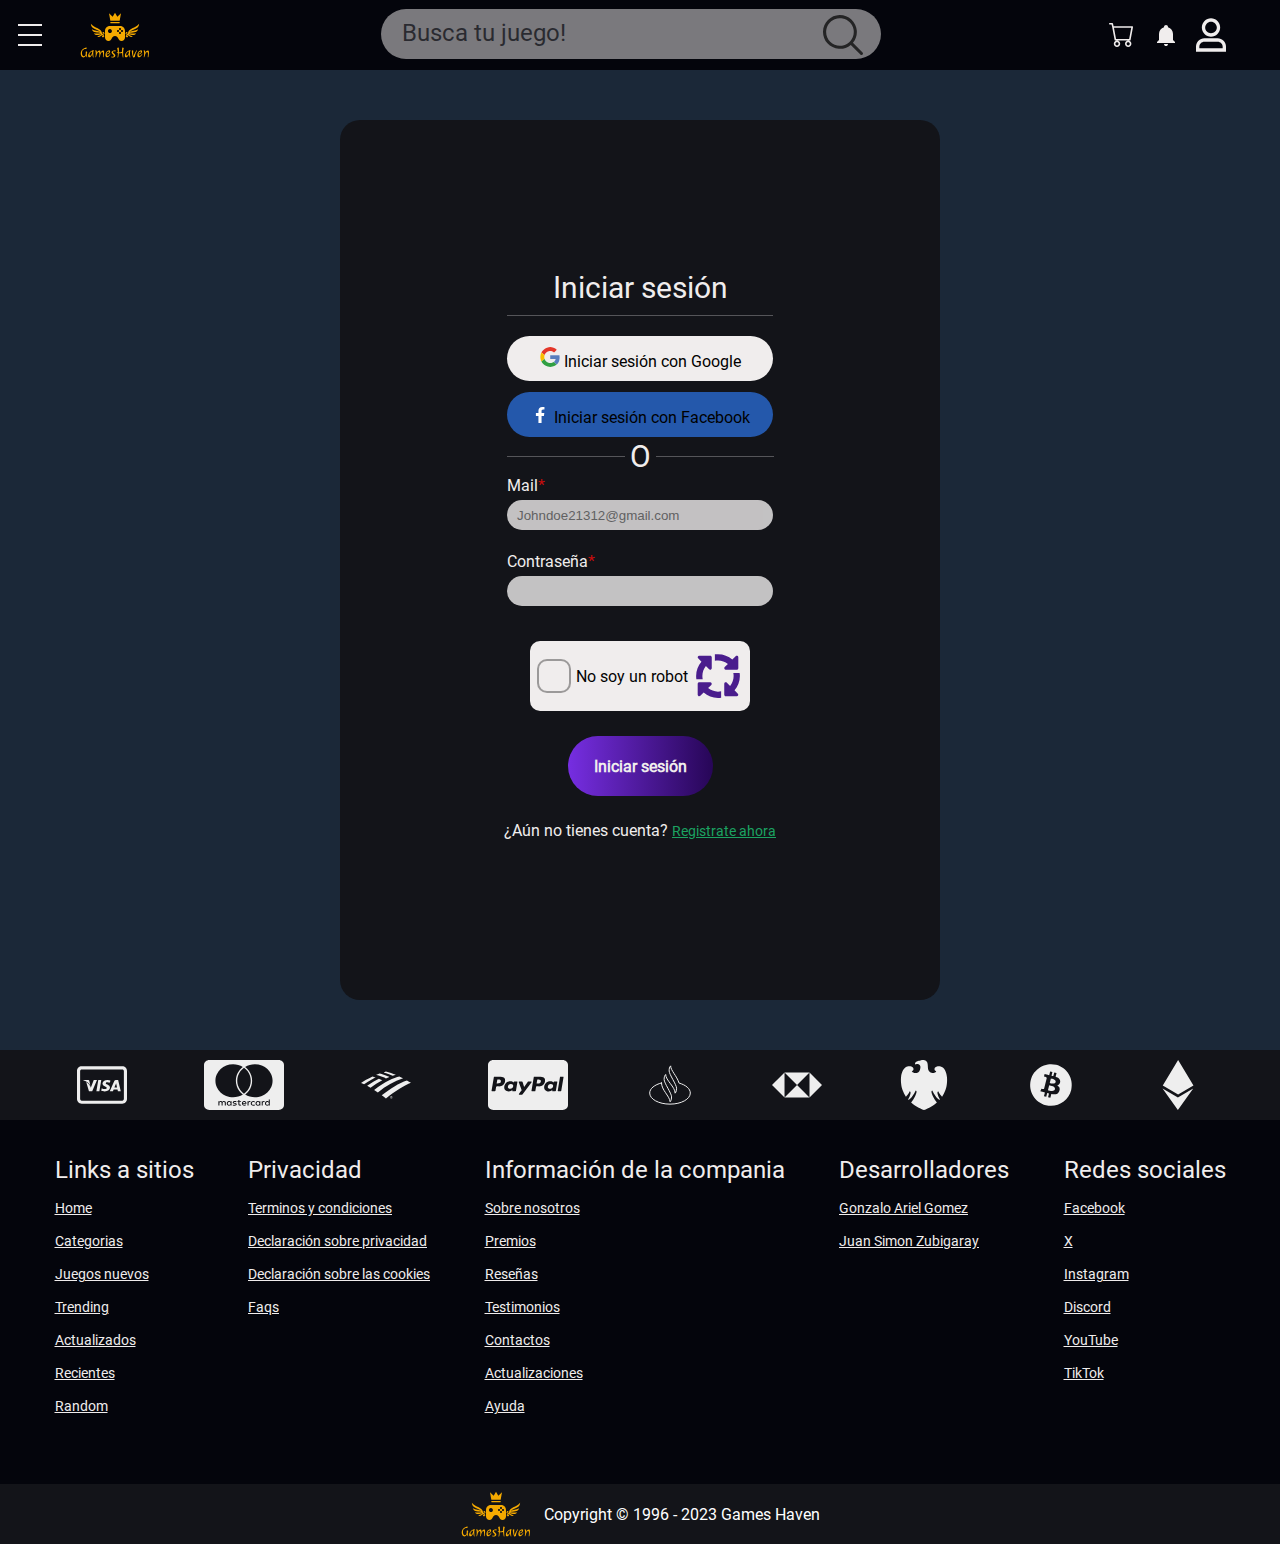
<file: GamesHaven/login.html>
<!DOCTYPE html>
<html lang="en">

<head>
    <meta charset="UTF-8">
    <meta name="viewport" content="width=device-width, initial-scale=1.0">
    <title>Login</title>
    <link rel="stylesheet" href="css/style.css">
    <link rel="icon" href="images/icons/Favicon.png" type="png">
</head>

<body>

    <header>
        <nav class="menu-hamburguesa">
            <input type="checkbox" class="toggler">
            <div class="hamburger">
                <div></div>
            </div>
            <div class="menu">
                <div>
                    <ul>
                        <li class="sombraMenu"><img src="images/icons/ico-accion.svg" alt="accion"><a href='#accion'
                                class="menuCategoria">Accion</a></li>
                        <li class="sombraMenu"><img src="images/icons/ico-multijugador.svg" alt="multijugador"><a
                                href='#multijugador' class="menuCategoria">Multijugador</a></li>
                        <li class="sombraMenu"><img src="images/icons/ico-estrategia.svg" alt="estrategia"><a
                                href='#estrategia' class="menuCategoria">Estrategia</a></li>
                        <li class="sombraMenu"><img src="images/icons/ico-aventura.svg" alt="aventura"><a
                                href='#aventura' class="menuCategoria">Aventura</a></li>
                        <li class="sombraMenu"><img src="images/icons/ico-terror.svg" alt="terror"><a href='#terror'
                                class="menuCategoria">Terror</a></li>
                    </ul>
                </div>
            </div>
        </nav>

        <a href="index.html">
            <img class="icono" src="images/icons/PaginaLogo.svg" alt="icono" id="logo-pagina">
        </a>
        <div class="contenedorBusqueda">
            <img src="images/icons/Lupa.svg" alt="Lupa" id="lupa">
            <input type="text" name="" id="barra-busqueda" placeholder="Busca tu juego!">
        </div>

        <nav>

            <ul class="menuUsuario">
                <li>
                    <img src="images/icons/bi_cart-check.svg" alt="carrito" id="carrito">
                </li>
                <li>
                    <img src="images/icons/mdi_bell.svg" alt="notificaciones" id="notificaciones">
                </li>
                <li>
                    <img src="images/icons/tdesign_user.svg" alt="perfil" id="perfil">
                </li>
            </ul>
        </nav>
        <div class="contenedorCart">
            <div class="shopping-cart">
                <div class="shopping-cart-header">
                    <img src="images/icons/bi_cart-check.svg" alt="carrito">
                    <p class="badgeCart">3</p>
                    <div class="shopping-cart-total">
                        <p>Total: </p>
                        <p class="destacarPrecio"> $1.853,99</p>
                    </div>
                </div> <!--end shopping-cart-header -->

                <ul>
                    <li class="imgDetalles">
                        <img class="imgCart" src="images/carrusel/ZombieArmyTrilogy.jpg" alt="Zombie Army Trilogy">
                        <div class="detallesCart">
                            <p class="item-titulo">Zombie Army Trilogy</p>
                            <div class="precioEliminar">
                                <p class="destacarPrecio">$489.99</p>
                                <a class="eliminar">Eliminar</a>
                            </div>

                        </div>
                    </li>

                    <li class="imgDetalles">
                        <img class="imgCart" src="images/carrusel/InsideTheBackrooms.jpg" alt="Inside The Backrooms">
                        <div class="detallesCart">
                            <p class="item-titulo">Inside The Backrooms</p>
                            <div class="precioEliminar">
                                <p class="destacarPrecio">$599</p>
                                <a class="eliminar">Eliminar</a>
                            </div>
                        </div>
                    </li>

                    <li class="imgDetalles">
                        <img class="imgCart" src="images/carrusel/Divinity 2.jpg" alt="Divinity Original Sin 2">
                        <div class="detallesCart">
                            <p class="item-titulo">Divinity Original Sin 2</p>
                            <div class="precioEliminar">
                                <p class="destacarPrecio">$765</p>
                                <a class="eliminar">Eliminar</a>
                            </div>
                        </div>
                    </li>
                </ul>
                <button class="btnComprar">Comprar</button>
            </div> <!--end shopping-cart -->
        </div> <!--end container -->

        <div class="desplegableUsuario">
            <ul class="listaUsuario">
                <div class="shadowLi">


                    <li class="test12">
                        <img src="images/icons/mdi_user.svg" alt="perfil">
                        <p class="opcionesUsuario">Mi perfil</p>
                    </li>
                </div>
                <div class="shadowLi">
                    <li>
                        <img src="images/icons/uil_edit.svg" alt="editar">
                        <p class="opcionesUsuario">Editar perfil</p>
                    </li>
                </div>
                <div class="shadowLi">
                    <li>
                        <img src="images/icons/ph_configuracion.svg" alt="configuracion">
                        <p class="opcionesUsuario">Configuración</p>
                    </li>
                </div>
                <div class="shadowLi">
                    <li>
                        <img src="images/icons/mdi_cerrar-sesion.svg" alt="salir">
                        <p class="opcionesUsuario">Cerrar sesión</p>
                    </li>
                </div>
            </ul>
        </div>

    </header>

    <div class="contenedor-form">
        <section class="formulario-iniciar-sesion">

            <div class="contenedor-titulo-iniciar-sesion">
                <h2 class="titulo-iniciar-sesion">Iniciar sesión</h2>
            </div>


            <form class="formulario" action="index.html">
                <div class="iniciar-con-google">
                    <a href="index.html">
                        <button type="button" class="btn-iniciar-red-social google">
                            <img src="images/icons/devicon_google.svg" alt="" class="icono-google">
                            Iniciar sesión con Google</button>
                    </a>
                </div>

                <div class="iniciar-con-facebook">
                    <a href="index.html">
                        <button type="submit" class="btn-iniciar-red-social facebook">
                            <img src="images/icons/logos_facebook.svg" alt="" class="icono-facebook">
                            Iniciar sesión con Facebook</button>
                    </a>
                </div>

                <div class="contenedor-texto-intermedio">
                    <div class="linea-texto-intermedio"></div>
                    <h2 class="texto-intermedio">O</h2>
                    <div class="linea-texto-intermedio"></div>
                </div>


                <div class="contenedor-inputs">
                    <div>
                        <label class="texto-label-iniciar-sesion">
                            Mail <span class="asterisco"> *</span>
                        </label>

                        <input type="email" name="email" id="" class="contenedor-input-iniciar-sesion"
                            placeholder="Johndoe21312@gmail.com" required>
                    </div>

                    <div id="input-contraseña">
                        <label class="texto-label-iniciar-sesion">
                            Contraseña <span class="asterisco"> *</span>
                        </label>

                        <input type="password" name="password" id="" class="contenedor-input-iniciar-sesion" required>
                    </div>

                </div>
                <div class="contenedor-captcha">
                    <div class="captcha">

                        <div class="captcha-confirmacion">

                        </div>
                        <p class="captcha-texto">No soy un robot</p>
                        <div class="captcha-flechas">
                            <img src="images/icons/captcha-flechas.svg" alt="">
                        </div>
                    </div>
                </div>

                <div class="contenedor-btn-iniciar-sesion">
                    <a class="btn-link-registro" id="btn-inicio-sesion">
                        <button type="button" class="btn-iniciar-sesion texto-btn-iniciar-sesion btnfos btnfos-4"
                            required>Iniciar sesión
                        </button>
                    </a>
                </div>

                <p><span class="ir-a-registrarse">¿Aún no tienes cuenta?</span>
                    <a href="signup.html" class="registrate-ahora">Registrate ahora</a>
                </p>

            </form>
            <div class="registroOculto">
                <p>Te Ingresaste con exito! ✓</p>
            </div>
        </section>
    </div>

    <footer>
        <div class="metodos-pago">
            <img src="images/icons/formkit_visa.svg" alt="visa" class="icono-pago">
            <img src="images/icons/fontisto_mastercard.svg" alt="mastercard" class="icono-pago-ext">
            <img src="images/icons/simple-icons_bankofamerica.svg" alt="bankofamerica" class="icono-pago">
            <img src="images/icons/fontisto_paypal.svg" alt="paypal" class="icono-pago-ext">
            <img src="images/icons/arcticons_santander.svg" alt="santander" class="icono-pago">
            <img src="images/icons/simple-icons_hsbc.svg" alt="hsbc" class="icono-pago">
            <img src="images/icons/simple-icons_barclays.svg" alt="barclays" class="icono-pago">
            <img src="images/icons/mdi_bitcoin.svg" alt="bitcoin" class="icono-pago">
            <img src="images/icons/cib_ethereum.svg" alt="ethereum" class="icono-pago">
        </div>
        <div class="categorias"><!--Inicio de categorias footer-->
            <ul><!--Inicio de links a sitios-->
                <li class="titulo-categoria">
                    <p>Links a sitios</p>
                </li>
                <li class="titulo-subcategoria">
                    <a href="">Home</a>
                </li>
                <li class="titulo-subcategoria">
                    <a href="">Categorias</a>
                </li>
                <li class="titulo-subcategoria">
                    <a href="">Juegos nuevos</a>
                </li>
                <li class="titulo-subcategoria">
                    <a href="">Trending</a>
                </li>
                <li class="titulo-subcategoria">
                    <a href="">Actualizados</a>
                </li>
                <li class="titulo-subcategoria">
                    <a href="">Recientes</a>
                </li>
                <li class="titulo-subcategoria" id="ultimo-subtitulo">
                    <a href="">Random</a>
                </li>
            </ul> <!--Fin de links a sitios-->

            <ul> <!--Inicio de privacidad-->
                <li class="titulo-categoria">
                    <p>Privacidad</p>
                </li>
                <li class="titulo-subcategoria">
                    <a href="">Terminos y condiciones</a>
                </li>
                <li class="titulo-subcategoria">
                    <a href="">Declaración sobre privacidad</a>
                </li>
                <li class="titulo-subcategoria">
                    <a href="">Declaración sobre las cookies</a>
                </li>
                <li class="titulo-subcategoria">
                    <a href="">Faqs</a>
                </li>
            </ul> <!--Fin de privacidad-->

            <ul><!--Inicio de información de la compania-->
                <li class="titulo-categoria">
                    <p>Información de la compania</p>
                </li>
                <li class="titulo-subcategoria">
                    <a href="">Sobre nosotros</a>
                </li>
                <li class="titulo-subcategoria">
                    <a href="">Premios</a>
                </li>
                <li class="titulo-subcategoria">
                    <a href="">Reseñas</a>
                </li>
                <li class="titulo-subcategoria">
                    <a href="">Testimonios</a>
                </li>
                <li class="titulo-subcategoria">
                    <a href="">Contactos</a>
                </li>
                <li class="titulo-subcategoria">
                    <a href="">Actualizaciones</a>
                </li>
                <li class="titulo-subcategoria">
                    <a href="">Ayuda</a>
                </li>
            </ul> <!--Fin de información de la compania-->

            <ul><!--Inicio de desarrolladores-->
                <li class="titulo-categoria">
                    <p>Desarrolladores</p>
                </li>
                <li class="titulo-subcategoria">
                    <a href="">Gonzalo Ariel Gomez</a>
                </li>
                <li class="titulo-subcategoria">
                    <a href="">Juan Simon Zubigaray</a>
                </li>

            </ul> <!--Fin de desarrolladores-->

            <ul><!--Inicio de redes sociales-->
                <li class="titulo-categoria">Redes sociales</li>
                <li class="titulo-subcategoria">
                    <a href="">Facebook</a>
                </li>
                <li class="titulo-subcategoria">
                    <a href="">X</a>
                </li>
                <li class="titulo-subcategoria">
                    <a href="">Instagram</a>
                </li>
                <li class="titulo-subcategoria">
                    <a href="">Discord</a>
                </li>
                <li class="titulo-subcategoria">
                    <a href="">YouTube</a>
                </li>
                <li class="titulo-subcategoria">
                    <a href="">TikTok</a>
                </li>
            </ul> <!--Fin de redes sociales-->

        </div> <!--Fin de categorias footer-->

        <div class="footer-final">
            <img src="images/icons/PaginaLogo.svg" alt="logo">
            <p id="copyright">Copyright © 1996 - 2023 Games Haven</p>
        </div>
    </footer>
    <script src="js/formulario.js"></script>

</body>

</html>
</file>
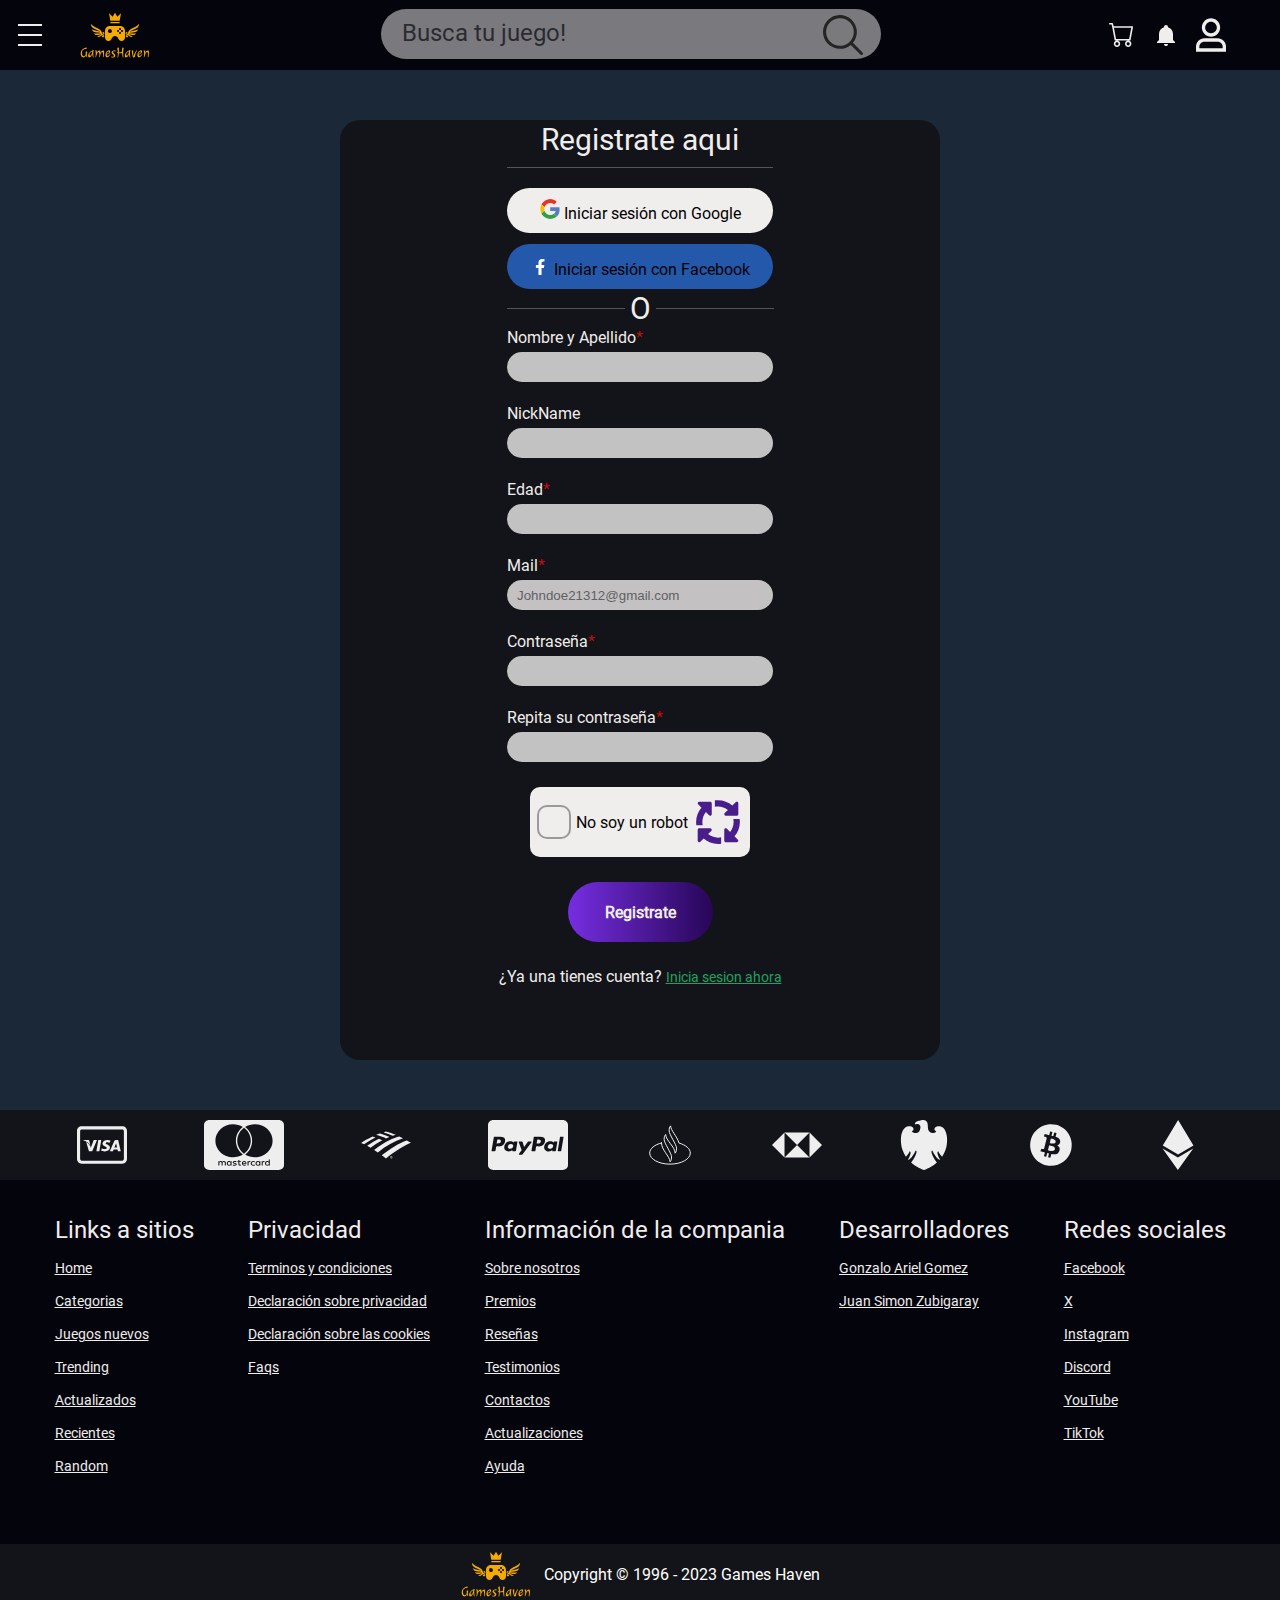
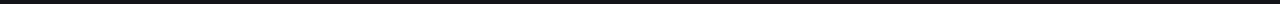
<file: GamesHaven/signup.html>
<!DOCTYPE html>
<html lang="en">

<head>
    <meta charset="UTF-8">
    <meta name="viewport" content="width=device-width, initial-scale=1.0">
    <title>Sign Up</title>
    <link rel="stylesheet" href="css/style.css">
    <link rel="icon" href="images/icons/Favicon.png" type="png">
</head>

<body>
    <header>
        <nav class="menu-hamburguesa">
            <input type="checkbox" class="toggler">
            <div class="hamburger">
                <div></div>
            </div>
            <div class="menu">
                <div>
                    <ul>
                        <li class="sombraMenu"><img src="images/icons/ico-accion.svg" alt="accion"><a href='#accion'
                                class="menuCategoria">Accion</a></li>
                        <li class="sombraMenu"><img src="images/icons/ico-multijugador.svg" alt="multijugador"><a
                                href='#multijugador' class="menuCategoria">Multijugador</a></li>
                        <li class="sombraMenu"><img src="images/icons/ico-estrategia.svg" alt="estrategia"><a
                                href='#estrategia' class="menuCategoria">Estrategia</a></li>
                        <li class="sombraMenu"><img src="images/icons/ico-aventura.svg" alt="aventura"><a
                                href='#aventura' class="menuCategoria">Aventura</a></li>
                        <li class="sombraMenu"><img src="images/icons/ico-terror.svg" alt="terror"><a href='#terror'
                                class="menuCategoria">Terror</a></li>
                    </ul>
                </div>
            </div>
        </nav>

        <a href="index.html">
            <img class="icono" src="images/icons/PaginaLogo.svg" alt="icono" id="logo-pagina">
        </a>
        <div class="contenedorBusqueda">
            <img src="images/icons/Lupa.svg" alt="Lupa" id="lupa">
            <input type="text" name="" id="barra-busqueda" placeholder="Busca tu juego!">
        </div>

        <nav>

            <ul class="menuUsuario">
                <li>
                    <img src="images/icons/bi_cart-check.svg" alt="carrito" id="carrito">
                </li>
                <li>
                    <img src="images/icons/mdi_bell.svg" alt="notificaciones" id="notificaciones">
                </li>
                <li>
                    <img src="images/icons/tdesign_user.svg" alt="perfil" id="perfil">
                </li>
            </ul>
        </nav>
        <div class="contenedorCart">
            <div class="shopping-cart">
                <div class="shopping-cart-header">
                    <img src="images/icons/bi_cart-check.svg" alt="carrito">
                    <p class="badgeCart">3</p>
                    <div class="shopping-cart-total">
                        <p>Total: </p>
                        <p class="destacarPrecio"> $1.853,99</p>
                    </div>
                </div> <!--end shopping-cart-header -->

                <ul>
                    <li class="imgDetalles">
                        <img class="imgCart" src="images/carrusel/ZombieArmyTrilogy.jpg" alt="Zombie Army Trilogy">
                        <div class="detallesCart">
                            <p class="item-titulo">Zombie Army Trilogy</p>
                            <div class="precioEliminar">
                                <p class="destacarPrecio">$489.99</p>
                                <a class="eliminar">Eliminar</a>
                            </div>

                        </div>
                    </li>

                    <li class="imgDetalles">
                        <img class="imgCart" src="images/carrusel/InsideTheBackrooms.jpg" alt="Inside The Backrooms">
                        <div class="detallesCart">
                            <p class="item-titulo">Inside The Backrooms</p>
                            <div class="precioEliminar">
                                <p class="destacarPrecio">$599</p>
                                <a class="eliminar">Eliminar</a>
                            </div>
                        </div>
                    </li>

                    <li class="imgDetalles">
                        <img class="imgCart" src="images/carrusel/Divinity 2.jpg" alt="Divinity Original Sin 2">
                        <div class="detallesCart">
                            <p class="item-titulo">Divinity Original Sin 2</p>
                            <div class="precioEliminar">
                                <p class="destacarPrecio">$765</p>
                                <a class="eliminar">Eliminar</a>
                            </div>
                        </div>
                    </li>
                </ul>
                <button class="btnComprar">Comprar</button>
            </div> <!--end shopping-cart -->
        </div> <!--end container -->

        <div class="desplegableUsuario">
            <ul class="listaUsuario">
                <div class="shadowLi">


                    <li class="test12">
                        <img src="images/icons/mdi_user.svg" alt="perfil">
                        <p class="opcionesUsuario">Mi perfil</p>
                    </li>
                </div>
                <div class="shadowLi">
                    <li>
                        <img src="images/icons/uil_edit.svg" alt="editar">
                        <p class="opcionesUsuario">Editar perfil</p>
                    </li>
                </div>
                <div class="shadowLi">
                    <li>
                        <img src="images/icons/ph_configuracion.svg" alt="configuracion">
                        <p class="opcionesUsuario">Configuración</p>
                    </li>
                </div>
                <div class="shadowLi">
                    <li>
                        <img src="images/icons/mdi_cerrar-sesion.svg" alt="salir">
                        <p class="opcionesUsuario">Cerrar sesión</p>
                    </li>
                </div>
            </ul>
        </div>

    </header>

    <div class="contenedor-form">
        <section class="formulario-iniciar-sesion2">

            <div class="contenedor-titulo-signup">
                <h2 class="titulo-iniciar-sesion">Registrate aqui</h2>
            </div>


            <form class="formulario">

                <div class="iniciar-con-google">
                    <a href="index.html">
                        <button type="button" class="btn-iniciar-red-social google">
                            <img src="images/icons/devicon_google.svg" alt="" class="icono-google">
                            Iniciar sesión con Google</button>
                    </a>
                </div>

                <div class="iniciar-con-facebook">
                    <a href="index.html">
                        <button type="button" class="btn-iniciar-red-social facebook">
                            <img src="images/icons/logos_facebook.svg" alt="" class="icono-facebook">
                            Iniciar sesión con Facebook</button>
                    </a>
                </div>



                <div class="contenedor-texto-intermedio">
                    <div class="linea-texto-intermedio"></div>
                    <h2 class="texto-intermedio">O</h2>
                    <div class="linea-texto-intermedio"></div>
                </div>


                <div class="contenedor-signup">
                    <div class="">
                        <label class="texto-label-iniciar-sesion">
                            Nombre y Apellido <span class="asterisco"> *</span>
                        </label>

                        <input type="text" name="nombre" id="" class="contenedor-input-iniciar-sesion">
                    </div>

                    <div>
                        <label class="texto-label-iniciar-sesion label-signup">
                            NickName
                        </label>

                        <input type="text" name="nickname" id="" class="contenedor-input-iniciar-sesion">
                    </div>

                    <div>
                        <label class="texto-label-iniciar-sesion label-signup">
                            Edad <span class="asterisco"> *</span>
                        </label>

                        <input type="number" name="edad" id="" class="contenedor-input-iniciar-sesion">
                    </div>

                    <div>
                        <label class="texto-label-iniciar-sesion label-signup">
                            Mail <span class="asterisco"> *</span>
                        </label>

                        <input type="email" name="email" id="" class="contenedor-input-iniciar-sesion"
                            placeholder="Johndoe21312@gmail.com">
                    </div>

                    <div id="">
                        <label class="texto-label-iniciar-sesion label-signup">
                            Contraseña <span class="asterisco"> *</span>
                        </label>

                        <input type="password" name="password" id="" class="contenedor-input-iniciar-sesion">
                    </div>

                    <div id="">
                        <label class="texto-label-iniciar-sesion label-signup">
                            Repita su contraseña <span class="asterisco"> *</span>
                        </label>

                        <input type="password" name="again-password" id="again-password"
                            class="contenedor-input-iniciar-sesion">
                    </div>

                </div>

                <div class="contenedor-captcha-signup">
                    <div class="captcha">

                        <div class="captcha-confirmacion">

                        </div>
                        <p class="captcha-texto">No soy un robot</p>
                        <div class="captcha-flechas">
                            <img src="images/icons/captcha-flechas.svg" alt="">
                        </div>
                    </div>
                </div>


                <div class="contenedor-btn-iniciar-sesion">
                    <a class="btn-link-registro" id="btn-inicio-sesion">
                        <button type="button" class="btn-iniciar-sesion texto-btn-iniciar-sesion btnfos btnfos-4"
                            required>Registrate
                        </button>
                    </a>
                </div>

                <p><span class="ir-a-registrarse">¿Ya una tienes cuenta?</span>
                    <a href="login.html" class="registrate-ahora">Inicia sesion ahora</a>
                </p>


            </form>
            <div class="registroOculto">
                <p>Te Ingresaste con exito! ✓</p>
            </div>
        </section>
    </div>

    <footer>
        <div class="metodos-pago">
            <img src="images/icons/formkit_visa.svg" alt="visa" class="icono-pago">
            <img src="images/icons/fontisto_mastercard.svg" alt="mastercard" class="icono-pago-ext">
            <img src="images/icons/simple-icons_bankofamerica.svg" alt="bankofamerica" class="icono-pago">
            <img src="images/icons/fontisto_paypal.svg" alt="paypal" class="icono-pago-ext">
            <img src="images/icons/arcticons_santander.svg" alt="santander" class="icono-pago">
            <img src="images/icons/simple-icons_hsbc.svg" alt="hsbc" class="icono-pago">
            <img src="images/icons/simple-icons_barclays.svg" alt="barclays" class="icono-pago">
            <img src="images/icons/mdi_bitcoin.svg" alt="bitcoin" class="icono-pago">
            <img src="images/icons/cib_ethereum.svg" alt="ethereum" class="icono-pago">
        </div>
        <div class="categorias"><!--Inicio de categorias footer-->
            <ul><!--Inicio de links a sitios-->
                <li class="titulo-categoria">
                    <p>Links a sitios</p>
                </li>
                <li class="titulo-subcategoria">
                    <a href="">Home</a>
                </li>
                <li class="titulo-subcategoria">
                    <a href="">Categorias</a>
                </li>
                <li class="titulo-subcategoria">
                    <a href="">Juegos nuevos</a>
                </li>
                <li class="titulo-subcategoria">
                    <a href="">Trending</a>
                </li>
                <li class="titulo-subcategoria">
                    <a href="">Actualizados</a>
                </li>
                <li class="titulo-subcategoria">
                    <a href="">Recientes</a>
                </li>
                <li class="titulo-subcategoria" id="ultimo-subtitulo">
                    <a href="">Random</a>
                </li>
            </ul> <!--Fin de links a sitios-->

            <ul> <!--Inicio de privacidad-->
                <li class="titulo-categoria">
                    <p>Privacidad</p>
                </li>
                <li class="titulo-subcategoria">
                    <a href="">Terminos y condiciones</a>
                </li>
                <li class="titulo-subcategoria">
                    <a href="">Declaración sobre privacidad</a>
                </li>
                <li class="titulo-subcategoria">
                    <a href="">Declaración sobre las cookies</a>
                </li>
                <li class="titulo-subcategoria">
                    <a href="">Faqs</a>
                </li>
            </ul> <!--Fin de privacidad-->

            <ul><!--Inicio de información de la compania-->
                <li class="titulo-categoria">
                    <p>Información de la compania</p>
                </li>
                <li class="titulo-subcategoria">
                    <a href="">Sobre nosotros</a>
                </li>
                <li class="titulo-subcategoria">
                    <a href="">Premios</a>
                </li>
                <li class="titulo-subcategoria">
                    <a href="">Reseñas</a>
                </li>
                <li class="titulo-subcategoria">
                    <a href="">Testimonios</a>
                </li>
                <li class="titulo-subcategoria">
                    <a href="">Contactos</a>
                </li>
                <li class="titulo-subcategoria">
                    <a href="">Actualizaciones</a>
                </li>
                <li class="titulo-subcategoria">
                    <a href="">Ayuda</a>
                </li>
            </ul> <!--Fin de información de la compania-->

            <ul><!--Inicio de desarrolladores-->
                <li class="titulo-categoria">
                    <p>Desarrolladores</p>
                </li>
                <li class="titulo-subcategoria">
                    <a href="">Gonzalo Ariel Gomez</a>
                </li>
                <li class="titulo-subcategoria">
                    <a href="">Juan Simon Zubigaray</a>
                </li>

            </ul> <!--Fin de desarrolladores-->

            <ul><!--Inicio de redes sociales-->
                <li class="titulo-categoria">Redes sociales</li>
                <li class="titulo-subcategoria">
                    <a href="">Facebook</a>
                </li>
                <li class="titulo-subcategoria">
                    <a href="">X</a>
                </li>
                <li class="titulo-subcategoria">
                    <a href="">Instagram</a>
                </li>
                <li class="titulo-subcategoria">
                    <a href="">Discord</a>
                </li>
                <li class="titulo-subcategoria">
                    <a href="">YouTube</a>
                </li>
                <li class="titulo-subcategoria">
                    <a href="">TikTok</a>
                </li>
            </ul> <!--Fin de redes sociales-->

        </div> <!--Fin de categorias footer-->

        <div class="footer-final">
            <img src="images/icons/PaginaLogo.svg" alt="logo">
            <p id="copyright">Copyright © 1996 - 2023 Games Haven</p>
        </div>
    </footer>
    <script src="js/formulario.js"></script>
</body>

</html>
</file>
<file: aplicacion-venta-de-viajes-con-js/css/style.css>
html {
    font-family: 'Roboto', sans-serif;
    color: #d1d1d1;
}

body {
    margin: 0;
    background-color: #1d1d1d;
}

img {
    width: 800px;
    height: 500px;
    margin: 10px;
    border-radius: 10px;
}

.oculto {
    display: none;
}

.listaDestinos {
    list-style-type: none;
    margin: 0;
    padding: 0;
    width: 25%;
    background-color: #282828;
    position: fixed;
    height: 100%;
    overflow: auto;
}

.destino .linkDestino {
    display: block;

    padding: 8px 16px;
    text-decoration: none;
    cursor: pointer;
}

.destino .linkDestino.active {
    background-color: #04AA6D;
    color: white;
}

.destino .linkDestino:hover:not(.active) {
    background-color: #555;
    color: white;
}

.contenedor {
    margin-left: 25%;
    padding: 1px 16px;
    height: 100vh;
}

.contenedorImagen {
    display: flex;
    align-items: center;
    justify-content: center;
}
</file>
<file: app-clima-js/css/style.css>
html {
  font-family: 'Roboto', sans-serif;
}

body {
  background: linear-gradient(to bottom right, #6494AA, #C9DFEA);
  margin: 0;
  bottom: 0;
  width: 100vw;
  height: 100vh;
}

.contenedor {
  max-width: 500px;
  margin: 0 auto;
  margin-top: 10px;
  padding: 20px;
  text-align: center;
  background-color: #E9B872;
  box-shadow: 0 2px 4px rgba(0, 0, 0, 0.1);
}

h1 {
  color: #333333;
}

input[type="text"] {
  padding: 10px;
  font-size: 16px;
  width: 70%;
  border: 1px solid gray;
}

button {
  padding: 10px 20px;
  font-size: 16px;
  background-color: #90A959;
  color: #ffffff;
  border: 1px solid gray;
  cursor: pointer;
  font-family: 'Roboto', sans-serif;
}

#datosClima {
  margin-top: 20px;
  font-size: 18px;
  background-color: #E9B872;
}

@keyframes fadeInUp {
  from {
    opacity: 0;
    transform: translateY(20px);
  }

  to {
    opacity: 1;
    transform: translateY(0);
  }
}

.animated-element {
  animation: fadeInUp 0.5s ease-in-out;
}
</file>
<file: app-peliculas-js/css/style.css>
.container {
  max-width: 500px;
  margin: 0 auto;
  text-align: center;
}

html {
  font-family: 'Roboto', sans-serif;
  background-color: #191919;
  color: #f5f5f5;
}

input[type="text"] {
  border-top-left-radius: 10px 10px;
  border-bottom-left-radius: 10px 10px;
  width: 380px;
  padding: 10px;
  font-size: 16px;
}

input[type="text"]::placeholder {
  font-family: 'Roboto', sans-serif;
}

button {
  padding: 10px 20px;
  font-size: 16px;
  background-color: #f5f5f5;
  color: #000;
  border: none;
  cursor: pointer;
  font-family: 'Roboto', sans-serif;
  border-top-right-radius: 10px 10px;
  border-bottom-right-radius: 10px 10px;
}

#results {
  margin-top: 20px;
  text-align: left;
}

.movie {
  min-height: 200px;
  margin-bottom: 10px;
  padding: 10px;
  background-color: #444444;
  border-radius: 5px;
}

.movie img {
  width: 100px;
  float: left;
  margin-right: 10px;
}

.movie h2 {
  font-size: 18px;
  margin-top: 0;
}

.movie p {
  margin: 5px 0;
}

.loading {
  display: flex;
  flex-direction: column;
  justify-content: center;
  align-items: center;
}
</file>
<file: calculadora-solo-con-js/css/style.css>
html {
  font-family: 'Roboto', sans-serif;
}

body {
  font-family: Arial, sans-serif;
  background-color: #2d2d2d;
}

h1 {
  color: white;
  text-align: center;
  margin-top: 30px;
}

h2 {
  color: white;
  text-align: center;
  margin-top: 10px;
  opacity: 50%;
}

.calculadora {
  width: 314px;
  margin: 0 auto;
  background-color: #707070;
  padding: 20px;
  border-radius: 5px;
  box-shadow: 0 2px 5px rgba(0, 0, 0, 0.1);
}

#pantalla {
  width: 90%;
  padding: 10px;
  font-size: 20px;
  margin-bottom: 10px;
  text-align: right;
}

input[type="button"] {
  color: white;
  width: 70px;
  height: 40px;
  margin-right: 5px;
  margin-bottom: 5px;
  font-size: 24px;
  background-color: #2d2d2d;
  border: none;
  border-radius: 5px;
  cursor: pointer;
}

input[type="button"]:hover {
  background-color: #878787;
}

input[type="button"]:last-child {
  margin-right: 0;
  width: 98%;
}
</file>
<file: GamesHaven/css/style.css>
* {
    margin: 0;
    padding: 0;
    list-style: none;
    text-decoration: none;
    border: none;
    outline: none;
}

:root {
    --color-blanco: #F0EDED;
    --color-negro: #020202;
    --Acento: #4A1D8D;
    --color-rojo-danger: #C80C0C;
    --metodos-pago-color: #131419;
    --fifth-color: #003049;
    --fondo: #1B2838;
}

body {
    background-color: var(--fondo);
}

#Juego {
    display: none;
}

/*Mobile first home*/
/*Cosas del header*/
header {
    height: 70px;
    width: 100%;
    background-color: #04050C;
    display: flex;
}

.headerDesktop {
    display: none;
}


/*Menu hamburguesa*/
.toggler {
    z-index: 2;
    height: 50px;
    width: 50px;
    position: absolute;
    top: 0;
    left: 0;
    cursor: pointer;
    opacity: 0;
}

.hamburger {
    position: absolute;
    top: 0;
    left: 0;
    height: 40px;
    width: 40px;
    padding: 0.6rem;
    display: flex;
    align-items: center;
    justify-content: center;
}

.hamburger>div {
    position: relative;
    top: 5px;
    left: 0px;
    background-color: var(--color-blanco);
    height: 2px;
    width: 60%;
    transition: all 0.4s ease;
}


.hamburger>div::before,
.hamburger>div::after {
    content: '';
    position: absolute;
    top: -10px;
    background-color: var(--color-blanco);
    width: 100%;
    height: 2px;
    transition: all 0.4s ease;
}

.hamburger>div::after {
    top: 10px;
}


.toggler:checked+.hamburger>div {
    background-color: var(--color-negro);
}

.toggler:checked+.hamburger>div::before {
    top: 0;
    transform: rotate(45deg);

}


.toggler:checked+.hamburger>div::after {
    top: 0;
    transform: rotate(135deg);

}


.menu {
    width: 0%;
    height: 300px;
    transition: all 0.4s ease;
}


.toggler:checked~.menu {
    width: 30%;
}

.menu>div>ul {
    display: flex;
    flex-direction: column;
    position: fixed;
    top: 70px;
    padding-left: 10px;
    visibility: hidden;
}

.menu>div>ul>li {
    list-style: none;
    padding: 0.5px;
}

.menu>div>ul>li>a {
    color: var(--color-blanco);
    text-decoration: none;
    font-size: 18px;
}

.toggler:checked~.menu>div>ul {
    position: absolute;
    z-index: 1;
    transition: visibility 0.4s ease;
    transition-delay: 0.1s;
    visibility: visible;
    background: var(--Color-primario, #0C0D14);
    width: 160px;
    height: 215px;
    border-radius: 0px 0px 10px 0px;
}

.toggler:checked~.menu>div>ul>li {
    display: flex;
    flex-direction: row;
    align-items: center;
}

.sombraMenu:hover {
    box-shadow: 4px 0px 0px 0px #4A1D8D;

}

.menuCategoria {
    margin-left: 10px;
}

.menuCategoria:hover {
    color: var(--Colo-secundario, #F5AA00);
}




.iconoLogo {

    position: absolute;
    left: 75px;
    top: 15px;
    width: 60px;
    height: 41px;
    flex-shrink: 0;
}


.contenedorBarraBusqueda {
    position: absolute;
    visibility: hidden;
    background-color: #04050C;
    width: 100%;
    height: 50px;
    top: 70px;
    display: flex;
    justify-content: center;
    align-items: center;
}

.barra-busqueda {
    position: absolute;
    width: 90%;
    height: 30px;
    flex-shrink: 0;
    border-radius: 90px;
    opacity: 0.5;
    background: var(--color-blanco);

}



.divVisible {

    visibility: visible;
}


.barra-busqueda::placeholder {
    position: absolute;
    top: 20%;
    padding-left: 7px;
    color: var(--Color-primario, #0C0D14);
    font-family: RobotoRegular;
    font-size: 14px;
    font-style: normal;
    line-height: normal;
    opacity: 0.7;
}

/*Menu usuario*/
.menuUsuario {
    display: flex;
    flex-direction: row;
    justify-content: space-between;
    align-items: center;
    position: absolute;
    top: 20px;
    right: 0px;
    left: 55%;
    margin-right: 10px;
}

.iconoHeader {
    width: 30px;
    height: 30px;
}

/*Mobile*/

/*Cards*/

.badge-gratis {
    position: absolute;
    top: -4px;
    left: -6px;
    width: 45px;
    height: 24px;
    border-radius: 0px 0px 15px 0px;
    background-color: #85b200;
    display: flex;
    justify-content: center;
    align-items: center;
}

.triangulo-gratis {
    position: absolute;
    top: 20px;
    left: -6px;
    width: 0px;
    height: 0px;
    border-top: 7px solid #415701;
    border-left: 6px solid transparent;

}

.badge-pago {
    position: absolute;
    top: -4px;
    left: -6px;
    width: 60px;
    height: 24px;
    border-radius: 0px 0px 15px 0px;
    background: var(--Colo-secundario, #F5AA00);
    display: flex;
    justify-content: center;
    align-items: center;
}

.triangulo-pago {
    position: absolute;
    top: 20px;
    left: -6px;
    width: 0;
    height: 0;
    border-top: 7px solid #976900;
    border-left: 6px solid transparent;

}

.textoBadge {

    color: var(--color-negro);
    font-family: RobotoMedium;
    font-size: 12px;
}

.imgJuego {
    width: 160px;
    height: 90px;
    border-radius: 10px 10px 0px 0px;
    z-index: -1;
}

.contenedorImagen {
    position: relative;
    height: 90px;
}



.card {
    margin: 5px;
    width: 160px;
    height: 118px;
    border-radius: 10px;
    background: #131419;
    transition: all 0.3s ease;
}


.card:hover,
.card-grande:hover {
    border: 1px solid var(--Acento, #4A1D8D);
    box-shadow: 4px 4px 4px 0px rgba(0, 0, 0, 0.50);
    transition-property: box-shadow, border;
    transition-duration: .2s;
    transition-timing-function: ease-in-out;


}

.gratis:hover .badge {

    box-shadow: 4px 4px 4px 0px rgba(0, 0, 0, 0.50);
    opacity: 0.2;
}

.pago:hover .badge {

    box-shadow: 4px 4px 4px 0px rgba(0, 0, 0, 0.50);
    opacity: 0.2;
}



h2 {
    color: var(--color-blanco);
    font-family: RobotoBlack;
}

section>h2 {
    margin-top: 20px;
    margin-bottom: 5px;
}

.tituloJuego {
    display: flex;
    justify-content: center;
    align-items: center;
    color: var(--color-blanco);
    font-family: 'RobotoRegular';
    font-size: 12px;
    font-style: normal;
    font-weight: 400;
    line-height: normal;
    height: 28px;

}

.btnCarrito {
    position: absolute;
    bottom: 2px;
    right: 2px;
    width: 35px;
    height: 20px;
    border-radius: 10px;
    border: 1px solid var(--Negro, #020202);
    background: var(--Boton, #85B200);
    display: flex;
    justify-content: center;
    align-items: center;
}

.imgCarrito {
    width: 12px;
    height: 12px;

}

.sacar {

    visibility: hidden;
}

.agregadoCarritoVisible {
    position: absolute;
    bottom: 0px;
    width: 100%;
    height: 15px;
    background: var(--Carrito-agregado, #6E9007);
    display: flex;
    flex-direction: row;
    justify-content: center;

}

.agregadoCarritoOculto {
    display: none;
}

.agregadoCarritoVisible>p {
    font-family: 'RobotoRegular';
    font-size: 12px;

}

.agregadoCarritoVisible>.imgCarrito {
    margin-top: 1px;
}

/*Card Grande*/
.card-grande {
    width: 244px;
    height: 180px;
    border-radius: 10px;
    background: #131419;
    margin: 5px;
}

.contenedorImagen-grande {
    position: relative;
    height: 124px;
}

.imgJuego-grande {
    width: 244px;
    height: 124px;
    border-radius: 10px 10px 0px 0px;
    z-index: -1;
}

.badge-pago-grande {
    position: absolute;
    top: -4px;
    left: -6px;
    width: 60px;
    height: 24px;
    border-radius: 0px 0px 15px 0px;
    background: var(--Colo-secundario, #F5AA00);
    display: flex;
    justify-content: center;
    align-items: center;
}

.triangulo-pago-grande {
    position: absolute;
    top: 20px;
    left: -6px;
    width: 0;
    height: 0;
    border-top: 7px solid #976900;
    border-left: 6px solid transparent;

}

.textoBadge-grande {

    color: var(--color-negro);
    font-family: RobotoMedium;
}

.tituloJuego-grande {
    position: relative;
    bottom: 20px;
    display: flex;
    justify-content: center;
    color: var(--color-blanco);
    font-family: 'RobotoRegular';
    text-align: center;
    font-size: 20px;
    margin-top: 38px;
}

.btnGrande {
    position: absolute;
    width: 45px;
    height: 20px;
    border-radius: 20px;

}

/*Fin card grande*/

.cuatroCards {
    flex-direction: row;
    flex-wrap: wrap;
    width: 400px;
    display: none;
}

.grandeConCuatro {
    display: flex;
    flex-direction: row;
}



/*Fin Cards*/

/*Carrusel 1*/

.categoriaJuegos>h2 {
    margin-top: 20px;
    margin-left: 5%;
    margin-bottom: 10px;
}

.carrusel-botones {
    display: flex;
    flex-direction: row;
    align-items: center;
}

button {
    background-color: inherit;
}

.leftButton,
.rightButton {
    width: 40px;
    height: 40px;
    margin: 10px;
    display: none;

}

.rightButton {
    margin-right: 5px;
}

.leftButton:active,
.rightButton:active {
    opacity: 0.2;

}

.contenedor-carrusel {
    overflow-x: scroll;
    width: 100%;
    margin-left: 5%;
    margin-right: 5%;




}

.carrusel {
    display: flex;
    flex-direction: row;
    transition: transform 0.5s ease-in-out;


}








/*Fin Carrusel*/

/*Inicio de Login*/

.contenedor-form {
    display: flex;
    justify-content: center;
    align-items: center;
}

.contenedor-inputs {
    display: flex;
    flex-direction: column;
}

.formulario-iniciar-sesion {
    border-radius: 20px;
    background: var(--Color-primario-L1, #131419);

    display: flex;
    margin-top: 50px;
    flex-direction: column;
    align-items: center;
    width: 600px;
    height: 880px;
}

.formulario-iniciar-sesion2 {
    border-radius: 20px;
    background: var(--Color-primario-L1, #131419);

    display: flex;
    margin-top: 50px;
    flex-direction: column;
    align-items: center;
    width: 600px;
    height: 940px;
}

.contenedor-titulo-iniciar-sesion {
    margin-top: 150px;
    margin-bottom: 20px;
    border-bottom: 1px solid rgba(240, 237, 237, 0.3);

}

.titulo-iniciar-sesion {
    color: var(--color-blanco);
    text-align: center;
    width: 266px;
    margin-bottom: 10px;
    /*border-bottom: 1px solid var(--color-blanco);*/

    /* H2 */
    font-family: 'RobotoRegular';
    font-size: 30px;
    font-style: normal;
    font-weight: 400;
    line-height: normal;
}

.texto-intermedio {
    color: var(--color-blanco);
    text-align: center;
    margin-top: 2px;
    margin-bottom: 2px;

    /* H2 */
    font-family: 'RobotoRegular';
    font-size: 30px;
    font-style: normal;
    font-weight: 400;
    line-height: normal;
}

.btn-iniciar-red-social {
    width: 266px;
    height: 45px;
    flex-shrink: 0;


    color: #000;
    text-align: center;
    /* Body */
    font-family: 'RobotoRegular';
    font-size: 16px;
    font-style: normal;
    font-weight: 400;
    line-height: normal;
}

.iniciar-con-google {
    margin-bottom: 11px;
}

.google {
    border-radius: 90px;
    background: var(--color-blanco);
    cursor: pointer;
}

.facebook {
    border-radius: 90px;
    background: #2458AB;
    cursor: pointer;
}

.texto-label-iniciar-sesion {
    display: flex;
    margin-bottom: 5px;
    color: var(--color-blanco);
    text-align: center;
    font-family: 'RobotoRegular';
    font-size: 16px;
    font-style: normal;
    font-weight: 400;
    line-height: normal;
}

.contenedor-input-iniciar-sesion {
    width: 266px;
    height: 30px;
    flex-shrink: 0;

    border-radius: 90px;
    background: var(--color-blanco);
    opacity: 0.8;
}

.contenedor-input-iniciar-sesion::placeholder {
    padding-left: 10px;
}

.contenedor-captcha {
    display: flex;
    justify-content: center;
}

.captcha {
    display: flex;
    align-items: center;
    justify-content: center;
    width: 220px;
    height: 70px;
    flex-shrink: 0;
    border-radius: 10px;
    background: var(--color-blanco);
}

.captcha-confirmacion {
    width: 30px;
    height: 30px;
    flex-shrink: 0;
    border-radius: 10px;
    border: 2px solid rgba(0, 0, 0, 0.5);
    background: var(--color-blanco);
    opacity: 0.7;
}

.captcha-texto {
    color: var(--color-negro);
    text-align: center;
    margin-left: 5px;
    margin-right: 5px;

    /* Body */
    font-family: 'RobotoRegular';
    font-size: 16px;
    font-style: normal;
    font-weight: 400;
    line-height: normal;
}

.captcha-flechas {
    width: 50px;
    height: 50px;
    flex-shrink: 0;
}

.asterisco {
    color: var(--color-rojo-danger);
}

#input-contraseña {
    margin-top: 22px;
    margin-bottom: 35px;
}

.btn-iniciar-sesion {
    width: 145px;
    height: 60px;
    flex-shrink: 0;
    border-radius: 30px;
    background: var(--Acento-Lineal, linear-gradient(90deg, #762EE1 0%, #270657 100%));
}

.contenedor-btn-iniciar-sesion {
    display: flex;
    justify-content: center;
    margin-top: 25px;
    margin-bottom: 25px;
}

.texto-btn-iniciar-sesion {
    color: var(--color-blanco);
    text-align: center;

    /* Texto Botones */
    font-family: 'RobotoRegular';
    font-size: 16px;
    font-style: normal;
    font-weight: 900;
    line-height: normal;
}

.ir-a-registrarse {
    color: var(--color-blanco);
    text-align: center;

    /* Body */
    font-family: 'RobotoRegular';
    font-size: 16px;
    font-style: normal;
    font-weight: 400;
    line-height: normal;
}

.registrate-ahora {
    color: var(--Registrarse, #1BA362);
    text-align: center;
    font-family: 'RobotoRegular';
    font-size: 14px;
    font-style: normal;
    font-weight: 400;
    line-height: normal;
    text-decoration-line: underline;
}

.contenedor-texto-intermedio {
    display: flex;
    align-items: center;
    justify-content: space-between;
}

.linea-texto-intermedio {
    width: 118px;
    height: 1px;
    margin-right: 5px;
    margin-left: 5px;
    background-color: var(--color-blanco);
    opacity: 0.3;
}

/*Fin de Login*/

/*Inicio de Sign Up*/

.contenedor-signup {
    display: flex;
    flex-direction: column;
    justify-content: center;
    align-items: center;
}

.label-signup {
    margin-top: 22px;
}

.captcha-signup {
    display: flex;
    align-items: center;
    justify-content: center;
    width: 220px;
    height: 70px;
    flex-shrink: 0;
    border-radius: 10px;
    background: var(--color-blanco);
}

.contenedor-titulo-signup {
    margin-top: 2px;
    margin-bottom: 20px;
    border-bottom: 1px solid rgba(240, 237, 237, 0.3);
}

.contenedor-captcha-signup {
    margin-top: 25px;
}

.formulario {
    display: flex;
    flex-direction: column;
    justify-content: center;
    align-items: center;
}

.contenedor-btn-signup {
    display: flex;
    justify-content: center;
    margin-top: 25px;
    margin-bottom: 15px;
}

/*Fin de Sign Up*/
/*FOOTER MOBILE*/

footer {
    margin-top: 50px;
}

.metodos-pago {
    display: grid;
    grid-template-columns: repeat(3, 1fr);
    grid-template-rows: repeat(3, 1fr);
    background-color: var(--metodos-pago-color);
}

.icono-pago-mobile {
    display: block;
    align-self: center;
    justify-self: center;
    margin: 10px;
}

.categorias {
    display: grid;
    grid-template-columns: repeat(2, 1fr);
    background-color: #04050C;

}

.ul-categorias-footer {
    margin-left: 5px;
    margin-right: 5px;
}

.desarrolladores {
    height: 44px;
}

.titulo-categoria {
    color: var(--color-blanco);

    margin-top: 18px;
    font-family: 'RobotoRegular';
    font-size: 18px;
    font-style: normal;
    font-weight: 400;
    line-height: normal;
}

.titulo-subcategoria {
    margin-top: 5px;
    margin-bottom: 5px;
}

li>a {
    color: var(--color-blanco);
    text-align: center;
    font-family: 'RobotoRegular';
    font-size: 14px;
    font-style: normal;
    font-weight: 400;
    line-height: normal;
    text-decoration-line: underline;
    text-align: start;
}

.footer-final {
    display: flex;
    flex-direction: row;
    flex-direction: column;
    justify-content: center;
    align-items: center;
    background-color: var(--metodos-pago-color);
}

#logo {
    width: 70px;
    height: 51px;
    margin: 5px;
}

#copyright {

    color: var(--Card-imagen, #FFF);
    text-align: center;
    /* Body */
    font-family: 'RobotoRegular';
    font-size: 16px;
    font-style: normal;
    font-weight: 400;
    line-height: normal;
}

/*FIN FOOTER MOBILE*/

.cards-aside {
    display: flex;
    justify-content: center;
}

.div-juego-aside {
    margin-bottom: 16px;
}

.titulo-juego {
    color: var(--color-blanco);
    margin-top: 30px;
    /* H1 */
    font-family: 'RobotoRegular';
    font-size: 32px;
    font-style: normal;
    font-weight: 400;
    line-height: normal;
}

@font-face {
    font-family: RobotoRegular;
    src: url(../Fuentes/Roboto-Regular.ttf);
}

@font-face {
    font-family: RobotoBlack;
    src: url(../Fuentes/Roboto-Black.ttf);
}

@font-face {
    font-family: RobotoMedium;
    src: url(../Fuentes/Roboto-Medium.ttf);
}

/*-------------------------------Incio DESKTOP--------------------------------------------------*/

@media screen and (min-width:1024px) {



    .headerDesktop {
        display: flex;
    }

    .headerMobile {
        display: none;
    }

    .toggler {
        z-index: 1;
        height: 50px;
        width: 50px;
        position: absolute;
        top: 0;
        left: 0;
        cursor: pointer;
        opacity: 0;
    }

    .hamburger {
        position: absolute;
        top: 0;
        left: 0;
        height: 40px;
        width: 40px;
        padding: 0.6rem;
        display: flex;
        align-items: center;
        justify-content: center;
    }

    .hamburger>div {
        position: relative;
        top: 5px;
        left: 0px;
        background-color: var(--color-blanco);
        height: 2px;
        width: 60%;
        transition: all 0.4s ease;
    }


    .hamburger>div::before,
    .hamburger>div::after {
        content: '';
        position: absolute;
        top: -10px;
        background-color: var(--color-blanco);
        width: 100%;
        height: 2px;
        transition: all 0.4s ease;
    }

    .hamburger>div::after {
        top: 10px;
    }


    .toggler:checked+.hamburger>div {
        background-color: var(--color-negro);
    }

    .toggler:checked+.hamburger>div::before {
        top: 0;
        transform: rotate(45deg);

    }


    .toggler:checked+.hamburger>div::after {
        top: 0;
        transform: rotate(135deg);

    }


    .menu {
        width: 0%;
        height: 300px;
        transition: all 0.4s ease;
    }


    .toggler:checked~.menu {
        width: 30%;
    }

    .menu>div>ul {
        display: flex;
        flex-direction: column;
        position: fixed;
        top: 70px;
        padding-left: 10px;
        visibility: hidden;
    }

    .menu>div>ul>li {
        list-style: none;
        padding: 0.5px;
    }

    .menu>div>ul>li>a {
        color: var(--color-blanco);
        text-decoration: none;
        font-size: 18px;
    }

    .toggler:checked~.menu>div>ul {
        position: absolute;
        z-index: 1;
        transition: visibility 0.4s ease;
        transition-delay: 0.1s;
        visibility: visible;
        background: var(--Color-primario, #0C0D14);
        width: 160px;
        height: 215px;
        border-radius: 0px 0px 10px 0px;
    }

    .toggler:checked~.menu>div>ul>li {
        display: flex;
        flex-direction: row;
        align-items: center;


    }

    .sombraMenu:hover {
        box-shadow: 4px 0px 0px 0px #4A1D8D;

    }

    .menuCategoria {
        margin-left: 10px;
    }

    .menuCategoria:hover {
        color: var(--Colo-secundario, #F5AA00);
    }



    .icono {
        margin-left: 30px;
        margin-top: 10px;
        margin-bottom: 9px;
        position: absolute;
        left: 50px;
        width: 70px;
        height: 51px;
        flex-shrink: 0;
    }

    .contenedorBusqueda {
        position: relative;
        top: -75px;
        left: 20%;

    }

    #lupa {
        position: relative;
        margin: 15px 0 15px 68%;
        width: 40px;
        height: 40px;
        left: 540px;
        top: 75px;
        z-index: 1;

    }

    #barra-busqueda {
        /* Arriba | Derecha | Abajo | Izquierda 
    margin: 10px 470px 10px 470px;*/
        margin: 10px 0px 10px 117.5px;
        position: absolute;
        left: 18%;
        width: 500px;
        height: 50px;
        flex-shrink: 0;
        border-radius: 90px;
        opacity: 0.5;
        background: var(--color-blanco);
        font-size: 20px;
    }

    #barra-busqueda::placeholder {
        position: absolute;
        top: 20%;
        padding-left: 21px;
        color: var(--Color-primario, #0C0D14);
        font-family: RobotoRegular;
        font-size: 24px;
        font-style: normal;
        font-weight: 400;
        line-height: normal;
        opacity: 0.7;
    }

    .menuUsuario {
        display: flex;
        flex-direction: row;
        justify-content: space-between;
        align-items: center;
        position: absolute;
        top: 15px;
        right: 0;
        left: 86%;
        width: 130px;
        margin-right: 30px;

    }



    #perfil {
        width: 40px;
        height: 40px;

    }

    #notificaciones {
        height: 24px;
        width: 24px;

    }

    #carrito {
        height: 40px;
        width: 40px;
        /* Arriba | Derecha | Abajo | Izquierda */

    }

    .shopping-cart-Visible {
        display: flex !important;
    }

    .badgeCart {
        background-color: var(--Color-secundario-S2, #976900);
        border-radius: 10px;
        color: white;
        display: inline-block;
        font-size: 12px;
        line-height: 1;
        padding: 3px 7px;
        text-align: center;
        vertical-align: middle;
        white-space: nowrap;
    }

    .shopping-cart {

        border-radius: 0px 0px 0px 7px;
        background: var(--Color-primario-S1, #070810);
        width: 320px;
        position: absolute;
        right: 0;
        top: 70px;
        border-radius: 3px;
        padding: 20px;
        z-index: 2;
        color: var(--color-blanco);
        font-size: 16px;
        display: none;
        flex-direction: column;
        align-items: center;



    }

    .destacarPrecio {

        color: var(--Colo-secundario, #F5AA00);
        ;
    }

    .shopping-cart-header {
        border-bottom: 1px solid var(--color-blanco);
        padding-bottom: 15px;
        display: flex;
        flex-direction: row;
        justify-content: baseline;
        align-items: center;
    }

    .shopping-cart-total {
        margin-left: 160px;
        display: flex;
    }

    .imgDetalles {
        display: flex;
        flex-direction: row;
        align-items: center;
        padding-left: 5px;
        margin-top: 5px;
        margin-bottom: 5px;
        background: var(--Fondo, #1B2838);
        width: 315px;
        height: 70px;
    }

    .detallesCart {
        display: flex;
        flex-direction: row;
        align-items: center;
        justify-content: space-between;
        font-family: RobotoRegular;


    }

    .item-titulo {
        padding-left: 20px;
    }

    .precioEliminar {
        display: flex;
        flex-direction: column;
        padding-right: 20px;

    }

    .imgCart {
        width: 100px;
        height: 50px;
        border-radius: 5px;
    }

    .btnComprar {
        position: relative;
        top: 5px;
        width: 80px;
        height: 33px;
        border-radius: 30px;
        color: var(--color-blanco);
        background: var(--Boton, #85B200);
    }

    .btnComprar:hover {
        background: #6E9007;
    }

    .eliminar {
        text-decoration-line: underline;
    }

    .desplegableUsuario {
        position: absolute;
        display: none;
        right: 0;
        top: 70px;
        width: 250px;
        height: 280px;
        filter: drop-shadow(4px 4px 4px rgba(0, 0, 0, 0.50));
        background: var(--Color-primario, #0C0D14);
        z-index: 2;
        border-radius: 0px 0px 0px 7px;

    }

    .desplegableUsuario ul li {
        display: flex;
        flex-direction: row;
        align-items: center;
        margin-left: 15px;
        font-size: 24px;
        height: 70px;
        color: var(--color-blanco);
    }

    .desplegableUsuario ul li a:hover {
        color: var(--Colo-secundario, #F5AA00);
    }

    .desplegableUsuario li {
        background: var(--Color-primario, #0C0D14);

    }

    .shadowLi:hover {

        box-shadow: 4px 0px 0px 0px #4A1D8D inset;

    }



    .opcionesUsuario {
        margin-left: 5px;
        font-family: RobotoRegular;
        font-size: 24px;
        font-style: normal;
        font-weight: 400;
        line-height: normal;
        text-decoration: none;
    }

    /*Fin cosas del header*/

    /*Inicio de cosas del FOOTER*/

    footer {
        margin-top: 50px;
    }

    .metodos-pago {

        height: 60px;
        padding-top: 10px;
        background-color: var(--metodos-pago-color);
        display: flex;
        justify-content: space-evenly;
    }

    .categorias {
        background-color: #04050C;
        display: flex;
        justify-content: space-evenly;
    }

    .titulo-categoria {
        color: var(--color-blanco);
        margin-top: 36px;
        font-family: 'RobotoRegular';
        font-size: 24px;
        font-style: normal;
        font-weight: 400;
        line-height: normal;
    }

    .titulo-subcategoria {
        margin-top: 15px;
        margin-bottom: 15px;
    }

    #ultimo-subtitulo {
        margin-bottom: 69px;
    }

    li>a {
        color: var(--color-blanco);
        text-align: center;
        font-family: 'RobotoRegular';
        font-size: 14px;
        font-style: normal;
        font-weight: 400;
        line-height: normal;
        text-decoration-line: underline;
        text-align: start;
    }

    .icono-pago {
        width: 50px;
        height: 50px;
    }

    .icono-pago-ext {
        width: 80px;
        height: 50px;
    }

    .footer-final {
        height: 60px;
        background-color: var(--metodos-pago-color);
        display: flex;
        flex-direction: row;
    }

    #logo {
        width: 70px;
        height: 51px;
    }

    #copyright {
        margin-left: 13px;

        color: var(--Card-imagen, #FFF);
        text-align: center;
        /* Body */
        font-family: 'RobotoRegular';
        font-size: 16px;
        font-style: normal;
        font-weight: 400;
        line-height: normal;
    }

    /*Fin de cosas del FOOTER*/

    /*Cards*/

    .leftButton,
    .rightButton {
        display: flex;
        width: 40px;
        height: 40px;
        margin-left: 10px;


    }

    .contenedor-carrusel::-webkit-scrollbar {

        display: none;

    }

    /*Cards*/

    .badge-gratis {
        position: absolute;
        top: -4px;
        left: -6px;
        width: 75px;
        height: 28px;
        border-radius: 0px 0px 15px 0px;
        background-color: #85b200;
        display: flex;
        justify-content: center;
        align-items: center;
    }

    .triangulo-gratis {
        position: absolute;
        top: 24px;
        left: -6px;
        width: 0px;
        height: 0px;
        border-top: 7px solid #415701;
        border-left: 6px solid transparent;

    }

    .badge-pago {
        position: absolute;
        top: -4px;
        left: -6px;
        width: 75px;
        height: 28px;
        border-radius: 0px 0px 15px 0px;
        background: var(--Colo-secundario, #F5AA00);
        display: flex;
        justify-content: center;
        align-items: center;
    }

    .triangulo-pago {
        position: absolute;
        top: 24px;
        left: -6px;
        width: 0;
        height: 0;
        border-top: 7px solid #976900;
        border-left: 6px solid transparent;

    }

    .textoBadge {
        font-size: 16px;
    }

    .imgJuego {
        width: 230px;
        height: 115px;
    }

    .contenedorImagen {
        position: relative;
        height: 115px;
    }



    .card {
        margin: 5px;
        margin-top: 14.24px;
        margin-bottom: 14.24px;
        width: 230px;
        height: 160px;
        border-radius: 10px;
        background: #131419;

    }

    .tituloJuego {
        display: flex;
        justify-content: center;
        align-items: center;
        position: relative;
        color: var(--color-blanco);
        font-family: 'RobotoRegular';
        font-size: 20px;
        font-style: normal;
        font-weight: 400;
        line-height: normal;
        height: 40px;
    }

    .categoriaJuegos h2 {
        font-size: 30px;
    }

    .btnCarrito {
        right: 2px;
        width: 50px;
        height: 20px;
    }

    .imgCarrito {
        width: 16px;
        height: 16px;

    }

    .agregadoCarritoVisible {
        width: 100%;
        height: 20px;

    }

    .agregadoCarritoOculto {
        display: none;
    }

    .agregadoCarritoVisible>p {
        font-family: 'RobotoRegular';
        font-size: 16px;

    }

    .agregadoCarritoVisible>.imgCarrito {
        margin-top: 1px;
        margin-right: 3px;
    }





    /*Card Grande*/
    .card-grande {
        width: 500.94px;
        height: 348.48px;
        margin: 5px;
    }

    .contenedorImagen-grande {
        height: 250.47px;
    }

    .imgJuego-grande {
        width: 500.94px;
        height: 250.47px;
    }

    .badge-gratis-grande {
        position: absolute;
        top: -4px;
        left: -15px;
        width: 119.79px;
        height: 60.984px;
        border-radius: 0px 0px 32.67px 0px;
        background: var(--Boton, #85B200);
        display: flex;
        justify-content: center;
        align-items: center;
    }

    .badge-pago-grande {
        position: absolute;
        top: -4px;
        left: -15px;
        width: 163.35px;
        height: 60.984px;
        border-radius: 0px 0px 32.67px 0px;
        background: var(--Colo-secundario, #F5AA00);
        display: flex;
        justify-content: center;
        align-items: center;
    }

    .triangulo-pago-grande {
        position: absolute;
        top: 56.984px;
        left: -15px;
        width: 0;
        height: 0;
        border-top: 17.424px solid #976900;
        border-left: 15.246px solid transparent;

    }

    .triangulo-gratis-grande {
        position: absolute;
        top: 56.984px;
        left: -15px;
        width: 0;
        height: 0;
        border-top: 17.424px solid #415701;
        border-left: 15.246px solid transparent;
    }

    .textoBadge-grande {

        color: var(--color-negro);
        font-family: RobotoMedium;
        font-size: 34.848px;
    }

    .tituloJuego-grande {
        position: relative;
        bottom: 20px;
        display: flex;
        justify-content: center;
        color: var(--color-blanco);
        font-family: 'RobotoRegular';
        text-align: center;
        font-size: 34.848px;
        margin-top: 49px;
    }

    .btnGrande {
        position: absolute;
        width: 98.9px;
        height: 33.56px;
        border-radius: 21.78px;

    }

    .imgCarritoGrande {

        width: 28.848px;
        height: 28.848px;

    }


    /*Fin card grande*/

    .cuatroCards {
        display: flex;
        flex-direction: row;
        flex-wrap: wrap;
        width: 500px;

    }

    .grandeConCuatro {
        display: flex;
        flex-direction: row;
        justify-content: center;
        align-items: center;
    }



    /*Fin Cards*/

    /*Carrusel 1*/

    .categoriaJuegos>h2 {
        margin-top: 20px;
        margin-left: 5%;
        margin-bottom: 10px;
    }

    .carrusel-botones {
        display: flex;
        flex-direction: row;
        align-items: center;
        position: relative;
        width: 100%;
    }

    #prevBtn,#prevBtnMulti {
        position: relative;
        left: 8%;
        z-index: 1;
    }

    #nextBtn ,#nextBtnMulti{
        position: relative;
        right: 7.5%;
        z-index: 1;
    }


    .contenedor-carrusel {
        overflow-x: scroll;
    }








    /*Fin de las Cards*/
    .breadcrumbs {
        font-family: 'RobotoRegular';
        color: var(--color-blanco);
        font-size: 14px;
        font-style: normal;
        font-weight: 900;
        line-height: normal;
        text-decoration-line: underline;
        margin-top: 22px;
        margin-bottom: 33px;
    }

    .contenedor-informacion {
        display: flex;
        justify-content: center;
        align-items: center;
    }

    .publicidad {
        border-radius: 10px;
        margin-bottom: 50px;
        margin-top: 44px;
    }

    .elementos-costado-derecho {
        display: flex;
        flex-direction: column;
        margin-left: 300px;
    }

    .publicidad-aside {
        display: flex;
        align-items: center;
        justify-content: center;
    }

    .publicidad-larga {
        display: flex;
        justify-content: center;
        background-color: #F2CF03;
        margin-top: 50px;
        margin-bottom: 50px;
    }

    .contenedor-secundario-juego {
        display: flex;
        justify-content: center;
        background-color: #363840;
        border-radius: 20px;
    }

    .contenedor-primario-juego {
        width: 90%;
        margin-left: 5%;
    }

    .imagen-juego-principal {
        width: 950px;
        height: 750px;
    }

    .btn-compartir {
        width: 158px;
        height: 36px;
        border-radius: 30px;
        border: 1px solid var(--color-negro);
        font-family: 'RobotoBlack';
        font-size: 20px;
        background: var(--Acento-Lineal, linear-gradient(90deg, #762EE1 0%, #270657 100%));
        color: var(--color-blanco);
        display: flex;
        justify-content: center;
        align-items: center;
        margin-top: 30px;
        margin-bottom: 30px;
    }

    #img-compartir {
        padding-bottom: 15px;
    }

    .corrimiento-derecha {
        margin-left: 80px;
    }

    .mostrarDivOculto {
        display: block !important;
    }


    .canvasJuego {
        display: flex;
        justify-content: center;
    }

    .popUp {

        display: none;
        position: relative;
        left: 25%;
        top: -80px;
        width: 595px;
        height: 301px;
        border-radius: 35px;
        background: var(--Pop-Up-Compartir, #151D69);
        margin-top: 50px;
        z-index: 3;


    }

    .popUpUl {
        display: flex;
        flex-direction: row;
        justify-content: space-evenly;
        position: relative;

        top: 65px;
    }

    .compartirLink {
        position: relative;
        top: 129px;
        left: 73px;
        width: 450px;
        height: 57px;
        border-radius: 25px;
        background: var(--Gris-claro, #D9D9D9);
        display: flex;
        justify-content: center;
        align-items: center;


    }

    .compartirLink a {
        color: var(--color-negro);
    }

    .btnCerrar {
        position: relative;
        top: -133px;
        right: -570px;
    }



    .texto {
        width: 830px;
        color: var(--color-blanco);
        margin-top: 20px;

        /* Body */
        font-family: 'RobotoRegular';
        font-size: 16px;
        font-style: normal;
        font-weight: 400;
        line-height: normal;
    }

    .video {
        border-radius: 20px;
        margin-top: 20px;
        width: 800px;
        height: 426px;
    }

    .link-video {
        color: var(--color-blanco);
        font-family: 'RobotoRegular';
        font-size: 16px;
        margin-top: 6px;
    }

    .imagenes-muestra {
        display: flex;
        width: 380px;
        height: 348px;
        margin-top: 10px;
        border-radius: 20px;
    }

    .img-muestra {
        border-radius: 20px;
    }

    .img-muestra-2 {
        margin-left: 13px;
    }

    .titulo-info-exc {
        color: var(--color-blanco);
        font-family: 'RobotoRegular';
        margin-bottom: 31px;
        font-size: 24px;
        font-style: normal;
        font-weight: 400;
        line-height: normal;
        margin-left: 16px;
        padding-top: 25px;
    }

    .titulo-info {
        color: var(--color-blanco);
        font-family: 'RobotoRegular';
        margin-top: 30px;
        margin-bottom: 20px;
        font-size: 24px;
        font-style: normal;
        font-weight: 900;
        line-height: normal;
    }

    .linea {
        width: 800px;
        height: 1px;
        display: flex;
        flex-direction: row-reverse;
        border-bottom: 1px solid var(--color-blanco);
        opacity: 0.1;
    }

    .info {
        display: flex;
        justify-content: start;
    }



    /*Juego */
    
    .dificultad {
        height: 1080px;
        width: 300px;
        background-color: #273849;
        border-top-right-radius: 10px;
        border-bottom-right-radius: 10px;
    
        display: flex;
        align-items: center;
        flex-direction: column;
    }
    
    .dificultad-izq {
        height: 1080px;
        width: 300px;
        background-color: #273849;
        border-top-right-radius: 10px;
        border-bottom-right-radius: 10px;
    }

    .seccion-del-canvas-final{
        display: flex;
    }
    

    /*------------------------------INICIO COMENTAR---------------------------------------------------*/
    .cantidad-comentarios {
        color: var(--color-blanco);
        font-family: 'RobotoRegular';
        font-size: 24px;
        font-style: normal;
        font-weight: 400;
        line-height: normal;
        margin-bottom: 20px;
        border-bottom: 1px solid var(--color-blanco);
        width: 1165px;
    }

    .comentario-por-hacer {
        margin-top: 60px;
        display: grid;
        width: auto;
        grid-template-columns: 50px auto;
        grid-template-rows: 80px;
    }

    .foto-perfil-comentario {
        width: 50px;
        height: 50px;
    }

    .contenedor-hacer-comentario {
        margin-left: 15px;
        width: 1100px;
        background: var(--color-blanco);
        opacity: 0.7;
        border-radius: 20px;
    }

    .contenedor-hacer-comentario::placeholder {
        color: var(--color-negro);
        font-family: 'RobotoRegular';
        font-size: 16px;
        font-style: normal;
        font-weight: 400;
        line-height: normal;
        opacity: 0.6;
    }

    .contenedor-btn-comentar {
        display: flex;
        width: 1165px;
        justify-content: flex-end;
        border-bottom: 1px solid var(--color-blanco);
    }


    .btn-comentar {
        width: 158px;
        height: 60px;
        flex-shrink: 0;
        border-radius: 30px;
        background: var(--color-negro);
        margin-top: 43px;
        margin-bottom: 19px;
        color: var(--color-blanco);
        text-align: center;
        font-family: 'RobotoRegular';
        font-size: 20px;
        font-style: normal;
        font-weight: 400;
        line-height: normal;
    }

    /*------------------------------FIN COMENTAR---------------------------------------------------*/

    /*------------------------------INICIO COMENTARIOS---------------------------------------------------*/

    .contenedor-comentarios {
        display: flex;
        flex-direction: column;
        align-items: center;
    }

    .contenedor-comentario {
        width: 1165px;
        height: auto;
        flex-shrink: 0;

        border-bottom: 1px solid var(--color-blanco);
    }

    .comentario-usuario {
        display: flex;
    }

    .nombre-y-tiempo {
        margin-left: 15px;
        margin-top: 14px;
    }

    .nombre-usuario-comentario {
        width: auto;
        height: auto;
        flex-shrink: 0;

        color: var(--color-blanco);
        font-family: 'RobotoRegular';
        font-size: 20px;
        font-style: normal;
        font-weight: 400;
        line-height: normal;
    }

    .tiempo-comentario {
        width: auto;
        height: auto;
        flex-shrink: 0;

        color: var(--color-blanco);
        font-family: 'RobotoRegular';
        font-size: 10px;
        font-style: normal;
        font-weight: 400;
        line-height: normal;
        opacity: 0.7;
    }

    .imagen-perfil-comentario {
        margin-top: 10px;
        width: 50px;
        height: 50px;
    }

    .comentario {
        width: 1100px;
        height: auto;
        flex-shrink: 0;

        color: var(--color-blanco);
        font-family: 'RobotoRegular';
        font-size: 16px;
        font-style: normal;
        font-weight: 400;
        line-height: normal;
    }

    .distancia-comentario {
        margin-left: 65px;
    }

    .registroOculto {
        display: none;
    }

    .registroVisible {
        margin-top: 25px;
        display: block !important;
        transition: transform 0.5s ease-in-out;
        color: var(--Boton, #85B200);
        font-family: 'RobotoRegular';
        font-size: 16px;
        font-style: normal;
        font-weight: 400;
        line-height: normal;
        z-index: 4;
    }

    .reacciones {
        margin-top: 10px;
        margin-bottom: 10px;
        display: flex;
    }

    .puntuacion-comentario {
        margin-right: 5px;
    }

    .cantidad-puntuacion {
        margin-right: 15px;

        color: var(--color-blanco);
        font-family: 'RobotoRegular';
        font-style: normal;
        font-weight: 400;
        line-height: normal;
    }

    .btn-responder {
        width: 77px;
        height: 17px;
        flex-shrink: 0;

        color: var(--color-blanco);
        font-family: 'RobotoRegular';
        font-size: 16px;
        font-style: normal;
        font-weight: 400;
        line-height: normal;
    }

    /*-------------------------------FIN COMENTARIOS--------------------------------------------------*/
    /*PRUEBAS DE ANIMACIONES PARA CARGA*/
    .contenedor-spinner {
        position: absolute;
        top: 50%;
        left: 50%;
        transform: translate(-50%, -50%);
    }

    .contenedor-barra {
        position: absolute;
        top: 70%;
        left: 50%;
        transform: translate(-50%, -50%);
    }

    .overlay {
        position: fixed;
        top: 0;
        left: 0;
        width: 100%;
        height: 100%;
        background-color: var(--fondo);
        z-index: 9999;
        opacity: 1;
        transition: opacity 5s ease-in-out;
    }

    .loader-container {
        position: absolute;
        top: 80%;
        left: 50%;
        transform: translate(-50%, -50%);
    }

    .percentage {
        color: var(--Card-imagen, #FFF);
        font-family: 'RobotoRegular';
        font-size: 32px;
        font-style: normal;
        font-weight: 400;
        line-height: normal;
    }

    @keyframes spin {
        0% {
            transform: rotate(0deg);
        }

        100% {
            transform: rotate(360deg);
        }
    }

    /**/
    @keyframes ldio-czz9f8mv5u-1 {
        0% {
            transform: rotate(0deg)
        }

        50% {
            transform: rotate(-45deg)
        }

        100% {
            transform: rotate(0deg)
        }
    }

    @keyframes ldio-czz9f8mv5u-2 {
        0% {
            transform: rotate(180deg)
        }

        50% {
            transform: rotate(225deg)
        }

        100% {
            transform: rotate(180deg)
        }
    }

    .ldio-czz9f8mv5u>div:nth-child(2) {
        transform: translate(-15px, 0);
    }

    .ldio-czz9f8mv5u>div:nth-child(2) div {
        position: absolute;
        top: 40px;
        left: 40px;
        width: 120px;
        height: 60px;
        border-radius: 120px 120px 0 0;
        background: #f8b26a;
        animation: ldio-czz9f8mv5u-1 1s linear infinite;
        transform-origin: 60px 60px
    }

    .ldio-czz9f8mv5u>div:nth-child(2) div:nth-child(2) {
        animation: ldio-czz9f8mv5u-2 1s linear infinite
    }

    .ldio-czz9f8mv5u>div:nth-child(2) div:nth-child(3) {
        transform: rotate(-90deg);
        animation: none;
    }

    @keyframes ldio-czz9f8mv5u-3 {
        0% {
            transform: translate(190px, 0);
            opacity: 0
        }

        20% {
            opacity: 1
        }

        100% {
            transform: translate(70px, 0);
            opacity: 1
        }
    }

    .ldio-czz9f8mv5u>div:nth-child(1) {
        display: block;
    }

    .ldio-czz9f8mv5u>div:nth-child(1) div {
        position: absolute;
        top: 92px;
        left: -8px;
        width: 16px;
        height: 16px;
        border-radius: 50%;
        background: #e15b64;
        animation: ldio-czz9f8mv5u-3 1s linear infinite
    }

    .ldio-czz9f8mv5u>div:nth-child(1) div:nth-child(1) {
        animation-delay: -0.67s
    }

    .ldio-czz9f8mv5u>div:nth-child(1) div:nth-child(2) {
        animation-delay: -0.33s
    }

    .ldio-czz9f8mv5u>div:nth-child(1) div:nth-child(3) {
        animation-delay: 0s
    }

    .loadingio-spinner-bean-eater-2c1bqqrcco2 {
        width: 200px;
        height: 200px;
        display: inline-block;
        overflow: hidden;
        background: var(--fondo);
    }

    .ldio-czz9f8mv5u {
        width: 100%;
        height: 100%;
        position: relative;
        transform: translateZ(0) scale(1);
        backface-visibility: hidden;
        transform-origin: 0 0;
        /* see note above */
    }
    .btn-comentar-efectos:hover {
        background: var(--color-blanco);
        color: var(--color-negro);
    }
    .ldio-czz9f8mv5u div {
        box-sizing: content-box;
    }

    /*Animacion de boton 1 COMPARTIR*/
    .button_slide {
        border: 2px solid rgb(216, 2, 134);
        padding: 18px 36px;
        font-size: 14px;
        letter-spacing: 1px;
        cursor: pointer;
        box-shadow: inset 0 0 0 0 #D80286;
        /*cambiar color despues*/
        -webkit-transition: ease-out 0.4s;
        -moz-transition: ease-out 0.4s;
        transition: ease-out 0.4s;
    }

    .slide_right:hover {
        box-shadow: inset 400px 0 0 0 #D80286;
    }

    /*Animacion de boton 2 COMENTAR*/
    .btn-comentar-efectos {
        border: none;
        cursor: pointer;
        transition: 800ms ease all;
        outline: none;
    }

    /*Animacion de botones login y signup*/
    .btnfos {
        cursor: pointer;
        line-height: 45px;
        max-width: 160px;
        margin: 0 auto 2em;
        position: relative;
    }

    .btnfos-4 {

        overflow: hidden;
        position: relative;
    }

    .btnfos-4 {
        z-index: 20;
    }

    .btnfos-4:after {
        background: var(--color-blanco);
        content: "";
        height: 155px;
        left: -75px;
        opacity: .2;
        position: absolute;
        top: -50px;
        width: 50px;
        transition: all 550ms cubic-bezier(0.19, 1, 0.22, 1);
        transform: rotate(35deg);
        z-index: -10;
    }

    .btnfos-4:hover:after {
        left: 120%;
        transition: all 550ms cubic-bezier(0.19, 1, 0.22, 1);
    }

    /*Animacion de botones de iniciar sesion/registrarse */


    /*Fin animaciones de botones*/

    /*Barra de carga*/
    .progress {
        background: rgba(255, 255, 255, 0.1);
        justify-content: flex-start;
        border-radius: 100px;
        align-items: center;
        position: relative;
        padding: 0 5px;
        display: flex;
        height: 40px;
        width: 500px;
    }

    .progress-value {
        animation: load 5s normal forwards;
        box-shadow: 0 10px 40px -10px #fff;
        border-radius: 100px;
        background: #fff;
        height: 30px;
        width: 0;
    }

    @keyframes load {
        20% {
            width: 20%;
        }

        40% {
            width: 40%;
        }

        60% {
            width: 60%;
        }

        80% {
            width: 80%;
        }

        100% {
            width: 100%;
        }
    }

    .btn-link-registro {
        width: 145px;
        height: 60px;
    }
}

/*Fin desktop*/

.seleccionar-dificultad{
    color: var(--color-blanco);
    font-family: 'RobotoRegular';
    font-size: 32px;
    font-style: normal;
    font-weight: 400;
    line-height: normal;
    text-align: center;
    margin-bottom: 30px;
}

.button-para-el-canvas {

    /*font-family: inherit;*/
    font-family: 'RobotoRegular';
    border: none;
    outline-offset: -4px;
    background: hsl(0deg 0% 75%);
    box-shadow: inset -1px -1px #292929, inset 1px 1px #fff, inset -2px -2px rgb(158, 158, 158), inset 2px 2px #ffffff;
    font-size: 14px;
    text-transform: uppercase;
    letter-spacing: 2px;
    padding: 5px 30px;
  }
  
  .button-para-el-canvas:active {
    box-shadow: inset -1px -1px #fff, inset 1px 1px #292929, inset -2px -2px #ffffff, inset 2px 2px rgb(158, 158, 158);
  }

  .button-para-el-canvas-separacion{
    margin-bottom: 20px;
  }
</file>
<file: juego-adivinanza-con-js/css/style.css>
html {
  font-family: 'Roboto', sans-serif;
}

body {
  text-align: center;
  background-color: #e6e6e6;
}

h1 {
  color: #333;
}

input {
  padding: 7px;
  font-size: 16px;
}

button {
  padding: 8px 12px;
  background-color: #4CAF50;
  color: white;
  border: none;
  font-size: 16px;
  cursor: pointer;
  font-family: 'Roboto', sans-serif;
}

.mensaje {
  color: #333;
  font-size: 18px;
  margin-top: 20px;
}

.intento {
  color: #333;
  font-size: 18px;
  margin-top: 20px;
}
</file>
<file: Pokedex/css/main.css>
@import url('https://fonts.googleapis.com/css2?family=Rubik:wght@300;400;500;600;700;800;900&display=swap');

:root {
  --clr-black: #1c1c1c;
  --clr-gray: #ececec;
  --clr-white: #f7f7f7;

  --type-normal: #A8A878;
  --type-fire: #F08030;
  --type-water: #6890F0;
  --type-grass: #78C850;
  --type-electric: #F8D030;
  --type-ice: #98D8D8;
  --type-fighting: #C03028;
  --type-poison: #A040A0;
  --type-ground: #E0C068;
  --type-flying: #A890F0;
  --type-psychic: #F85888;
  --type-bug: #A8B820;
  --type-rock: #B8A038;
  --type-ghost: #705898;
  --type-dark: #705848;
  --type-dragon: #7038F8;
  --type-steel: #B8B8D0;
  --type-fairy: #F0B6BC;
}

* {
  margin: 0;
  padding: 0;
  box-sizing: border-box;
  color: var(--clr-black);
  font-family: 'Rubik', sans-serif;
}

ul {
  list-style-type: none;
}

button {
  background-color: transparent;
  border: 0;
  border-radius: 0;
}

body {
  min-height: 100vh;
  background-color: var(--clr-gray);
}

header {
  padding-block: 1rem;
  box-shadow: 0 0 2rem -1rem rgba(0, 0, 0, .5);
}

.nav {
  display: flex;
  flex-direction: column;
  gap: 1rem;
  align-items: flex-start;
  padding-inline: 2rem;
  max-width: 1000px;
  margin: 0 auto;
}

.nav-list {
  display: flex;
  align-items: center;
  flex-wrap: wrap;
  gap: .5rem;
}

.btn-header {
  background-color: var(--clr-gray);
  padding: .5rem;
  border-radius: 100vmax;
  cursor: pointer;
  text-transform: uppercase;
  font-weight: 600;
  box-shadow: 0 0 1rem rgba(0, 0, 0, .25);
  transition: .2s;
}

.btn-header:hover {
  transform: scale(1.1);
  box-shadow: 0 0 2rem rgba(0, 0, 0, .25);
}

main {
  padding: 2rem;
  max-width: 1000px;
  margin: 0 auto;
}

.pokemon-todos {
  display: grid;
  grid-template-columns: 1fr;
  gap: 1rem;
}

@media screen and (min-width: 470px) {
  .pokemon-todos {
    grid-template-columns: 1fr 1fr;
  }
}

@media screen and (min-width: 700px) {
  .pokemon-todos {
    grid-template-columns: 1fr 1fr 1fr;
  }
}

.pokemon {
  border-radius: 1rem;
  background-color: var(--clr-white);
  box-shadow: 0 0 3rem -1rem rgba(0, 0, 0, .25);
  padding-block: 1rem;
  text-transform: uppercase;
  position: relative;
  isolation: isolate;
  overflow: hidden;
}

.pokemon-id-back {
  position: absolute;
  top: 1rem;
  left: 50%;
  transform: translateX(-50%);
  font-size: 6rem;
  font-weight: 800;
  z-index: -1;
  color: var(--clr-gray);
}

.pokemon-imagen {
  padding-inline: 1rem;
  display: flex;
  justify-content: center;
}

.pokemon-imagen img {
  width: 100%;
  max-width: 6rem;
}

.pokemon-info {
  display: flex;
  flex-direction: column;
  gap: .5rem;
  padding-inline: 1rem;
  align-items: center;
  text-align: center;
}

.nombre-contenedor {
  display: flex;
  align-items: center;
  column-gap: .5rem;
  flex-wrap: wrap;
  justify-content: center;
}

.pokemon-id {
  background-color: var(--clr-gray);
  padding: .25rem .5rem;
  border-radius: 100vmax;
  font-size: .75rem;
  font-weight: 500;
}

.pokemon-nombre {
  font-size: 1.4rem;
}

.pokemon-tipos {
  display: flex;
  gap: .5rem;
  font-size: .75rem;
  font-weight: 500;
  flex-wrap: wrap;
  justify-content: center;
}

.tipo {
  padding: .25rem .5rem;
  border-radius: 100vmax;
}

.pokemon-stats {
  display: flex;
  gap: 1rem;
  font-size: .85rem;
}

.stat {
  background-color: var(--clr-gray);
  padding: .25rem .5rem;
  border-radius: 100vmax;
}

.normal {
  background-color: var(--type-normal);
  color: var(--clr-black);
}

.fire {
  background-color: var(--type-fire);
  color: var(--clr-black);
}

.water {
  background-color: var(--type-water);
  color: var(--clr-white);
}

.grass {
  background-color: var(--type-grass);
  color: var(--clr-black);
}

.electric {
  background-color: var(--type-electric);
  color: var(--clr-black);
}

.ice {
  background-color: var(--type-ice);
  color: var(--clr-black);
}

.fighting {
  background-color: var(--type-fighting);
  color: var(--clr-white);
}

.poison {
  background-color: var(--type-poison);
  color: var(--clr-white);
}

.ground {
  background-color: var(--type-ground);
  color: var(--clr-black);
}

.flying {
  background-color: var(--type-flying);
  color: var(--clr-black);
}

.psychic {
  background-color: var(--type-psychic);
  color: var(--clr-black);
}

.bug {
  background-color: var(--type-bug);
  color: var(--clr-black);
}

.rock {
  background-color: var(--type-rock);
  color: var(--clr-black);
}

.ghost {
  background-color: var(--type-ghost);
  color: var(--clr-white);
}

.dark {
  background-color: var(--type-dark);
  color: var(--clr-white);
}

.dragon {
  background-color: var(--type-dragon);
  color: var(--clr-white);
}

.steel {
  background-color: var(--type-steel);
  color: var(--clr-black);
}

.fairy {
  background-color: var(--type-fairy);
  color: var(--clr-black);
}
</file>
<file: SpiderMan Game Page/css/style.css>
* {
    margin: 0;
    padding: 0;
    list-style: none;
    text-decoration: none;
    border: none;
    outline: none;
}

body {
    width: 1280px;
    height: 100vh;
    background-color: #000;
    display: flex;
    flex-direction: column;

}

footer {
    width: 1280px;
    height: 598px;
    background: #5E5E5D;
    position: relative;
    bottom: 3145px;
}

/*-----------------------------------------------------------------------------------------INICIO DEL HEADER--------------------------------------------------------------------------------------------*/
.header-bg {
    background-color: #5499F8;
    width: 1280px;
    height: 227px;
}

.div-header {
    position: fixed;
    width: 1280px;
    height: 145px;
    background: linear-gradient(0deg, rgba(84, 153, 248, 0.00) 0%, #5499F8 12.09%, #5499F8 100%);
    z-index: 999;
    transition: 0.4s ease-out;
}

.div-header.abajo {
    background: #5499F8;
    height: 83px;
}

.menu-hamburguesa {
    width: 34px;
    height: 26px;
    filter: drop-shadow(4px 5px 0px #02187E);
    position: relative;
    bottom: -20px;
    left: 100px;
}

.linea {
    width: 34px;
    height: 4px;
    border-radius: 111px;
    border: 4px solid #2981FF;
    background: #FFE901;
}

.btn-comprar {
    position: absolute;
    right: 100px;
    top: 15px;
    width: 200px;
    height: 50px;
    border-radius: 111px;
    border: 8px solid var(--2982-ff, #2982FF);
    background: #FFE901;
    box-shadow: 4px 5px 0px 0px #02187E;
    color: #02187E;
    font-family: Lato;
    font-size: 20px;
    font-style: normal;
    font-weight: 900;
    line-height: 18.9px;
    /* 18.9px */
    letter-spacing: 2.2px;
    -webkit-text-stroke: 2px;
}

.btn-comprar:hover,
.btn-comprar-ahora:hover {
    transition: 0.50s ease;
    background-color: #e41820;
    cursor: pointer;
}

.btn-comprar::after {
    transition: width 0.25s ease;
}

/*-----------------------------------------------------------------------------------------FIN DEL HEADER-----------------------------------------------------------------------------------------------*/
/**/
/**/
/**/
/*-----------------------------------------------------------------------------------------INICIO DIV1--------------------------------------------------------------------------------------------------*/

.div1 {
    width: 1280px;
    height: 720px;
    position: relative;
    bottom: 50px;
}

@keyframes logo {
    from {
        opacity: 0;
    }

    to {
        opacity: 1;
    }
}


.div1 .layer-8 {
    width: 590px;
    height: 301px;
    background-image: url("../images/image-5-1.png");
    position: relative;
    left: 330px;
    bottom: 3857px;
    z-index: 1;
    animation-name: logo;
    animation-duration: 4s;
    animation-delay: 4s;
}

.div1.abajo .layer-8 {
    width: 133px;
    height: 68px;
    background-size: cover;
    position: fixed;
    top: 10px;
    left: 575px;
    z-index: 999;
    transition: 0.5s;
}

.parche {
    width: 400px;
    height: 100px;
    background-color: #8F6AA6;
    position: absolute;
    z-index: -99999;
    top: 850px;
}

/*Fondo nubes*/
.layer-1 {
    width: 1280px;
    height: 720px;
    background-image: url("../images/untitled-1-1.png");
    position: relative;
    bottom: 47px;
}

@keyframes deslizarEdificios {
    from {
        transform: translateY(100%);
    }

    to {
        transform: translateY(0);
    }
}

/*Fondo edificios*/
.layer-2 {
    width: 1280px;
    height: 720px;
    background-image: url("../images/Edificios-difuminados.png");
    position: relative;
    bottom: 760px;
    animation-name: deslizarEdificios;
    animation-duration: 4s;
    animation-delay: 4s;
}

@keyframes deslizarPeter {
    from {
        transform: translateY(-300%);
    }

    to {
        transform: translateY(0);
    }
}

@keyframes deslizarGwen {
    from {
        transform: translateX(-150%) translateY(-50%);
    }

    to {
        transform: translateX(0) translateY(0);

    }
}

@keyframes deslizarMiles {
    from {
        transform: translateX(150%) translateY(-50%);
    }

    to {
        transform: translateX(0) translateY(0);

    }
}


/*GWEN STACY*/
.layer-3 {

    width: 360px;
    height: 444px;
    background-image: url("../images/image-3.png");
    position: relative;
    left: 97px;
    bottom: 1212px;
    animation-name: deslizarGwen;
    animation-duration: 4s;
    animation-delay: 4s;
}

/*PETER PARKER*/
.layer-4 {
    width: 465px;
    height: 465px;
    background-image: url("../images/image-2.png");
    position: relative;
    left: 400px;
    bottom: 1622px;
    z-index: 5;
    animation-name: deslizarPeter;
    animation-duration: 4s;
    animation-delay: 4s;
}

/*MILES MORALES*/
.layer-5 {
    z-index: 2;
    width: 393px;
    height: 393px;
    background-image: url("../images/image-1.png");
    position: relative;
    left: 695px;
    bottom: 2177px;
    animation-name: deslizarMiles;
    animation-duration: 4s;
    animation-delay: 4s;
}

/*TELARAÑA DE PETER PARKER*/
.layer-6 {
    z-index: 5;
    width: 575px;
    height: 671px;
    background-image: url("../images/untitled-5-1.png");
    background-size: cover;
    position: relative;
    right: 0px;
    bottom: 2511px;
    animation-name: deslizarPeter;
    animation-duration: 4s;
    animation-delay: 4s;
}

/*TELARAÑA DE MILES MORALES*/
.layer-7 {
    z-index: 1;
    width: 301.659px;
    height: 372.442px;
    background-image: url("../images/untitled-5-3.png");
    position: relative;
    left: 981px;
    bottom: 3187px;
    animation-name: deslizarMiles;
    animation-duration: 4s;
    animation-delay: 4s;
}

/*----------------------------------------------------------------------------------------------FIN DIV1--------------------------------------------------------------------------------------------------*/
/**/
/**/
/**/
.rectangulo-8 {
    width: 1280px;
    height: 844.5px;
    background-image: url("../images/rectangle-8.png");
    background-size: contain;
    z-index: -4;
}

.div-duende-verde {
    width: 1280px;
    height: 700px;
    position: relative;
    bottom: 154px;

}

.titulo-h2 {
    color: #FFF;
    font-family: 'Lato';
    font-size: 60px;
    font-style: normal;
    font-weight: 600;
    line-height: 94.5%;
    /* 56.7px */
}

.titulo1 {
    position: relative;
    bottom: 606px;
    left: 95px;
    width: 646px;
}

.titulo2 {
    width: 667px;
    position: relative;
    left: 104px;
    top: 500px;
}

.texto {
    position: relative;
    bottom: 582px;
    left: 95px;
    width: 586px;
    height: auto;
    color: #FFF;
    font-family: 'Lato';
    font-size: 20px;
    font-style: normal;
    font-weight: 400;
    line-height: normal;
}

.duende-verde {
    z-index: 1;
    position: absolute;
    top: 0;
    left: 712px;
    width: 553px;
    height: 921px;
    background-image: url("../images/untitled-3-1.png");
    background-size: cover;
}


.tarjeta-duende-verde {
    z-index: 0;
    width: 779.649px;
    height: 455.131px;
    position: relative;
    left: 90.28px;
    bottom: 585px;
    background-image: url("../images/image-16.png");
    background-size: cover;
}

.imagen-y-descripcion-hombres-araña {
    background-image: url("../images/Rectangle-7.png");
    width: 1280px;
    height: 1085px;
    position: relative;
    bottom: 138px;
    z-index: -1;
    padding-top: 150px;
}

.descripcion-hombres-araña {
    display: flex;
    position: relative;
    top: 228px;
    left: 100px;
    width: 1280px;
    height: 1085px;
}

.textos-hombres-arañas {
    display: flex;
    position: relative;
    left: 100px;
    bottom: 536px;
}

.peter-parker-descripcion {
    width: 332.96px;
    height: 302.691px;
    background-image: url("../images/image-13.png");
    background-size: cover;
    position: relative;
    margin-right: 40.56px;
}

.texto-peter-parker {
    margin-right: 40.56px;
}

.miles-morales-descripcion {
    width: 332.96px;
    height: 302.691px;
    background-image: url("../images/image-8.png");
    background-size: cover;
    margin-right: 40.56px;
}

.texto-miles-morales {
    margin-right: 40.56px;
}

.gwen-stacy-descripcion {
    width: 332.96px;
    height: 302.691px;
    background-image: url("../images/image-24.png");
    background-size: cover;
}

.texto-descriptivo {
    width: 333px;
    height: 218px;

    color: #000;
    font-family: 'Lato';
    font-size: 20px;
    font-style: normal;
    font-weight: 400;
    line-height: normal;
}

.ghost-spider {
    height: 566px;
    background-image: url("../images/image-223.png");
    position: relative;
    bottom: 350px;
    z-index: 100;
    overflow-x: visible;

}

.test1 {
    background-image: url("../images/test-HvS.png");
    background-size: cover;
    width: 546.108px;
    height: 326.509px;
    transform: rotate(-13.078deg);
    position: relative;
    left: 80px;
    bottom: 100px;
    transition: transform 2s;
    z-index: 1;
}

.test2 {
    background-image: url("../images/test.png");
    background-size: cover;
    width: 543.218px;
    height: 325.787px;
    transform: rotate(-26.474deg);
    position: relative;
    left: 75px;
    bottom: 240px;
    transition: transform 2s;
    z-index: 1;
}

.test3 {
    background-image: url("../images/test-xGr.png");
    background-size: cover;
    width: 546.108px;
    height: 326.509px;
    transform: rotate(-36.016deg);
    position: relative;
    left: 105px;
    bottom: 351px;
    transition: transform 2s;
    z-index: 1;
}

.test1:hover,
.test2:hover,
.test3:hover {
    transform: perspective(5px);
}

.div-negro1 {
    width: 1280px;
    height: 1318px;
    position: relative;
    bottom: 682px;
}

.parallex2-1 {
    width: 1076.4px;
    height: 527.626px;
    background-image: url("../images/image-222-2.png");
    background-size: cover;
    position: relative;
    top: 555px;
    left: 101.76px;

}

.parallex2-2 {
    width: 1077.059px;
    height: 527.626px;
    background-image: url("../images/image-22-7.png");
    background-size: cover;
    position: relative;
    top: 28px;
    left: 101.76px;

}

.parallex2-3 {
    background-image: url("../images/image-22-1.png");
    background-size: cover;
    width: 451.258px;
    height: 591.442px;
    position: relative;
    bottom: 556px;
    left: 185px;
    transform: rotate(-12.483deg);

}

.parallex2-4 {
    background-image: url("../images/untitled-4-2.png");
    background-size: cover;
    width: 451.258px;
    height: 591.442px;
    position: relative;
    bottom: 1335px;
    left: 560px;

}

.parallex2-5 {
    background-image: url("../images/untitled-2-1.png");
    transform: rotate(7.515deg);
    background-size: cover;
    width: 410.106px;
    height: 437.972px;
    position: relative;
    bottom: 1547px;
    left: 800px;

}

.parallex2-6 {
    width: 1077.059px;
    height: 527.626px;
    background-image: url("../images/image-22-9.png");
    position: relative;
    bottom: 2120px;
    left: 101.76px;
}

/*Amigos*/

.fondo-amigos {
    z-index: -1;
    width: 1280px;
    height: 2194.5px;
    background-image: url("../images/rectangle-9.png");
    /*position: relative;
    bottom: 1000px;*/

}

.tituloNegroAmigos {
    color: #000;
    font-family: 'Lato';
    font-size: 60px;
    font-style: normal;
    font-weight: 600;
    line-height: 94.5%;
    /* 56.7px */
    /*position: relative;
    bottom: 700px;
    right: -96px;*/
    position: relative;
    top: 300px;
    margin-left: 104px;
}


.active {
    display: block;
    opacity: 1 !important;
    /* Esto hará que la imagen sea visible */
}

.img-juego-1,
.img-juego-2,
.img-juego-3,
.img-juego-4 {
    transition: 0.5s;
    transform: translateY(20px);

    top: 0;
    /* Esto hará que la imagen se mantenga en la parte superior del div al desplazarse */
    opacity: 0;
    /* Las imágenes serán transparentes por defecto */
}

.img-juego-1 {

    position: sticky;
    top: 0;
    /* Esto hará que la imagen se mantenga en la parte superior del div al desplazarse */
    width: 552px;
    height: 302.762px;
    background-image: url("../images/image-21.png");


}

.img-juego-2 {
    position: sticky;
    width: 548px;
    height: 305px;
    background-image: url("../images/image-9.png");
    margin-top: 100px;
    opacity: 0;
}

.img-juego-3 {
    position: sticky;
    width: 556px;
    height: 301.507px;
    background-image: url("../images/image-10.png");
    margin-top: 121px;
    opacity: 0;

}

.img-juego-4 {

    width: 552px;
    height: 308.253px;
    background-image: url("../images/image-6.png");
    margin-top: 211px;
    opacity: 0;

}

.info-img-1,
.info-img-2,
.info-img-3,
.info-img-4 {
    /* Duración de la transición */
    transition: 0.5s;
    /* Estado inicial */
    opacity: 0;
    transform: translateY(20px);
}

.info-img-1.active,
.info-img-2.active,
.info-img-3.active,
.info-img-4.active {
    /* Estado final */

    opacity: 1;
    transform: translateY(0);
}

.info-juego {
    width: 467px;
    padding-left: 57px;
    padding-top: 18px;
}

.titulo-info {
    color: #000;
    font-family: 'Lato';
    font-size: 40px;
    font-style: normal;
    font-weight: 400;
    line-height: 94.5%;
    /* 37.8px */
}

.texto-info {
    color: #000;
    font-family: 'Lato';
    font-size: 20px;
    font-style: normal;
    font-weight: 400;
    line-height: 94.5%;
    padding-top: 25px;
    /* 18.9px */
}

.row-images {
    display: flex;
    flex-direction: row;
    position: relative;
    bottom: 1850px;
    right: -104px;
    animation: scrollImages linear infinite;

    /* Esto permite el desplazamiento dentro del div */
    height: 2194.5px;
}

.info-img {
    margin-top: 150px;
}


/*fin amigos*/
.rectangle-10 {
    width: 1280px;
    height: 719.86px;
    background-image: url("../images/rectangle-10.png");
    background-size: cover;
    position: relative;

    bottom: 3145px;
}

.oculto {
    display: none;
}





.fondoGwen {
    display: block !important;
    width: 841.639px;
    height: 1280px;
    background: #f6e2ef;
    background-size: cover;
    clip-path: polygon(0% 100%, 15.5% 0%, 84.5% 0%, 100% 100%);
    transform: rotate(270deg);
    position: absolute;
    top: -215px;
    left: 219px;
    z-index: 3;
}

/*Gwen*/
.rectangleGwen {
    transition: .5s ease;
    background-image: url("../images/RectangleGwen.png");
    background-size: cover;
    position: relative;
    bottom: 3145px;
    z-index: 9;
    /* background: linear-gradient(0deg, rgba(143, 190, 252, 1), white, rgba(0, 0, 0, 0) 86%) no-repeat; */
    /* background: linear-gradient(0deg, rgba(143, 190, 252, 1), rgba(0, 0, 0, 0) 80%) no-repeat; */
    /*121,779px*/
}

.lineTopGwen {
    transition: .5s ease;
    width: 1280px;
    height: 161px;
    background-image: url("../images/RectangleTopGwen.png");
    position: relative;
    top: 0px;
    z-index: 5;
}

.lineBottomGwen {
    transition: .5s ease;
    width: 1280px;
    height: 147.139px;
    background-image: url("../images/RectangleBottomGwen.png");
    z-index: 2;
    position: relative;
    top: -790px;
    z-index: 4;

}

.spider-gwen-stacy {
    transition: .5s ease;
    background-image: url("../images/image-229.png");
    background-size: cover;
    width: 268px;
    height: 416.5px;
    position: relative;
    left: 190px;
    top: 160px;
    z-index: 6;
}

.spider-gwen-stacy-giant {
    transition: .5s ease;
    width: 395px;
    height: 613.871px;
    position: relative;
    left: 180px;
    top: -40px;
    background-image: url("../images/GwenGiant.png");
    background-size: cover;
    z-index: 6;
}

.spider-gwen-stacy-blur {
    transition: .5s ease;
    width: 219.787px;
    height: 341.572px;
    background-image: url("../images/GwenBlurred.png");
    background-size: cover;
    position: relative;
    left: 174px;
    top: 140px;
    z-index: 6;
}

.spider-gwen-stacy-blur-2 {
    transition: .5s ease;
    width: 226.537px;
    height: 352.062px;
    background-image: url("../images/GwenBlurred.png");
    background-size: cover;
    position: relative;
    left: 252px;
    top: 120px;
    z-index: 6;
}

.fondoPeter {
    display: block !important;
    width: 841.639px;
    height: 1280px;
    background: #d1d8ed;
    background-size: cover;
    clip-path: polygon(0% 100%, 14.5% 0%, 84.3% 0%, 100% 100%);
    transform: rotate(270deg);
    position: absolute;
    top: -215px;
    left: 219px;
    z-index: 3;
}


.rectanglePeter {
    display: block !important;
    transition: .5s ease;
    background-image: url("../images/RectanglePeter.png") !important;
    background-size: cover;
    position: relative;
    bottom: 3145px;
}

.lineTopPeter {
    transition: .5s ease;
    width: 1280px;
    height: 153.5px;
    background-image: url("../images/RectangleTopPeter.png");
    position: relative;
    top: 3px;
    z-index: 5;
}

.lineBottomPeter {
    transition: .5s ease;
    width: 1280px;
    height: 157.639px;
    background-image: url("../images/RectangleBottomPeter.png");
    position: relative;
    top: -810px;
    z-index: 3;
}

.spider-peter-parker {
    transition: .5s ease;
    background-image: url("../images/image-234.png");
    background-size: cover;
    width: 416.5px;
    height: 457.5px;
    position: relative;
    left: 390px;
    bottom: 245px;
    z-index: 6;
}

.spider-peter-parker-giant {

    transition: .5s ease;
    width: 616px;
    height: 676.639px;
    position: relative;
    left: 284px;
    bottom: 374px;
    background-image: url("../images/PeterGiant.png");
    background-size: cover;
    z-index: 6;
}

.spider-peter-parker-blur {
    transition: .5s ease;
    width: 352.062px;
    height: 386.718px;
    position: relative;
    left: 572px;
    bottom: 550px;
    background-image: url("../images/PeterBlurred.png");
    background-size: cover;
    z-index: 6;
}

.spider-peter-parker-blur-2 {
    transition: .5s ease;
    width: 352.062px;
    height: 386.718px;
    position: relative;
    left: 424.44px;
    bottom: 230px;
    background-image: url("../images/PeterBlurred.png");
    background-size: cover;
    z-index: 6;
}

.fondoMiles {
    display: block !important;
    width: 841.639px;
    height: 1280px;
    background: #c7c7c7;
    background-size: cover;
    clip-path: polygon(0% 100%, 14.9% 0%, 84.5% 0%, 100% 100%);
    transform: rotate(270deg);
    position: absolute;
    top: -215px;
    left: 219px;
    z-index: 3;
}

.rectangleMiles {
    transition: .5s ease;
    background-image: url("../images/RectangleMIles.png");
    background-size: cover;
    position: relative;
    bottom: 3145px;
    z-index: 6;
}

.lineTopMiles {
    transition: .5s ease;
    width: 1280px;
    height: 159.5px;
    background-image: url("../images/RectangleTopMiles.png");
    position: relative;
    top: 0px;
    z-index: 6;
}

.lineBottomMiles {
    transition: .5s ease;
    width: 1280px;
    height: 143.139px;
    background-image: url("../images/RectangleBottomMiles.png");
    position: relative;
    top: -820px;
    z-index: 3;
}

.spider-miles-morales {
    transition: .5s ease;
    background-image: url("../images/image-236.png");
    background-size: cover;
    width: 313.5px;
    height: 398.5px;
    position: relative;
    left: 770px;
    bottom: 700px;
    z-index: 6;
}

.spider-miles-morales-giant {
    transition: .5s ease;
    position: relative;
    left: 694px;
    bottom: 820px;
    width: 497px;
    height: 631.753px;
    background-image: url("../images/MilesGiant.png");
    background-size: cover;
    z-index: 6;

}

.spider-miles-morales-blur-1 {
    transition: .5s ease;
    width: 257.101px;
    height: 326.81px;
    position: relative;
    left: 869px;
    bottom: 940px;
    background-image: url("../images/MilesBlurred.png");
    background-size: cover;
    z-index: 6;
}

.spider-miles-morales-blur-2 {
    transition: .5s ease;
    width: 257.101px;
    height: 326.81px;
    position: relative;
    left: 861px;
    bottom: 840px;
    background-image: url("../images/MilesBlurred.png");
    background-size: cover;
    z-index: 6;
}

.titulo3 {
    width: 816px;
    /*position: relative;
    bottom: 3000px;
    left: 104px;*/
    margin-left: 104px;
    color: #FFF;
    font-family: 'Lato';
    font-size: 60px;
    font-style: normal;
    font-weight: 400;
    line-height: normal;
}

.btn-comprar-ahora {
    /*position: relative;
    bottom: 2958px;
    left: 104px;*/
    margin-top: 42px;
    margin-left: 104px;
    width: 292px;
    height: 70px;
    border-radius: 111px;
    border: 8px solid var(--2982-ff, #2982FF);
    background: #FFE901;
    /* Drop Shadow */
    box-shadow: 4px 5px 0px 0px #02187E;
    color: #02187E;
    font-family: 'Lato';
    font-size: 20px;
    font-style: normal;
    font-weight: 900;
    line-height: 94.5%;
    /* 18.9px */
    letter-spacing: 2.2px;
    -webkit-text-stroke: 2px;
}

.prefooter {
    width: 1280px;
    height: 1296px;
    background-image: url("../images/RectangleFooter.png");
    /*background: linear-gradient(180deg, #8FBEFC 21.2%, #F7E3D8 81.48%);*/
    position: relative;
    bottom: 3145px;
    z-index: 2;
    /*3226,779px miles*/

}

.seccion1 {
    width: 1280px;
    height: 576px;
}

.seccion2 {
    width: 1280px;
    height: 720px;
    background-image: url("../images/untitled-1-5-ByC.png");
    background-size: cover;

}

.titulo4 {
    width: 816px;
    color: #000;
    text-align: center;
    font-family: 'Lato';
    font-size: 60px;
    font-style: normal;
    font-weight: 600;
    line-height: 94.5%;
    /* 56.7px */
    position: relative;
    left: 232px;
    top: 152px;
}

.suscribirse {
    display: flex;
    position: relative;
    left: 250px;
    top: 206px;
}

.casilla-suscripcion {
    width: 562px;
    height: 100px;
    border-radius: 50px 0px 0px 50px;
    border-top: 9px solid #2982FF;
    border-bottom: 9px solid #2982FF;
    border-left: 9px solid #2982FF;
    background: #FFF;

    /* Drop Shadow */
    box-shadow: 4px 5px 0px 0px #02187E;
}

.btn-suscripcion {
    -webkit-text-stroke: 2px;
    width: 218px;
    height: 118px;

    border-radius: 0 50px 50px 0;
    border: 9px solid #2982FF;
    background: #FFE901;

    /* Drop Shadow */
    box-shadow: 4px 5px 0px 0px #02187E;

    color: #02187E;
    font-family: 'Lato';
    font-size: 20px;
    font-style: normal;
    font-weight: 900;
    line-height: 94.5%;
    /* 18.9px */
    letter-spacing: 2.2px;
}



.politica-y-condiciones {
    position: relative;
    left: 302px;
    top: 250px;

    width: 578px;
    height: 95px;

    color: #000;
    font-family: 'Lato';
    font-size: 20px;
    font-style: normal;
    font-weight: 400;
    line-height: 94.5%;
}

.subrayado {
    color: #000;
    font-family: 'Lato';
    font-size: 20px;
    font-style: normal;
    font-weight: 400;
    line-height: 94.5%;
    text-decoration-line: underline;
}

.edad-recomendada {
    width: 231px;
    height: 145px;
    background-image: url("../images/image-224.png");
    background-size: cover;
    position: relative;
    left: 302px;
    top: 260px;
}

.plataformas {
    width: 1280px;
    height: 80px;
    background: #242424;
    background-size: cover;
    position: relative;
    bottom: 3145px;
}

.plataformas2 {
    width: 1080px;
    height: 75px;
    background-image: url("../images/image-226.png");
    background-size: contain;
    position: relative;
    left: 100px;
}

.seccion3 {
    width: 1280px;
    height: 248px;
    position: relative;
    bottom: 3145px;
}





.derechos-reservados {
    padding-top: 38px;
    margin-left: 100px;
    width: 820px;
    height: 361px;

    color: #FFF;
    font-family: 'Lato';
    font-size: 20px;
    font-style: normal;
    font-weight: 400;
    line-height: 94.5%;
    /* 18.9px */
    letter-spacing: 2.2px;
}

.cookies-y-privacidad {
    margin-left: 100px;
}

.politicas {
    color: #FFF;
    font-family: 'Lato';
    font-size: 20px;
    font-style: normal;
    font-weight: 400;
    line-height: 94.5%;
    letter-spacing: 2.2px;
    text-decoration-line: underline;
}

#cookie {
    margin-right: 7px;
}

.redes-sociales {
    width: 212px;
    height: 41px;

    margin-top: 38px;
    margin-left: 100px;

    background-image: url("../images/image-238.png");
    background-size: contain;
}

.sprite-miles {
    background-image: url("../images/image-228.png");
    width: 97px;
    height: 91px;
    background-size: cover;
    position: relative;
    top: 560px;
    left: 216px;
}

.sprite-gwen {
    background-image: url("../images/image-239.png");
    width: 58px;
    height: 64px;
    background-size: cover;
    position: relative;
    top: 405px;
    left: 533px;
}

.sprite-peter {
    background-image: url("../images/image-227.png");

    width: 94px;
    height: 91px;
    background-size: cover;

    position: relative;
    left: 1000px;
    top: 235px;

    mix-blend-mode: darken;
}

.div-amigos-diversion {
    position: relative;
    top: -950px;
    z-index: -1;
}

.vacio {
    height: 100px;
}

.card,
.card-text {
    opacity: 0;
    transform: translate3d(0, 20px, 0);
    transition: opacity 2s, transform 2s;

}


.card.visible,
.card-text.visible {
    opacity: 1;
    transform: translate3d(0, 0, 0);
}


@keyframes miguelWall {

    /* Partimos de la primera viñeta del sprite sheet */
    0% {
        background-position: 0
    }

    /* El tamaño total de ancho del sprite. Es negativo para que no "camine" hacia atrás */
    100% {
        background-position: -261px
    }
}

@keyframes miguelPunch {

    /* Partimos de la primera viñeta del sprite sheet */
    0% {
        background-position: 0
    }

    /* El tamaño total de ancho del sprite. Es negativo para que no "camine" hacia atrás */
    100% {
        background-position: -730px
    }

    /*69px de alto*/
}

@keyframes miguelWeb {

    /* Partimos de la primera viñeta del sprite sheet */
    0% {
        background-position: 0
    }

    /* El tamaño total de ancho del sprite. Es negativo para que no "camine" hacia atrás */
    100% {
        background-position: -296px
    }

    /*72px de alto*/
}

@keyframes miguelStanding {

    /* Partimos de la primera viñeta del sprite sheet */
    0% {
        background-position: 0
    }

    /* El tamaño total de ancho del sprite. Es negativo para que no "camine" hacia atrás */
    100% {
        background-position: -182px
    }

    /*72px de alto*/
}

@keyframes miguelFall {

    /* Partimos de la primera viñeta del sprite sheet */
    0% {
        background-position: 0
    }

    /* El tamaño total de ancho del sprite. Es negativo para que no "camine" hacia atrás */
    100% {
        background-position: -254px
    }

    /*72px de alto*/
}

.miguel:hover {
    width: 82px;
    background-image: url("../images/spiderman2099Fall.png");
    animation: miguelFall .8s steps(3) infinite;
}


.miguel {
    width: 38px;
    height: 67px;
    /* Tamaño de la viñeta individual */
    /* Cómo hay establecido un tamaño, centramos con margin:auto */
    margin: auto;
    /* Cargamos el sprite (el repeat-x se puede omitir, por defecto se repite) */
    background-image: url("../images/spiderSheet.png");
    /* Aplicamos la animación "walk": 0.8seg, 6 viñetas y repetimos infinitamente */
    animation: miguelWall .6s steps(6) infinite;
    /* Posicionamos el personaje sobre el camino de madera */
    position: relative;
    left: 158px;
    top: 350px;
    /*
para la animacion de golpear tiene direferentes tamaños
   1-60
   muevo 60
    2-66
    muevo 127
    3-75
    muevo 201
    4-69
    muevo 270
    5-53
    muevo 326
    6-63
    muevo 396
    7-86
    muevo 486
    8-65
    muevo 552
    9-79
    muevo 637
    10-89
   */




    mix-blend-mode: darken;
}

.spinner {
    z-index: 999999;
    width: 150px;
    height: 150px;
    border-radius: 50%;
    background-image: url("../images/SpiderMan-Spinner.png");
    background-color: #FFF;
    background-size: contain;
    animation: spin 1s ease infinite;

}

@keyframes spin {
    0% {
        transform: rotate(0deg);
    }

    100% {
        transform: rotate(360deg);
    }
}

.overlay {
    position: fixed;
    top: 0;
    left: 0;
    width: 100vw;
    height: 100vh;
    background-color: #FFF;
    z-index: 999999;
    opacity: 1;
    transition: opacity .2s ease-in-out;
}

.contenedor-spinner {
    z-index: 999999;
    position: absolute;
    top: 50%;
    left: 50%;
    transform: translate(-50%, -50%);
}

.contenedor-barra {
    z-index: 999999;
    position: absolute;
    top: 70%;
    left: 50%;
    transform: translate(-50%, -50%);
}

/*Barra de carga*/
.progress {
    background: rgba(255, 255, 255, 0.1);
    justify-content: flex-start;
    border-radius: 100px;
    align-items: center;
    position: relative;
    padding: 0 5px;
    display: flex;
    height: 40px;
    width: 500px;
}

.progress-value {
    animation: load 5s normal forwards;
    box-shadow: 0 10px 40px -10px #fff;
    border-radius: 100px;
    background: #000;
    height: 30px;
    width: 0;
}

.loader-container {
    position: absolute;
    top: 80%;
    left: 50%;
    transform: translate(-50%, -50%);
}

.percentage {
    z-index: 999999;
    color: #000;
    font-family: 'Lato';
    font-size: 32px;
    font-style: normal;
    font-weight: 400;
    line-height: normal;
}

@keyframes load {
    20% {
        width: 20%;
    }

    40% {
        width: 40%;
    }

    60% {
        width: 60%;
    }

    80% {
        width: 80%;
    }

    100% {
        width: 100%;
    }
}
</file>
